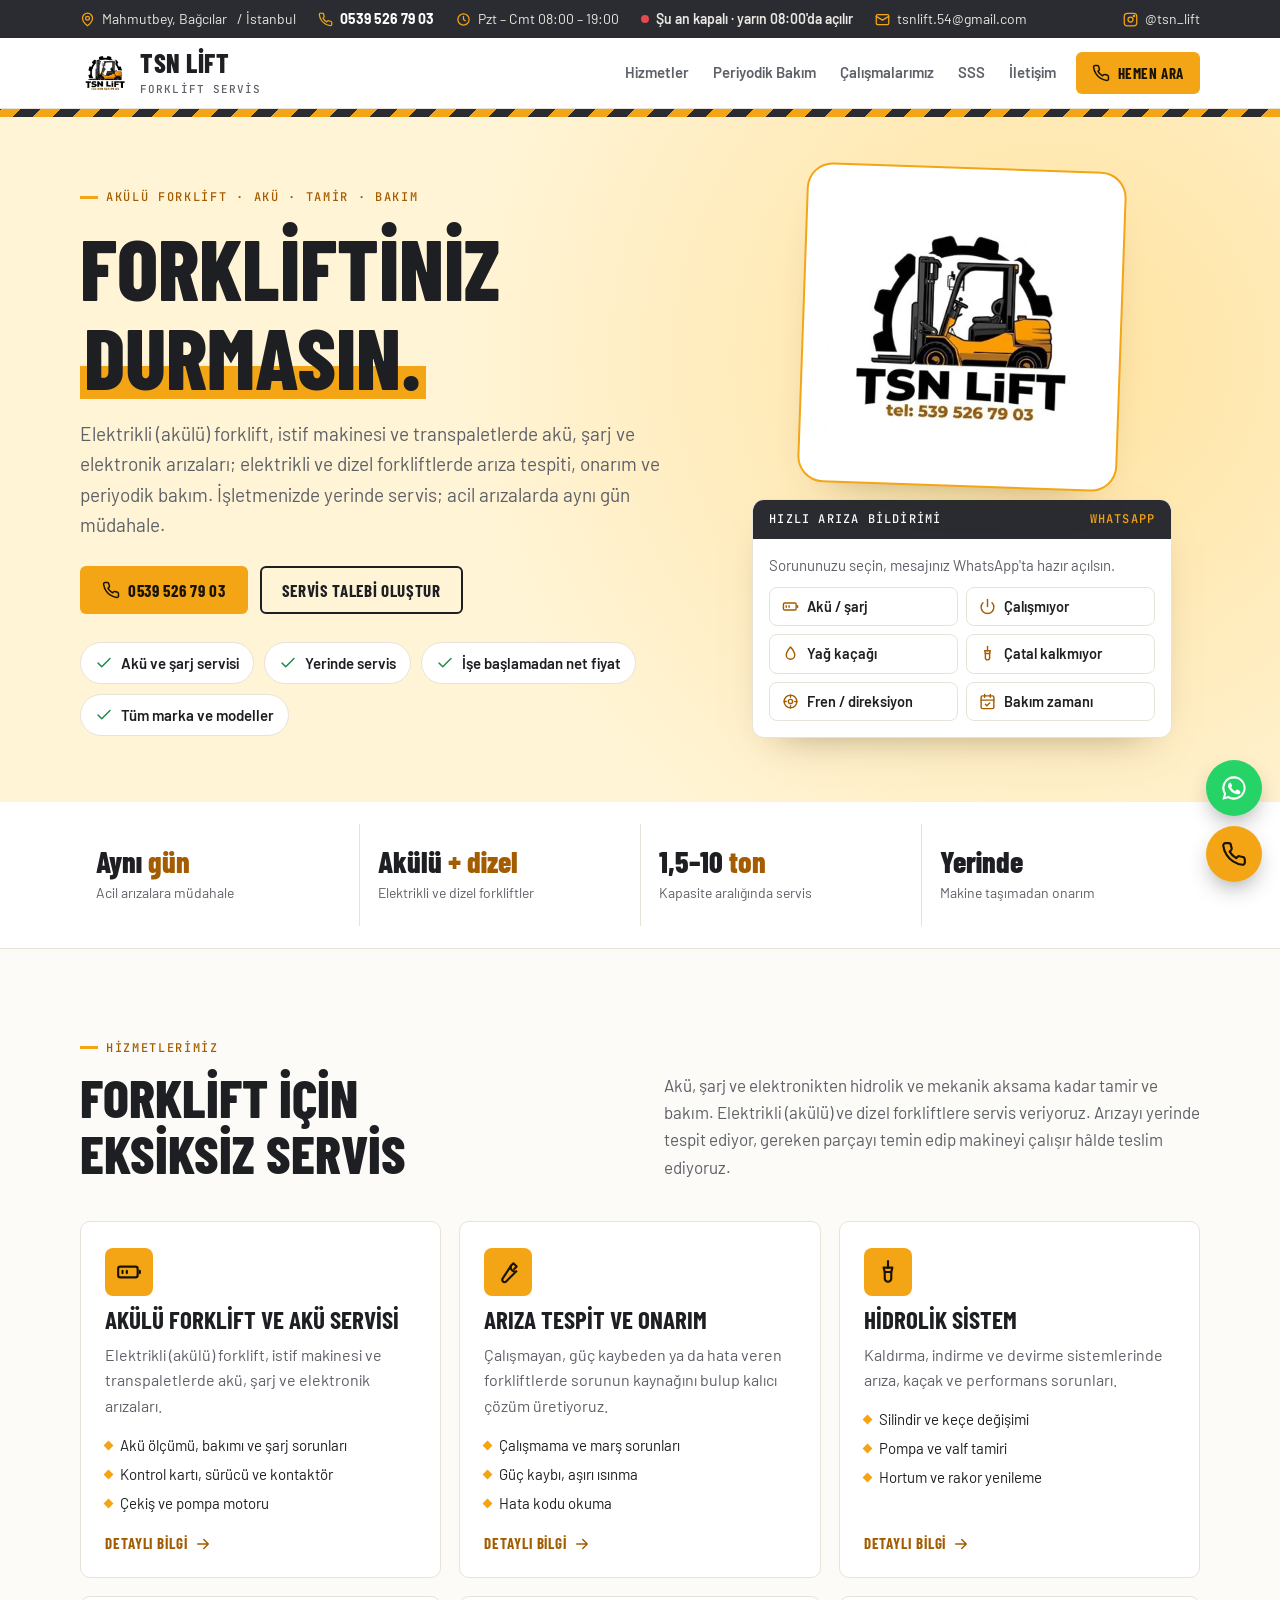
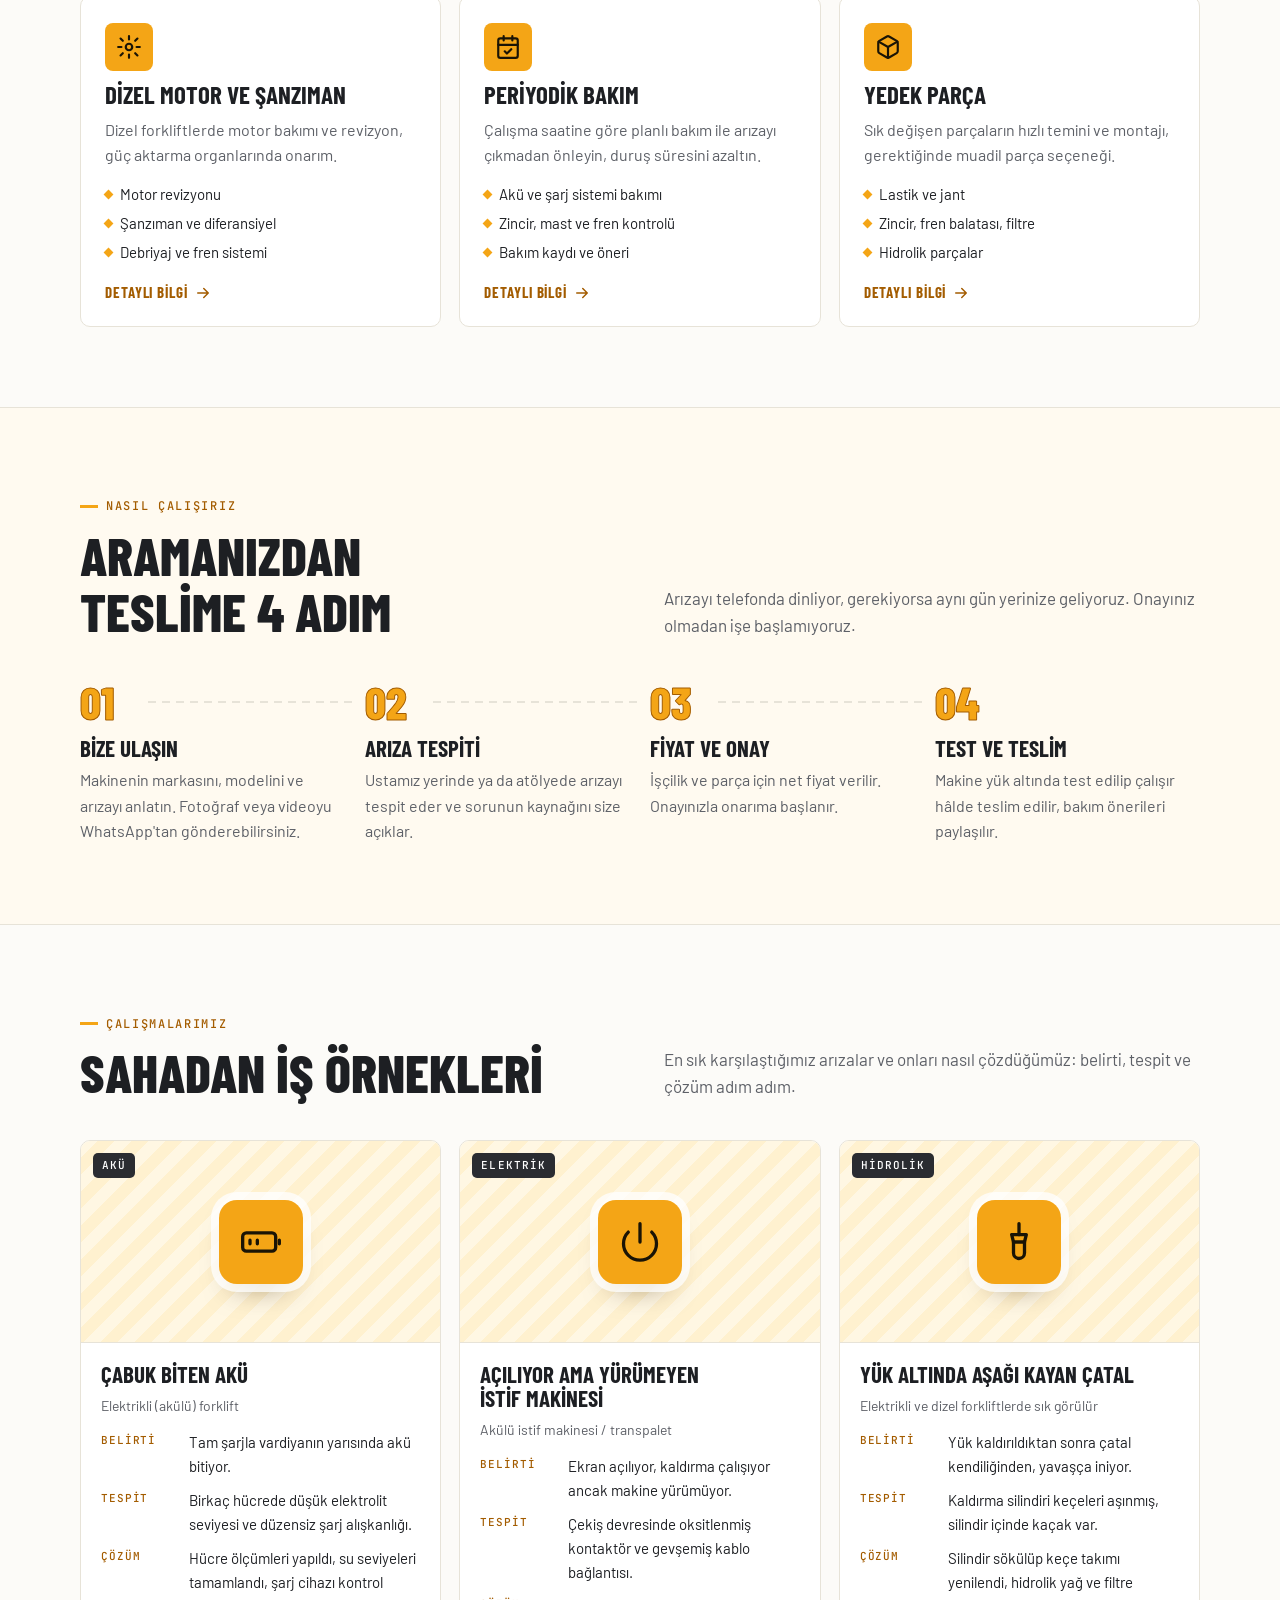
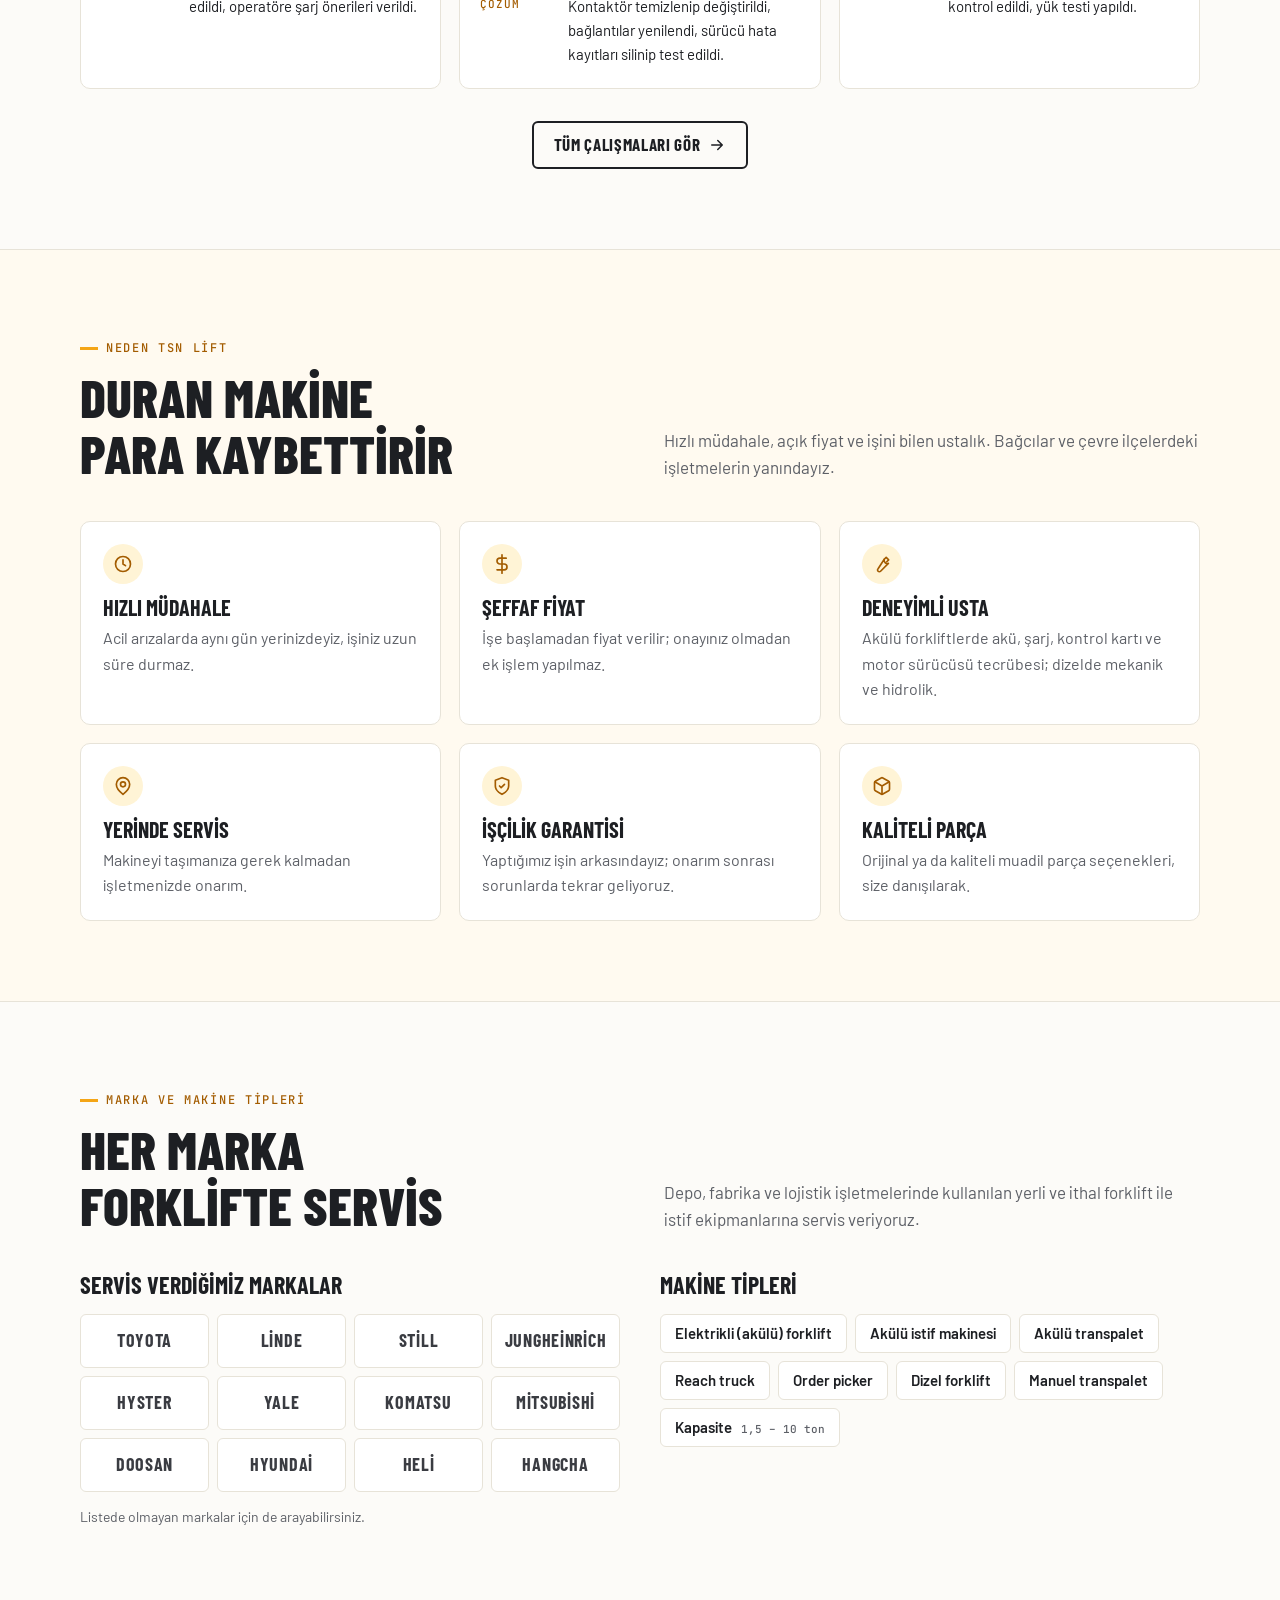
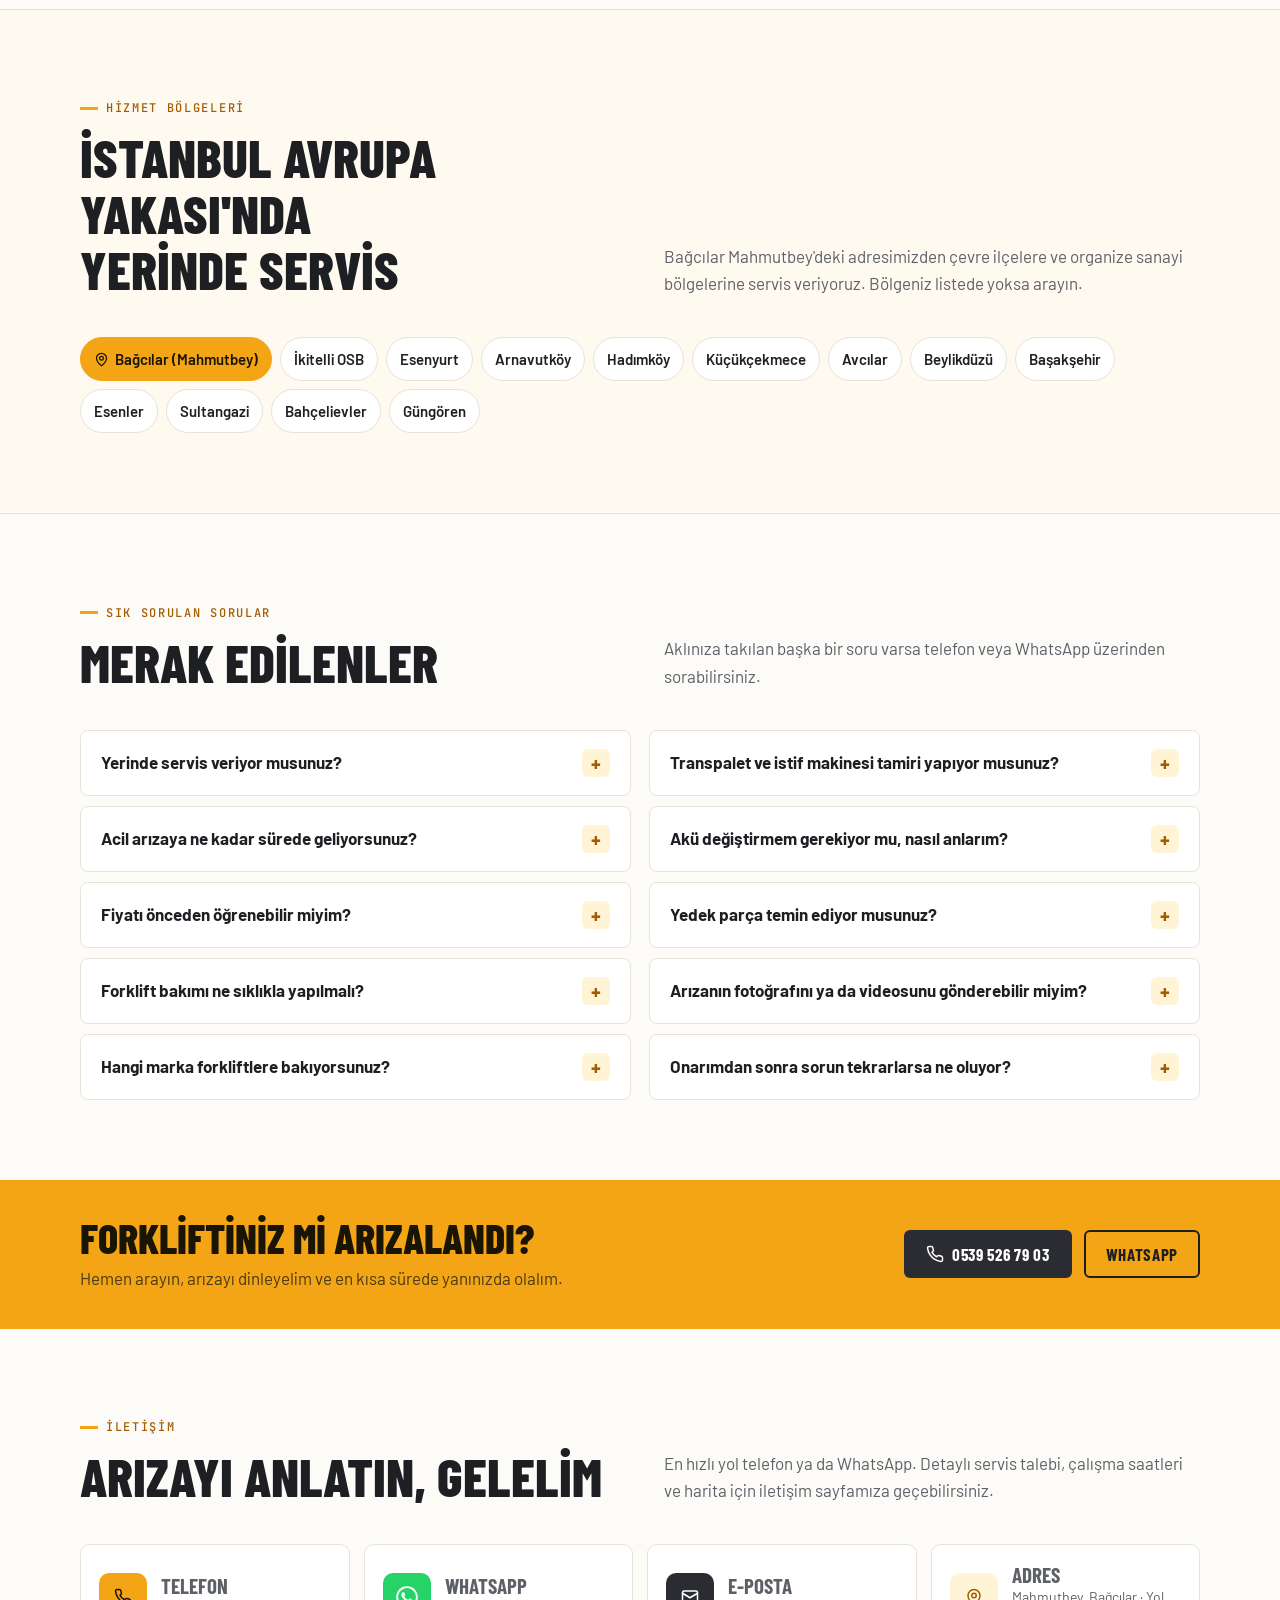
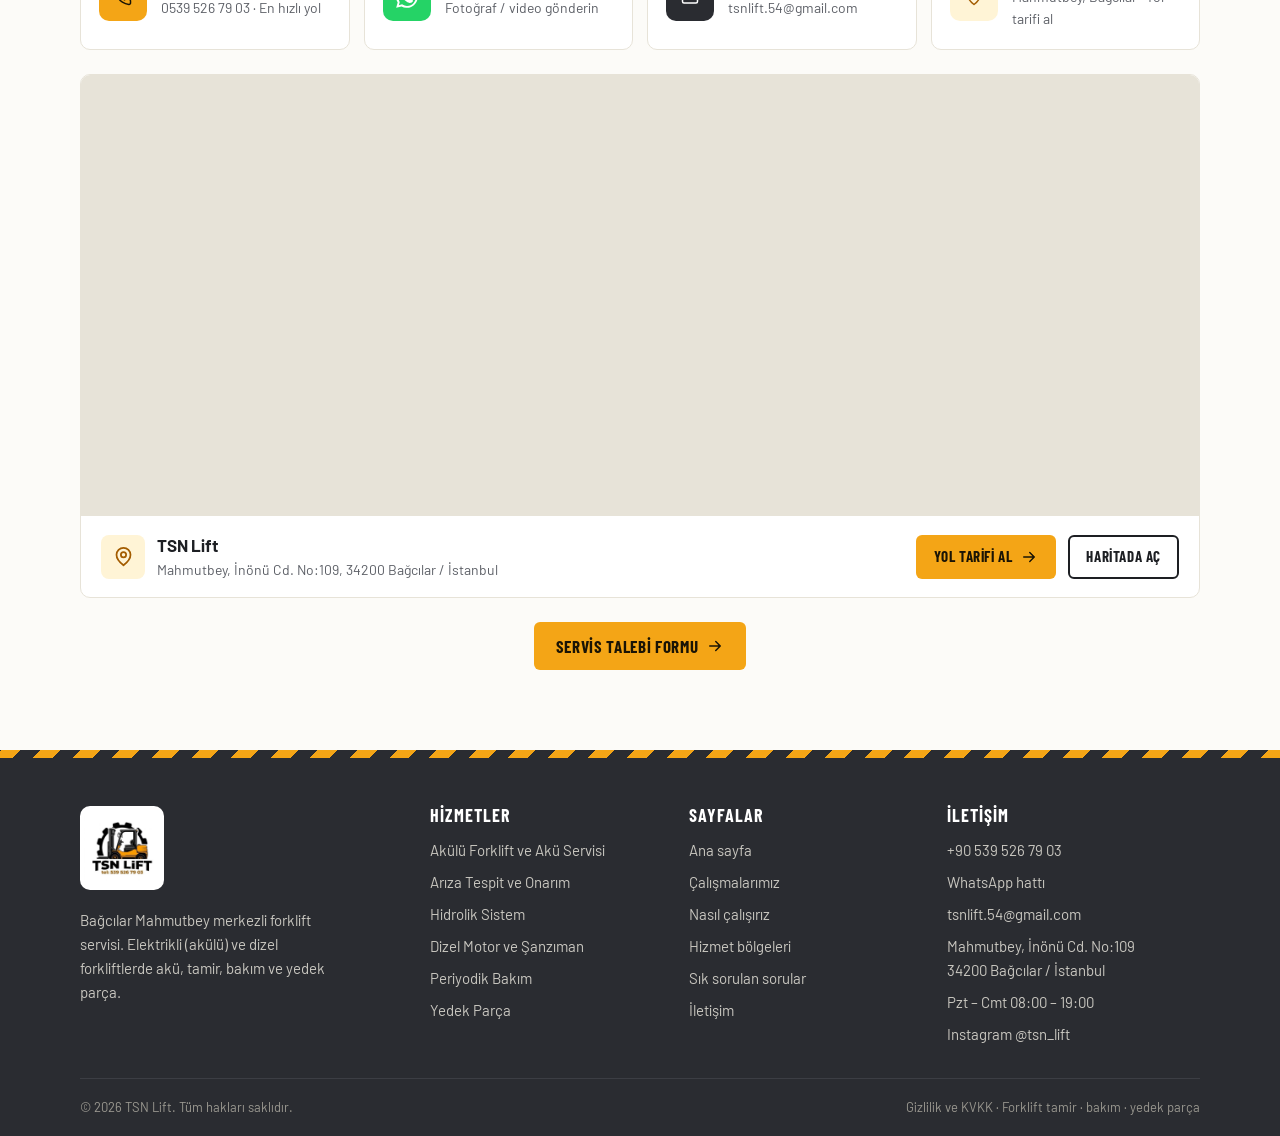
<file: index.html>
<!doctype html>
<html lang="tr">
<head>
<meta charset="utf-8">
<meta name="viewport" content="width=device-width, initial-scale=1">
<title>TSN Lift | Forklift, Transpalet ve İstif Makinesi Servisi – Bağcılar, İstanbul</title>
<meta name="description" content="Bağcılar Mahmutbey'de forklift, transpalet ve istif makinesi servisi. Akülü ve dizel forkliftlerde tamir, akü ve şarj arızaları, periyodik bakım ve yedek parça. Acil arızada aynı gün yerinde servis: 0539 526 79 03.">
<link rel="canonical" href="https://atakanbyildirim.github.io/tsnlift-site/">
<meta name="theme-color" content="#f4a516">
<meta property="og:type" content="website">
<meta property="og:locale" content="tr_TR">
<meta property="og:site_name" content="TSN Lift">
<meta property="og:title" content="TSN Lift | Forklift, Transpalet ve İstif Makinesi Servisi – Bağcılar, İstanbul">
<meta property="og:description" content="Bağcılar Mahmutbey'de forklift, transpalet ve istif makinesi servisi. Akülü ve dizel forkliftlerde tamir, akü ve şarj arızaları, periyodik bakım ve yedek parça. Acil arızada aynı gün yerinde servis: 0539 526 79 03.">
<meta property="og:url" content="https://atakanbyildirim.github.io/tsnlift-site/">
<meta property="og:image" content="https://atakanbyildirim.github.io/tsnlift-site/assets/img/og-image.jpg">
<meta name="twitter:card" content="summary_large_image">
<link rel="icon" type="image/png" sizes="32x32" href="assets/img/favicon-32.png">
<link rel="apple-touch-icon" href="assets/img/apple-touch-icon.png">
<link rel="manifest" href="site.webmanifest">
<link rel="preconnect" href="https://fonts.googleapis.com">
<link rel="preconnect" href="https://fonts.gstatic.com" crossorigin>
<link rel="stylesheet" href="https://fonts.googleapis.com/css2?family=Barlow+Condensed:wght@600;700;800&family=Barlow:wght@400;500;600;700&family=JetBrains+Mono:wght@500&subset=latin-ext&display=swap">
<link rel="stylesheet" href="assets/css/style.css">
<script type="application/ld+json">{"@context":"https://schema.org","@type":"LocalBusiness","@id":"https://atakanbyildirim.github.io/tsnlift-site/#isletme","name":"TSN Lift","description":"Bağcılar Mahmutbey merkezli forklift servisi. Elektrikli (akülü) ve dizel forkliftlerde akü ve şarj sistemleri, tamir, bakım ve yedek parça. Yerinde servis.","url":"https://atakanbyildirim.github.io/tsnlift-site/","logo":"https://atakanbyildirim.github.io/tsnlift-site/assets/img/logo.jpg","image":"https://atakanbyildirim.github.io/tsnlift-site/assets/img/og-image.jpg","telephone":"+905395267903","email":"tsnlift.54@gmail.com","address":{"@type":"PostalAddress","streetAddress":"Mahmutbey, İnönü Cd. No:109","postalCode":"34200","addressLocality":"Bağcılar","addressRegion":"İstanbul","addressCountry":"TR"},"geo":{"@type":"GeoCoordinates","latitude":41.0590245,"longitude":28.8307798},"hasMap":"https://www.google.com/maps/search/?api=1&query=Mahmutbey%2C%20%C4%B0n%C3%B6n%C3%BC%20Cd.%20No%3A109%2C%2034200%20Ba%C4%9Fc%C4%B1lar%2F%C4%B0stanbul","areaServed":[{"@type":"Place","name":"Başakşehir, İstanbul"},{"@type":"Place","name":"İkitelli OSB, İstanbul"},{"@type":"Place","name":"Esenyurt, İstanbul"},{"@type":"Place","name":"Arnavutköy, İstanbul"},{"@type":"Place","name":"Hadımköy, İstanbul"},{"@type":"Place","name":"Küçükçekmece, İstanbul"},{"@type":"Place","name":"Avcılar, İstanbul"},{"@type":"Place","name":"Beylikdüzü, İstanbul"},{"@type":"Place","name":"Bağcılar, İstanbul"},{"@type":"Place","name":"Esenler, İstanbul"},{"@type":"Place","name":"Sultangazi, İstanbul"},{"@type":"Place","name":"Bahçelievler, İstanbul"},{"@type":"Place","name":"Güngören, İstanbul"}],"openingHoursSpecification":[{"@type":"OpeningHoursSpecification","dayOfWeek":["Monday","Tuesday","Wednesday","Thursday","Friday","Saturday"],"opens":"08:00","closes":"19:00"}],"sameAs":["https://www.instagram.com/tsn_lift/"],"hasOfferCatalog":{"@type":"OfferCatalog","name":"Forklift servis hizmetleri","itemListElement":[{"@type":"Offer","itemOffered":{"@type":"Service","name":"Akülü Forklift ve Akü Servisi","description":"Elektrikli (akülü) forklift, istif makinesi ve transpaletlerde akü, şarj ve elektronik arızaları."}},{"@type":"Offer","itemOffered":{"@type":"Service","name":"Forklift arıza tespit ve onarım","description":"Çalışmayan, güç kaybeden ya da hata veren forkliftlerde sorunun kaynağını bulup kalıcı çözüm üretiyoruz."}},{"@type":"Offer","itemOffered":{"@type":"Service","name":"Forklift hidrolik sistem","description":"Kaldırma, indirme ve devirme sistemlerinde arıza, kaçak ve performans sorunları."}},{"@type":"Offer","itemOffered":{"@type":"Service","name":"Forklift dizel motor ve şanzıman","description":"Dizel forkliftlerde motor bakımı ve revizyon, güç aktarma organlarında onarım."}},{"@type":"Offer","itemOffered":{"@type":"Service","name":"Forklift periyodik bakım","description":"Çalışma saatine göre planlı bakım ile arızayı çıkmadan önleyin, duruş süresini azaltın."}},{"@type":"Offer","itemOffered":{"@type":"Service","name":"Forklift yedek parça","description":"Sık değişen parçaların hızlı temini ve montajı, gerektiğinde muadil parça seçeneği."}}]}}</script>
<script type="application/ld+json">{"@context":"https://schema.org","@type":"FAQPage","mainEntity":[{"@type":"Question","name":"Yerinde servis veriyor musunuz?","acceptedAnswer":{"@type":"Answer","text":"Evet. Arızaların büyük çoğunluğunu işletmenizde, makineyi taşımadan gideriyoruz. Büyük revizyon gereken durumlarda makine atölyeye alınır."}},{"@type":"Question","name":"Acil arızaya ne kadar sürede geliyorsunuz?","acceptedAnswer":{"@type":"Answer","text":"Bağcılar ve çevre ilçelerde acil arızalara genellikle aynı gün içinde müdahale ediyoruz. Kesin süre için arayın."}},{"@type":"Question","name":"Fiyatı önceden öğrenebilir miyim?","acceptedAnswer":{"@type":"Answer","text":"Arıza tespitinden sonra işçilik ve parça için net fiyat veriyoruz. Onayınız olmadan onarıma başlamıyoruz."}},{"@type":"Question","name":"Forklift bakımı ne sıklıkla yapılmalı?","acceptedAnswer":{"@type":"Answer","text":"Genel öneri her 250 çalışma saatinde bir ara bakım, yılda en az bir kez kapsamlı bakımdır. Kesin aralık, makinenin kullanım yoğunluğuna ve üreticinin önerisine göre belirlenir."}},{"@type":"Question","name":"Hangi marka forkliftlere bakıyorsunuz?","acceptedAnswer":{"@type":"Answer","text":"Toyota, Linde, Still, Jungheinrich, Hyster, Yale, Komatsu, Mitsubishi, Doosan, Hyundai, Heli, Hangcha ve diğer yaygın markalarda elektrikli (akülü) ve dizel modellere servis veriyoruz."}},{"@type":"Question","name":"Transpalet ve istif makinesi tamiri yapıyor musunuz?","acceptedAnswer":{"@type":"Answer","text":"Evet. Manuel ve akülü transpaletlere, akülü istif makinelerine, reach truck ve order picker'lara servis veriyoruz. Hidrolik kaçak, tekerlek, akü, şarj ve elektronik arızalarını çoğunlukla yerinde gideriyoruz."}},{"@type":"Question","name":"Akü değiştirmem gerekiyor mu, nasıl anlarım?","acceptedAnswer":{"@type":"Answer","text":"Akünün çabuk bitmesi her zaman değişim gerektiği anlamına gelmez. Önce hücre ölçümü, su seviyesi ve şarj cihazı kontrolüyle akünün gerçek durumunu tespit ediyoruz. Çoğu zaman bakım veya şarj düzeniyle sorun çözülür; değişim gerçekten gerekiyorsa bunu size açıkça söylüyoruz."}},{"@type":"Question","name":"Yedek parça temin ediyor musunuz?","acceptedAnswer":{"@type":"Answer","text":"Evet. Sık kullanılan parçaları hızlıca temin ediyoruz; orijinal ve muadil seçenekleri fiyatlarıyla birlikte size sunuyoruz."}},{"@type":"Question","name":"Arızanın fotoğrafını ya da videosunu gönderebilir miyim?","acceptedAnswer":{"@type":"Answer","text":"Evet, WhatsApp hattımıza gönderebilirsiniz. Görüntü, arızayı önceden değerlendirip doğru parça ve ekipmanla gelmemizi kolaylaştırır."}},{"@type":"Question","name":"Onarımdan sonra sorun tekrarlarsa ne oluyor?","acceptedAnswer":{"@type":"Answer","text":"Yaptığımız işin arkasındayız. Onarım sonrası aynı konuda bir sorun yaşarsanız bize ulaşın, tekrar gelip kontrol ediyoruz."}}]}</script>
</head>
<body>
<a class="skip" href="#icerik">İçeriğe geç</a>
<div class="infobar">
  <div class="wrap">
    <a href="https://www.google.com/maps/search/?api=1&amp;query=Mahmutbey%2C%20%C4%B0n%C3%B6n%C3%BC%20Cd.%20No%3A109%2C%2034200%20Ba%C4%9Fc%C4%B1lar%2F%C4%B0stanbul" target="_blank" rel="noopener"><svg class="i" viewBox="0 0 24 24" aria-hidden="true"><path d="M20 10c0 6-8 12-8 12S4 16 4 10a8 8 0 0 1 16 0z"/><circle cx="12" cy="10" r="3"/></svg>Mahmutbey, Bağcılar<span class="hide-s">&nbsp;/ İstanbul</span></a>
    <a class="infobar-tel" href="tel:+905395267903"><svg class="i" viewBox="0 0 24 24" aria-hidden="true"><path d="M22 16.9v3a2 2 0 0 1-2.2 2 19.8 19.8 0 0 1-8.6-3.1 19.5 19.5 0 0 1-6-6A19.8 19.8 0 0 1 2.1 4.2 2 2 0 0 1 4.1 2h3a2 2 0 0 1 2 1.7c.1.9.4 1.8.7 2.7a2 2 0 0 1-.5 2.1L8 9.8a16 16 0 0 0 6 6l1.3-1.3a2 2 0 0 1 2.1-.4c.9.3 1.8.6 2.7.7a2 2 0 0 1 1.7 2z"/></svg>0539 526 79 03</a>
    <span class="hide-s"><svg class="i" viewBox="0 0 24 24" aria-hidden="true"><circle cx="12" cy="12" r="9"/><path d="M12 7v5l3 2"/></svg>Pzt – Cmt 08:00 – 19:00</span>
    <span class="status hide-s" aria-live="polite"></span>
    <a class="hide-s" href="mailto:tsnlift.54@gmail.com"><svg class="i" viewBox="0 0 24 24" aria-hidden="true"><rect x="2" y="4" width="20" height="16" rx="2"/><path d="m22 7-10 6L2 7"/></svg>tsnlift.54@gmail.com</a>
    <a class="push hide-s" href="https://www.instagram.com/tsn_lift/" target="_blank" rel="noopener"><svg class="i" viewBox="0 0 24 24" aria-hidden="true"><rect x="2" y="2" width="20" height="20" rx="5"/><circle cx="12" cy="12" r="4"/><circle cx="17.5" cy="6.5" r="1"/></svg>@tsn_lift</a>
  </div>
</div>

<header class="top">
  <div class="wrap">
    <a class="brand" href="index.html" aria-label="TSN Lift ana sayfa"><img src="assets/img/logo.jpg" alt="" width="50" height="50"><span><b>TSN LİFT</b><small>Forklift Servis</small></span></a>
    <nav class="links" aria-label="Ana menü">
      <a href="hizmetler.html">Hizmetler</a>
      <a href="periyodik-bakim.html">Periyodik Bakım</a>
      <a href="calismalar.html">Çalışmalarımız</a>
      <a href="index.html#sss">SSS</a>
      <a href="iletisim.html">İletişim</a>
    </nav>
    <a class="btn btn-y" href="tel:+905395267903"><svg class="i" viewBox="0 0 24 24" aria-hidden="true"><path d="M22 16.9v3a2 2 0 0 1-2.2 2 19.8 19.8 0 0 1-8.6-3.1 19.5 19.5 0 0 1-6-6A19.8 19.8 0 0 1 2.1 4.2 2 2 0 0 1 4.1 2h3a2 2 0 0 1 2 1.7c.1.9.4 1.8.7 2.7a2 2 0 0 1-.5 2.1L8 9.8a16 16 0 0 0 6 6l1.3-1.3a2 2 0 0 1 2.1-.4c.9.3 1.8.6 2.7.7a2 2 0 0 1 1.7 2z"/></svg><span>Hemen Ara</span></a>
    <button class="menu-btn" id="menu-btn" type="button" aria-label="Menüyü aç" aria-expanded="false" aria-controls="drawer"><svg class="i" viewBox="0 0 24 24" aria-hidden="true"><path d="M3 6h18M3 12h18M3 18h18"/></svg></button>
  </div>
</header>
<div class="hazard" aria-hidden="true"></div>

<div class="drawer" id="drawer" aria-hidden="true">
  <div class="scrim" data-close></div>
  <div class="panel" role="dialog" aria-modal="true" aria-label="Menü">
    <div class="p-head"><b>Menü</b><button class="menu-btn" type="button" data-close aria-label="Menüyü kapat" style="display:grid"><svg class="i" viewBox="0 0 24 24" aria-hidden="true"><path d="M18 6 6 18M6 6l12 12"/></svg></button></div>
    <nav aria-label="Mobil menü">
      <a href="index.html" aria-current="page">Ana Sayfa<svg class="i" viewBox="0 0 24 24" aria-hidden="true"><path d="M5 12h14M13 6l6 6-6 6"/></svg></a>
      <a href="hizmetler.html">Hizmetler<svg class="i" viewBox="0 0 24 24" aria-hidden="true"><path d="M5 12h14M13 6l6 6-6 6"/></svg></a>
      <a href="periyodik-bakim.html">Periyodik Bakım<svg class="i" viewBox="0 0 24 24" aria-hidden="true"><path d="M5 12h14M13 6l6 6-6 6"/></svg></a>
      <a href="calismalar.html">Çalışmalarımız<svg class="i" viewBox="0 0 24 24" aria-hidden="true"><path d="M5 12h14M13 6l6 6-6 6"/></svg></a>
      <a href="index.html#sss">SSS<svg class="i" viewBox="0 0 24 24" aria-hidden="true"><path d="M5 12h14M13 6l6 6-6 6"/></svg></a>
      <a href="iletisim.html">İletişim<svg class="i" viewBox="0 0 24 24" aria-hidden="true"><path d="M5 12h14M13 6l6 6-6 6"/></svg></a>
    </nav>
    <div class="p-foot">
      <span class="status"></span>
      <a class="btn btn-y" href="tel:+905395267903"><svg class="i" viewBox="0 0 24 24" aria-hidden="true"><path d="M22 16.9v3a2 2 0 0 1-2.2 2 19.8 19.8 0 0 1-8.6-3.1 19.5 19.5 0 0 1-6-6A19.8 19.8 0 0 1 2.1 4.2 2 2 0 0 1 4.1 2h3a2 2 0 0 1 2 1.7c.1.9.4 1.8.7 2.7a2 2 0 0 1-.5 2.1L8 9.8a16 16 0 0 0 6 6l1.3-1.3a2 2 0 0 1 2.1-.4c.9.3 1.8.6 2.7.7a2 2 0 0 1 1.7 2z"/></svg>0539 526 79 03</a>
      <a class="btn btn-w" href="https://wa.me/905395267903" target="_blank" rel="noopener">WhatsApp'tan yazın</a>
    </div>
  </div>
</div>

<main id="icerik">
<section class="hero">
  <div class="wrap">
    <div>
      <div class="eyebrow">Akülü forklift · akü · tamir · bakım</div>
      <h1 class="up">Forkliftiniz <em>durmasın.</em></h1>
      <p class="lead">Elektrikli (akülü) forklift, istif makinesi ve transpaletlerde akü, şarj ve elektronik arızaları; elektrikli ve dizel forkliftlerde arıza tespiti, onarım ve periyodik bakım. İşletmenizde yerinde servis; acil arızalarda aynı gün müdahale.</p>
      <div class="cta-row">
        <a class="btn btn-y" href="tel:+905395267903"><svg class="i" viewBox="0 0 24 24" aria-hidden="true"><path d="M22 16.9v3a2 2 0 0 1-2.2 2 19.8 19.8 0 0 1-8.6-3.1 19.5 19.5 0 0 1-6-6A19.8 19.8 0 0 1 2.1 4.2 2 2 0 0 1 4.1 2h3a2 2 0 0 1 2 1.7c.1.9.4 1.8.7 2.7a2 2 0 0 1-.5 2.1L8 9.8a16 16 0 0 0 6 6l1.3-1.3a2 2 0 0 1 2.1-.4c.9.3 1.8.6 2.7.7a2 2 0 0 1 1.7 2z"/></svg>0539 526 79 03</a>
        <a class="btn btn-o" href="iletisim.html#form">Servis Talebi Oluştur</a>
      </div>
      <div class="badges">
        <span class="badge"><svg class="i" viewBox="0 0 24 24" aria-hidden="true"><path d="M20 6 9 17l-5-5"/></svg>Akü ve şarj servisi</span>
        <span class="badge"><svg class="i" viewBox="0 0 24 24" aria-hidden="true"><path d="M20 6 9 17l-5-5"/></svg>Yerinde servis</span>
        <span class="badge"><svg class="i" viewBox="0 0 24 24" aria-hidden="true"><path d="M20 6 9 17l-5-5"/></svg>İşe başlamadan net fiyat</span>
        <span class="badge"><svg class="i" viewBox="0 0 24 24" aria-hidden="true"><path d="M20 6 9 17l-5-5"/></svg>Tüm marka ve modeller</span>
      </div>
    </div>
    <div class="hero-side">
      <div class="logo-plate"><img src="assets/img/logo.jpg" alt="TSN Lift forklift servis logosu" width="360" height="360"></div>
      <div class="quick">
        <div class="q-head"><span>Hızlı arıza bildirimi</span><span>WhatsApp</span></div>
        <div class="q-body">
          <p>Sorununuzu seçin, mesajınız WhatsApp'ta hazır açılsın.</p>
          <div class="opts">
            <a href="https://wa.me/905395267903?text=Merhaba%20TSN%20Lift%2C%20Ak%C3%BC%20%C3%A7abuk%20bitiyor%20veya%20%C5%9Farj%20olmuyor.%20Marka%20%2F%20model%3A%20" target="_blank" rel="noopener"><svg class="i" viewBox="0 0 24 24" aria-hidden="true"><rect x="2" y="7" width="18" height="10" rx="2"/><path d="M22 11v2M6 11v2M10 11v2"/></svg>Akü / şarj</a>
            <a href="https://wa.me/905395267903?text=Merhaba%20TSN%20Lift%2C%20Forklift%20%C3%A7al%C4%B1%C5%9Fm%C4%B1yor%20%2F%20y%C3%BCr%C3%BCm%C3%BCyor.%20Marka%20%2F%20model%3A%20" target="_blank" rel="noopener"><svg class="i" viewBox="0 0 24 24" aria-hidden="true"><path d="M18.4 6.6a9 9 0 1 1-12.8 0"/><path d="M12 2v10"/></svg>Çalışmıyor</a>
            <a href="https://wa.me/905395267903?text=Merhaba%20TSN%20Lift%2C%20Forkliftte%20hidrolik%20veya%20motor%20ya%C4%9F%C4%B1%20ka%C3%A7a%C4%9F%C4%B1%20var.%20Marka%20%2F%20model%3A%20" target="_blank" rel="noopener"><svg class="i" viewBox="0 0 24 24" aria-hidden="true"><path d="M12 2.7s-6 6.8-6 11.3a6 6 0 0 0 12 0c0-4.5-6-11.3-6-11.3z"/></svg>Yağ kaçağı</a>
            <a href="https://wa.me/905395267903?text=Merhaba%20TSN%20Lift%2C%20%C3%87atal%20kalkm%C4%B1yor%20ya%20da%20y%C3%BCk%20alt%C4%B1nda%20a%C5%9Fa%C4%9F%C4%B1%20kay%C4%B1yor.%20Marka%20%2F%20model%3A%20" target="_blank" rel="noopener"><svg class="i" viewBox="0 0 24 24" aria-hidden="true"><path d="M12 2v6"/><path d="M8 8h8l-1 4H9z"/><path d="M9 12v6a3 3 0 0 0 6 0v-6"/></svg>Çatal kalkmıyor</a>
            <a href="https://wa.me/905395267903?text=Merhaba%20TSN%20Lift%2C%20Fren%20tutmuyor%20ya%20da%20direksiyon%20a%C4%9F%C4%B1r.%20Marka%20%2F%20model%3A%20" target="_blank" rel="noopener"><svg class="i" viewBox="0 0 24 24" aria-hidden="true"><circle cx="12" cy="12" r="9"/><circle cx="12" cy="12" r="3"/><path d="M12 3v3M21 12h-3M12 21v-3M3 12h3"/></svg>Fren / direksiyon</a>
            <a href="https://wa.me/905395267903?text=Merhaba%20TSN%20Lift%2C%20Periyodik%20bak%C4%B1m%20randevusu%20almak%20istiyorum.%20Marka%20%2F%20model%3A%20" target="_blank" rel="noopener"><svg class="i" viewBox="0 0 24 24" aria-hidden="true"><rect x="3" y="4" width="18" height="18" rx="2"/><path d="M16 2v4M8 2v4M3 10h18"/><path d="m9 16 2 2 4-4"/></svg>Bakım zamanı</a>
          </div>
        </div>
      </div>
    </div>
  </div>
</section>

<div class="strip">
  <div class="wrap">
    <div><b>Aynı <span>gün</span></b><p>Acil arızalara müdahale</p></div>
    <div><b>Akülü <span>+ dizel</span></b><p>Elektrikli ve dizel forkliftler</p></div>
    <div><b>1,5–10 <span>ton</span></b><p>Kapasite aralığında servis</p></div>
    <div><b>Yerinde</b><p>Makine taşımadan onarım</p></div>
  </div>
</div>

<section class="block" id="hizmetler">
  <div class="wrap">
    <div class="head">
      <div><div class="eyebrow">Hizmetlerimiz</div><h2 class="up">Forklift için eksiksiz servis</h2></div>
      <p>Akü, şarj ve elektronikten hidrolik ve mekanik aksama kadar tamir ve bakım. Elektrikli (akülü) ve dizel forkliftlere servis veriyoruz. Arızayı yerinde tespit ediyor, gereken parçayı temin edip makineyi çalışır hâlde teslim ediyoruz.</p>
    </div>
    <div class="services">
      
      <a class="svc" href="hizmetler.html#elektrik-aku">
        <div class="ic"><svg class="i" viewBox="0 0 24 24" aria-hidden="true"><rect x="2" y="7" width="18" height="10" rx="2"/><path d="M22 11v2M6 11v2M10 11v2"/></svg></div>
        <h3 class="up">Akülü Forklift ve Akü Servisi</h3>
        <p>Elektrikli (akülü) forklift, istif makinesi ve transpaletlerde akü, şarj ve elektronik arızaları.</p>
        <ul><li>Akü ölçümü, bakımı ve şarj sorunları</li><li>Kontrol kartı, sürücü ve kontaktör</li><li>Çekiş ve pompa motoru</li></ul>
        <span class="go">Detaylı bilgi <svg class="i" viewBox="0 0 24 24" aria-hidden="true"><path d="M5 12h14M13 6l6 6-6 6"/></svg></span>
      </a>
      <a class="svc" href="hizmetler.html#ariza-onarim">
        <div class="ic"><svg class="i" viewBox="0 0 24 24" aria-hidden="true"><path d="M14.7 6.3a4 4 0 0 0 5 5l-9.4 9.4a2.1 2.1 0 0 1-3-3z"/><path d="M14.7 6.3 17 4l3 3-2.3 2.3"/></svg></div>
        <h3 class="up">Arıza Tespit ve Onarım</h3>
        <p>Çalışmayan, güç kaybeden ya da hata veren forkliftlerde sorunun kaynağını bulup kalıcı çözüm üretiyoruz.</p>
        <ul><li>Çalışmama ve marş sorunları</li><li>Güç kaybı, aşırı ısınma</li><li>Hata kodu okuma</li></ul>
        <span class="go">Detaylı bilgi <svg class="i" viewBox="0 0 24 24" aria-hidden="true"><path d="M5 12h14M13 6l6 6-6 6"/></svg></span>
      </a>
      <a class="svc" href="hizmetler.html#hidrolik">
        <div class="ic"><svg class="i" viewBox="0 0 24 24" aria-hidden="true"><path d="M12 2v6"/><path d="M8 8h8l-1 4H9z"/><path d="M9 12v6a3 3 0 0 0 6 0v-6"/></svg></div>
        <h3 class="up">Hidrolik Sistem</h3>
        <p>Kaldırma, indirme ve devirme sistemlerinde arıza, kaçak ve performans sorunları.</p>
        <ul><li>Silindir ve keçe değişimi</li><li>Pompa ve valf tamiri</li><li>Hortum ve rakor yenileme</li></ul>
        <span class="go">Detaylı bilgi <svg class="i" viewBox="0 0 24 24" aria-hidden="true"><path d="M5 12h14M13 6l6 6-6 6"/></svg></span>
      </a>
      <a class="svc" href="hizmetler.html#motor-sanziman">
        <div class="ic"><svg class="i" viewBox="0 0 24 24" aria-hidden="true"><circle cx="12" cy="12" r="3"/><path d="M12 2v3M12 19v3M4.2 4.2l2.1 2.1M17.7 17.7l2.1 2.1M2 12h3M19 12h3M4.2 19.8l2.1-2.1M17.7 6.3l2.1-2.1"/></svg></div>
        <h3 class="up">Dizel Motor ve Şanzıman</h3>
        <p>Dizel forkliftlerde motor bakımı ve revizyon, güç aktarma organlarında onarım.</p>
        <ul><li>Motor revizyonu</li><li>Şanzıman ve diferansiyel</li><li>Debriyaj ve fren sistemi</li></ul>
        <span class="go">Detaylı bilgi <svg class="i" viewBox="0 0 24 24" aria-hidden="true"><path d="M5 12h14M13 6l6 6-6 6"/></svg></span>
      </a>
      <a class="svc" href="periyodik-bakim.html">
        <div class="ic"><svg class="i" viewBox="0 0 24 24" aria-hidden="true"><rect x="3" y="4" width="18" height="18" rx="2"/><path d="M16 2v4M8 2v4M3 10h18"/><path d="m9 16 2 2 4-4"/></svg></div>
        <h3 class="up">Periyodik Bakım</h3>
        <p>Çalışma saatine göre planlı bakım ile arızayı çıkmadan önleyin, duruş süresini azaltın.</p>
        <ul><li>Akü ve şarj sistemi bakımı</li><li>Zincir, mast ve fren kontrolü</li><li>Bakım kaydı ve öneri</li></ul>
        <span class="go">Detaylı bilgi <svg class="i" viewBox="0 0 24 24" aria-hidden="true"><path d="M5 12h14M13 6l6 6-6 6"/></svg></span>
      </a>
      <a class="svc" href="hizmetler.html#yedek-parca">
        <div class="ic"><svg class="i" viewBox="0 0 24 24" aria-hidden="true"><path d="M21 16V8a2 2 0 0 0-1-1.7l-7-4a2 2 0 0 0-2 0l-7 4A2 2 0 0 0 3 8v8a2 2 0 0 0 1 1.7l7 4a2 2 0 0 0 2 0l7-4a2 2 0 0 0 1-1.7z"/><path d="M3.3 7 12 12l8.7-5M12 22V12"/></svg></div>
        <h3 class="up">Yedek Parça</h3>
        <p>Sık değişen parçaların hızlı temini ve montajı, gerektiğinde muadil parça seçeneği.</p>
        <ul><li>Lastik ve jant</li><li>Zincir, fren balatası, filtre</li><li>Hidrolik parçalar</li></ul>
        <span class="go">Detaylı bilgi <svg class="i" viewBox="0 0 24 24" aria-hidden="true"><path d="M5 12h14M13 6l6 6-6 6"/></svg></span>
      </a>
    </div>
  </div>
</section>

<section class="block alt" id="surec">
  <div class="wrap">
    <div class="head">
      <div><div class="eyebrow">Nasıl çalışırız</div><h2 class="up">Aramanızdan teslime 4 adım</h2></div>
      <p>Arızayı telefonda dinliyor, gerekiyorsa aynı gün yerinize geliyoruz. Onayınız olmadan işe başlamıyoruz.</p>
    </div>
    <ol class="steps">
      <li><h3 class="up">Bize ulaşın</h3><p>Makinenin markasını, modelini ve arızayı anlatın. Fotoğraf veya videoyu WhatsApp'tan gönderebilirsiniz.</p></li>
      <li><h3 class="up">Arıza tespiti</h3><p>Ustamız yerinde ya da atölyede arızayı tespit eder ve sorunun kaynağını size açıklar.</p></li>
      <li><h3 class="up">Fiyat ve onay</h3><p>İşçilik ve parça için net fiyat verilir. Onayınızla onarıma başlanır.</p></li>
      <li><h3 class="up">Test ve teslim</h3><p>Makine yük altında test edilip çalışır hâlde teslim edilir, bakım önerileri paylaşılır.</p></li>
    </ol>
  </div>
</section>

<section class="block" id="calismalar">
  <div class="wrap">
    <div class="head">
      <div><div class="eyebrow">Çalışmalarımız</div><h2 class="up">Sahadan iş örnekleri</h2></div>
      <p>En sık karşılaştığımız arızalar ve onları nasıl çözdüğümüz: belirti, tespit ve çözüm adım adım.</p>
    </div>
    <div class="works">
      <article class="work" data-cat="elektrik">
        <div class="art"><span class="tag">Akü</span><div class="ill"><svg class="i" viewBox="0 0 24 24" aria-hidden="true"><rect x="2" y="7" width="18" height="10" rx="2"/><path d="M22 11v2M6 11v2M10 11v2"/></svg></div></div>
        <div class="body">
          <h3>Çabuk biten akü</h3>
          <p class="meta">Elektrikli (akülü) forklift</p>
          <dl>
            <div><dt>Belirti</dt><dd>Tam şarjla vardiyanın yarısında akü bitiyor.</dd></div>
            <div><dt>Tespit</dt><dd>Birkaç hücrede düşük elektrolit seviyesi ve düzensiz şarj alışkanlığı.</dd></div>
            <div><dt>Çözüm</dt><dd>Hücre ölçümleri yapıldı, su seviyeleri tamamlandı, şarj cihazı kontrol edildi, operatöre şarj önerileri verildi.</dd></div>
          </dl>
        </div>
      </article>
      <article class="work" data-cat="elektrik">
        <div class="art"><span class="tag">Elektrik</span><div class="ill"><svg class="i" viewBox="0 0 24 24" aria-hidden="true"><path d="M18.4 6.6a9 9 0 1 1-12.8 0"/><path d="M12 2v10"/></svg></div></div>
        <div class="body">
          <h3>Açılıyor ama yürümeyen istif makinesi</h3>
          <p class="meta">Akülü istif makinesi / transpalet</p>
          <dl>
            <div><dt>Belirti</dt><dd>Ekran açılıyor, kaldırma çalışıyor ancak makine yürümüyor.</dd></div>
            <div><dt>Tespit</dt><dd>Çekiş devresinde oksitlenmiş kontaktör ve gevşemiş kablo bağlantısı.</dd></div>
            <div><dt>Çözüm</dt><dd>Kontaktör temizlenip değiştirildi, bağlantılar yenilendi, sürücü hata kayıtları silinip test edildi.</dd></div>
          </dl>
        </div>
      </article>
      <article class="work" data-cat="hidrolik">
        <div class="art"><span class="tag">Hidrolik</span><div class="ill"><svg class="i" viewBox="0 0 24 24" aria-hidden="true"><path d="M12 2v6"/><path d="M8 8h8l-1 4H9z"/><path d="M9 12v6a3 3 0 0 0 6 0v-6"/></svg></div></div>
        <div class="body">
          <h3>Yük altında aşağı kayan çatal</h3>
          <p class="meta">Elektrikli ve dizel forkliftlerde sık görülür</p>
          <dl>
            <div><dt>Belirti</dt><dd>Yük kaldırıldıktan sonra çatal kendiliğinden, yavaşça iniyor.</dd></div>
            <div><dt>Tespit</dt><dd>Kaldırma silindiri keçeleri aşınmış, silindir içinde kaçak var.</dd></div>
            <div><dt>Çözüm</dt><dd>Silindir sökülüp keçe takımı yenilendi, hidrolik yağ ve filtre kontrol edildi, yük testi yapıldı.</dd></div>
          </dl>
        </div>
      </article>
    </div>
    <div class="more"><a class="btn btn-o" href="calismalar.html">Tüm çalışmaları gör <svg class="i" viewBox="0 0 24 24" aria-hidden="true"><path d="M5 12h14M13 6l6 6-6 6"/></svg></a></div>
  </div>
</section>

<section class="block alt" id="neden">
  <div class="wrap">
    <div class="head">
      <div><div class="eyebrow">Neden TSN Lift</div><h2 class="up">Duran makine para kaybettirir</h2></div>
      <p>Hızlı müdahale, açık fiyat ve işini bilen ustalık. Bağcılar ve çevre ilçelerdeki işletmelerin yanındayız.</p>
    </div>
    <div class="why-grid">
      <div class="why-item"><div class="ic"><svg class="i" viewBox="0 0 24 24" aria-hidden="true"><circle cx="12" cy="12" r="9"/><path d="M12 7v5l3 2"/></svg></div><h3 class="up">Hızlı müdahale</h3><p>Acil arızalarda aynı gün yerinizdeyiz, işiniz uzun süre durmaz.</p></div>
      <div class="why-item"><div class="ic"><svg class="i" viewBox="0 0 24 24" aria-hidden="true"><path d="M12 1v22M17 5H9.5a3.5 3.5 0 0 0 0 7h5a3.5 3.5 0 0 1 0 7H6"/></svg></div><h3 class="up">Şeffaf fiyat</h3><p>İşe başlamadan fiyat verilir; onayınız olmadan ek işlem yapılmaz.</p></div>
      <div class="why-item"><div class="ic"><svg class="i" viewBox="0 0 24 24" aria-hidden="true"><path d="M14.7 6.3a4 4 0 0 0 5 5l-9.4 9.4a2.1 2.1 0 0 1-3-3z"/><path d="M14.7 6.3 17 4l3 3-2.3 2.3"/></svg></div><h3 class="up">Deneyimli usta</h3><p>Akülü forkliftlerde akü, şarj, kontrol kartı ve motor sürücüsü tecrübesi; dizelde mekanik ve hidrolik.</p></div>
      <div class="why-item"><div class="ic"><svg class="i" viewBox="0 0 24 24" aria-hidden="true"><path d="M20 10c0 6-8 12-8 12S4 16 4 10a8 8 0 0 1 16 0z"/><circle cx="12" cy="10" r="3"/></svg></div><h3 class="up">Yerinde servis</h3><p>Makineyi taşımanıza gerek kalmadan işletmenizde onarım.</p></div>
      <div class="why-item"><div class="ic"><svg class="i" viewBox="0 0 24 24" aria-hidden="true"><path d="M12 22s8-4 8-10V5l-8-3-8 3v7c0 6 8 10 8 10z"/><path d="m9 12 2 2 4-4"/></svg></div><h3 class="up">İşçilik garantisi</h3><p>Yaptığımız işin arkasındayız; onarım sonrası sorunlarda tekrar geliyoruz.</p></div>
      <div class="why-item"><div class="ic"><svg class="i" viewBox="0 0 24 24" aria-hidden="true"><path d="M21 16V8a2 2 0 0 0-1-1.7l-7-4a2 2 0 0 0-2 0l-7 4A2 2 0 0 0 3 8v8a2 2 0 0 0 1 1.7l7 4a2 2 0 0 0 2 0l7-4a2 2 0 0 0 1-1.7z"/><path d="M3.3 7 12 12l8.7-5M12 22V12"/></svg></div><h3 class="up">Kaliteli parça</h3><p>Orijinal ya da kaliteli muadil parça seçenekleri, size danışılarak.</p></div>
    </div>
  </div>
</section>

<section class="block" id="markalar">
  <div class="wrap">
    <div class="head">
      <div><div class="eyebrow">Marka ve makine tipleri</div><h2 class="up">Her marka forklifte servis</h2></div>
      <p>Depo, fabrika ve lojistik işletmelerinde kullanılan yerli ve ithal forklift ile istif ekipmanlarına servis veriyoruz.</p>
    </div>
    <div class="split">
      <div>
        <h3 class="up">Servis verdiğimiz markalar</h3>
        <div class="brandgrid"><span>Toyota</span><span>Linde</span><span>Still</span><span>Jungheinrich</span><span>Hyster</span><span>Yale</span><span>Komatsu</span><span>Mitsubishi</span><span>Doosan</span><span>Hyundai</span><span>Heli</span><span>Hangcha</span></div>
        <p class="note">Listede olmayan markalar için de arayabilirsiniz.</p>
      </div>
      <div>
        <h3 class="up">Makine tipleri</h3>
        <div class="chips"><span class="chip">Elektrikli (akülü) forklift</span><span class="chip">Akülü istif makinesi</span><span class="chip">Akülü transpalet</span><span class="chip">Reach truck</span><span class="chip">Order picker</span><span class="chip">Dizel forklift</span><span class="chip">Manuel transpalet</span><span class="chip">Kapasite <small>1,5 – 10 ton</small></span></div>
      </div>
    </div>
  </div>
</section>

<section class="block alt" id="bolgeler">
  <div class="wrap">
    <div class="head">
      <div><div class="eyebrow">Hizmet bölgeleri</div><h2 class="up">İstanbul Avrupa Yakası'nda yerinde servis</h2></div>
      <p>Bağcılar Mahmutbey'deki adresimizden çevre ilçelere ve organize sanayi bölgelerine servis veriyoruz. Bölgeniz listede yoksa arayın.</p>
    </div>
    <div class="areas">
      <span class="main"><svg class="i" viewBox="0 0 24 24" aria-hidden="true"><path d="M20 10c0 6-8 12-8 12S4 16 4 10a8 8 0 0 1 16 0z"/><circle cx="12" cy="10" r="3"/></svg>Bağcılar (Mahmutbey)</span>
      <span>İkitelli OSB</span><span>Esenyurt</span><span>Arnavutköy</span><span>Hadımköy</span><span>Küçükçekmece</span><span>Avcılar</span><span>Beylikdüzü</span><span>Başakşehir</span><span>Esenler</span><span>Sultangazi</span><span>Bahçelievler</span><span>Güngören</span>
    </div>
  </div>
</section>

<section class="block" id="sss">
  <div class="wrap">
    <div class="head">
      <div><div class="eyebrow">Sık sorulan sorular</div><h2 class="up">Merak edilenler</h2></div>
      <p>Aklınıza takılan başka bir soru varsa telefon veya WhatsApp üzerinden sorabilirsiniz.</p>
    </div>
    <div class="faq faq-cols">
      <div><details><summary>Yerinde servis veriyor musunuz?</summary><p>Evet. Arızaların büyük çoğunluğunu işletmenizde, makineyi taşımadan gideriyoruz. Büyük revizyon gereken durumlarda makine atölyeye alınır.</p></details>
<details><summary>Acil arızaya ne kadar sürede geliyorsunuz?</summary><p>Bağcılar ve çevre ilçelerde acil arızalara genellikle aynı gün içinde müdahale ediyoruz. Kesin süre için arayın.</p></details>
<details><summary>Fiyatı önceden öğrenebilir miyim?</summary><p>Arıza tespitinden sonra işçilik ve parça için net fiyat veriyoruz. Onayınız olmadan onarıma başlamıyoruz.</p></details>
<details><summary>Forklift bakımı ne sıklıkla yapılmalı?</summary><p>Genel öneri her 250 çalışma saatinde bir ara bakım, yılda en az bir kez kapsamlı bakımdır. Kesin aralık, makinenin kullanım yoğunluğuna ve üreticinin önerisine göre belirlenir.</p></details>
<details><summary>Hangi marka forkliftlere bakıyorsunuz?</summary><p>Toyota, Linde, Still, Jungheinrich, Hyster, Yale, Komatsu, Mitsubishi, Doosan, Hyundai, Heli, Hangcha ve diğer yaygın markalarda elektrikli (akülü) ve dizel modellere servis veriyoruz.</p></details></div>
      <div><details><summary>Transpalet ve istif makinesi tamiri yapıyor musunuz?</summary><p>Evet. Manuel ve akülü transpaletlere, akülü istif makinelerine, reach truck ve order picker'lara servis veriyoruz. Hidrolik kaçak, tekerlek, akü, şarj ve elektronik arızalarını çoğunlukla yerinde gideriyoruz.</p></details>
<details><summary>Akü değiştirmem gerekiyor mu, nasıl anlarım?</summary><p>Akünün çabuk bitmesi her zaman değişim gerektiği anlamına gelmez. Önce hücre ölçümü, su seviyesi ve şarj cihazı kontrolüyle akünün gerçek durumunu tespit ediyoruz. Çoğu zaman bakım veya şarj düzeniyle sorun çözülür; değişim gerçekten gerekiyorsa bunu size açıkça söylüyoruz.</p></details>
<details><summary>Yedek parça temin ediyor musunuz?</summary><p>Evet. Sık kullanılan parçaları hızlıca temin ediyoruz; orijinal ve muadil seçenekleri fiyatlarıyla birlikte size sunuyoruz.</p></details>
<details><summary>Arızanın fotoğrafını ya da videosunu gönderebilir miyim?</summary><p>Evet, WhatsApp hattımıza gönderebilirsiniz. Görüntü, arızayı önceden değerlendirip doğru parça ve ekipmanla gelmemizi kolaylaştırır.</p></details>
<details><summary>Onarımdan sonra sorun tekrarlarsa ne oluyor?</summary><p>Yaptığımız işin arkasındayız. Onarım sonrası aynı konuda bir sorun yaşarsanız bize ulaşın, tekrar gelip kontrol ediyoruz.</p></details></div>
    </div>
  </div>
</section>

<section class="band">
  <div class="wrap">
    <div><h2 class="up">Forkliftiniz mi arızalandı?</h2><p>Hemen arayın, arızayı dinleyelim ve en kısa sürede yanınızda olalım.</p></div>
    <div class="cta-row">
      <a class="btn btn-d" href="tel:+905395267903"><svg class="i" viewBox="0 0 24 24" aria-hidden="true"><path d="M22 16.9v3a2 2 0 0 1-2.2 2 19.8 19.8 0 0 1-8.6-3.1 19.5 19.5 0 0 1-6-6A19.8 19.8 0 0 1 2.1 4.2 2 2 0 0 1 4.1 2h3a2 2 0 0 1 2 1.7c.1.9.4 1.8.7 2.7a2 2 0 0 1-.5 2.1L8 9.8a16 16 0 0 0 6 6l1.3-1.3a2 2 0 0 1 2.1-.4c.9.3 1.8.6 2.7.7a2 2 0 0 1 1.7 2z"/></svg>0539 526 79 03</a>
      <a class="btn btn-o" href="https://wa.me/905395267903" target="_blank" rel="noopener">WhatsApp</a>
    </div>
  </div>
</section>

<section class="block" id="iletisim">
  <div class="wrap">
    <div class="head">
      <div><div class="eyebrow">İletişim</div><h2 class="up">Arızayı anlatın, gelelim</h2></div>
      <p>En hızlı yol telefon ya da WhatsApp. Detaylı servis talebi, çalışma saatleri ve harita için iletişim sayfamıza geçebilirsiniz.</p>
    </div>
    
    <div class="channels">
      <a class="channel" href="tel:+905395267903"><span class="ic"><svg class="i" viewBox="0 0 24 24" aria-hidden="true"><path d="M22 16.9v3a2 2 0 0 1-2.2 2 19.8 19.8 0 0 1-8.6-3.1 19.5 19.5 0 0 1-6-6A19.8 19.8 0 0 1 2.1 4.2 2 2 0 0 1 4.1 2h3a2 2 0 0 1 2 1.7c.1.9.4 1.8.7 2.7a2 2 0 0 1-.5 2.1L8 9.8a16 16 0 0 0 6 6l1.3-1.3a2 2 0 0 1 2.1-.4c.9.3 1.8.6 2.7.7a2 2 0 0 1 1.7 2z"/></svg></span><span><b>Telefon</b><span>0539 526 79 03 · En hızlı yol</span></span></a>
      <a class="channel wa" href="https://wa.me/905395267903?text=Merhaba%20TSN%20Lift%2C%20forkliftim%20i%C3%A7in%20bilgi%20almak%20istiyorum." target="_blank" rel="noopener"><span class="ic"><svg style="width:26px;height:26px" viewBox="0 0 24 24" fill="currentColor" aria-hidden="true"><path d="M12 2a10 10 0 0 0-8.6 15.1L2 22l5-1.3A10 10 0 1 0 12 2zm0 18.2a8.2 8.2 0 0 1-4.2-1.2l-.3-.2-3 .8.8-2.9-.2-.3A8.2 8.2 0 1 1 12 20.2zm4.5-6.1c-.2-.1-1.5-.7-1.7-.8-.2-.1-.4-.1-.6.1l-.8 1c-.1.2-.3.2-.5.1a6.7 6.7 0 0 1-3.3-2.9c-.3-.4.2-.4.7-1.4.1-.2 0-.3 0-.4l-.8-1.8c-.2-.5-.4-.4-.6-.4h-.5a1 1 0 0 0-.7.3 3 3 0 0 0-.9 2.2 5.2 5.2 0 0 0 1.1 2.7 11.8 11.8 0 0 0 4.5 4c1.7.7 2.3.8 3.2.6.5-.1 1.5-.6 1.7-1.2.2-.6.2-1.1.2-1.2-.1-.1-.3-.2-.5-.3z"/></svg></span><span><b>WhatsApp</b><span>Fotoğraf / video gönderin</span></span></a>
      <a class="channel ml" href="mailto:tsnlift.54@gmail.com"><span class="ic"><svg class="i" viewBox="0 0 24 24" aria-hidden="true"><rect x="2" y="4" width="20" height="16" rx="2"/><path d="m22 7-10 6L2 7"/></svg></span><span><b>E-posta</b><span>tsnlift.54@gmail.com</span></span></a>
      <a class="channel ad" href="https://www.google.com/maps/dir/?api=1&amp;destination=Mahmutbey%2C%20%C4%B0n%C3%B6n%C3%BC%20Cd.%20No%3A109%2C%2034200%20Ba%C4%9Fc%C4%B1lar%2F%C4%B0stanbul" target="_blank" rel="noopener"><span class="ic"><svg class="i" viewBox="0 0 24 24" aria-hidden="true"><path d="M20 10c0 6-8 12-8 12S4 16 4 10a8 8 0 0 1 16 0z"/><circle cx="12" cy="10" r="3"/></svg></span><span><b>Adres</b><span>Mahmutbey, Bağcılar · Yol tarifi al</span></span></a>
    </div>
    <div class="mapbox">
      <div class="map"><iframe title="TSN Lift konumu – Mahmutbey, Bağcılar" src="https://maps.google.com/maps?q=Mahmutbey%2C%20%C4%B0n%C3%B6n%C3%BC%20Cd.%20No%3A109%2C%2034200%20Ba%C4%9Fc%C4%B1lar%2F%C4%B0stanbul&amp;z=16&amp;output=embed" loading="lazy" referrerpolicy="no-referrer-when-downgrade"></iframe></div>
      <div class="map-bar">
        <div class="map-addr"><span class="ic"><svg class="i" viewBox="0 0 24 24" aria-hidden="true"><path d="M20 10c0 6-8 12-8 12S4 16 4 10a8 8 0 0 1 16 0z"/><circle cx="12" cy="10" r="3"/></svg></span><div><b>TSN Lift</b><span>Mahmutbey, İnönü Cd. No:109, 34200 Bağcılar / İstanbul</span></div></div>
        <div class="cta-row"><a class="btn btn-y" href="https://www.google.com/maps/dir/?api=1&amp;destination=Mahmutbey%2C%20%C4%B0n%C3%B6n%C3%BC%20Cd.%20No%3A109%2C%2034200%20Ba%C4%9Fc%C4%B1lar%2F%C4%B0stanbul" target="_blank" rel="noopener">Yol tarifi al <svg class="i" viewBox="0 0 24 24" aria-hidden="true"><path d="M5 12h14M13 6l6 6-6 6"/></svg></a><a class="btn btn-o" href="https://www.google.com/maps/search/?api=1&amp;query=Mahmutbey%2C%20%C4%B0n%C3%B6n%C3%BC%20Cd.%20No%3A109%2C%2034200%20Ba%C4%9Fc%C4%B1lar%2F%C4%B0stanbul" target="_blank" rel="noopener">Haritada aç</a></div>
      </div>
    </div>
    <div class="more" style="margin-top:24px"><a class="btn btn-y" href="iletisim.html#form">Servis talebi formu <svg class="i" viewBox="0 0 24 24" aria-hidden="true"><path d="M5 12h14M13 6l6 6-6 6"/></svg></a></div>
  </div>
</section>
</main>

<div class="hazard" aria-hidden="true"></div>
<footer>
  <div class="wrap">
    <div class="fgrid">
      <div class="fbrand"><img src="assets/img/logo.jpg" alt="TSN Lift logosu" width="84" height="84" loading="lazy"><p>Bağcılar Mahmutbey merkezli forklift servisi. Elektrikli (akülü) ve dizel forkliftlerde akü, tamir, bakım ve yedek parça.</p></div>
      <div><h4>Hizmetler</h4><ul><li><a href="hizmetler.html#elektrik-aku">Akülü Forklift ve Akü Servisi</a></li><li><a href="hizmetler.html#ariza-onarim">Arıza Tespit ve Onarım</a></li><li><a href="hizmetler.html#hidrolik">Hidrolik Sistem</a></li><li><a href="hizmetler.html#motor-sanziman">Dizel Motor ve Şanzıman</a></li><li><a href="periyodik-bakim.html">Periyodik Bakım</a></li><li><a href="hizmetler.html#yedek-parca">Yedek Parça</a></li></ul></div>
      <div><h4>Sayfalar</h4><ul><li><a href="index.html">Ana sayfa</a></li><li><a href="calismalar.html">Çalışmalarımız</a></li><li><a href="index.html#surec">Nasıl çalışırız</a></li><li><a href="index.html#bolgeler">Hizmet bölgeleri</a></li><li><a href="index.html#sss">Sık sorulan sorular</a></li><li><a href="iletisim.html">İletişim</a></li></ul></div>
      <div><h4>İletişim</h4><ul><li><a href="tel:+905395267903">+90 539 526 79 03</a></li><li><a href="https://wa.me/905395267903" target="_blank" rel="noopener">WhatsApp hattı</a></li><li><a href="mailto:tsnlift.54@gmail.com">tsnlift.54@gmail.com</a></li><li><a href="https://www.google.com/maps/search/?api=1&amp;query=Mahmutbey%2C%20%C4%B0n%C3%B6n%C3%BC%20Cd.%20No%3A109%2C%2034200%20Ba%C4%9Fc%C4%B1lar%2F%C4%B0stanbul" target="_blank" rel="noopener">Mahmutbey, İnönü Cd. No:109<br>34200 Bağcılar / İstanbul</a></li><li>Pzt – Cmt 08:00 – 19:00</li><li><a href="https://www.instagram.com/tsn_lift/" target="_blank" rel="noopener">Instagram @tsn_lift</a></li></ul></div>
    </div>
    <div class="fbottom"><span>© <span data-year>2026</span> TSN Lift. Tüm hakları saklıdır.</span><span><a href="gizlilik.html">Gizlilik ve KVKK</a> · Forklift tamir · bakım · yedek parça</span></div>
  </div>
</footer>

<div class="fab">
  <button class="totop" type="button" aria-label="Sayfanın başına dön"><svg class="i" viewBox="0 0 24 24" aria-hidden="true"><path d="M12 19V5M6 11l6-6 6 6"/></svg></button>
  <a class="wa" href="https://wa.me/905395267903" target="_blank" rel="noopener" aria-label="WhatsApp ile yazın"><svg viewBox="0 0 24 24" fill="currentColor" aria-hidden="true"><path d="M12 2a10 10 0 0 0-8.6 15.1L2 22l5-1.3A10 10 0 1 0 12 2zm0 18.2a8.2 8.2 0 0 1-4.2-1.2l-.3-.2-3 .8.8-2.9-.2-.3A8.2 8.2 0 1 1 12 20.2zm4.5-6.1c-.2-.1-1.5-.7-1.7-.8-.2-.1-.4-.1-.6.1l-.8 1c-.1.2-.3.2-.5.1a6.7 6.7 0 0 1-3.3-2.9c-.3-.4.2-.4.7-1.4.1-.2 0-.3 0-.4l-.8-1.8c-.2-.5-.4-.4-.6-.4h-.5a1 1 0 0 0-.7.3 3 3 0 0 0-.9 2.2 5.2 5.2 0 0 0 1.1 2.7 11.8 11.8 0 0 0 4.5 4c1.7.7 2.3.8 3.2.6.5-.1 1.5-.6 1.7-1.2.2-.6.2-1.1.2-1.2-.1-.1-.3-.2-.5-.3z"/></svg></a>
  <a class="tel" href="tel:+905395267903" aria-label="Telefonla arayın"><svg class="i" style="width:26px;height:26px" viewBox="0 0 24 24" aria-hidden="true"><path d="M22 16.9v3a2 2 0 0 1-2.2 2 19.8 19.8 0 0 1-8.6-3.1 19.5 19.5 0 0 1-6-6A19.8 19.8 0 0 1 2.1 4.2 2 2 0 0 1 4.1 2h3a2 2 0 0 1 2 1.7c.1.9.4 1.8.7 2.7a2 2 0 0 1-.5 2.1L8 9.8a16 16 0 0 0 6 6l1.3-1.3a2 2 0 0 1 2.1-.4c.9.3 1.8.6 2.7.7a2 2 0 0 1 1.7 2z"/></svg></a>
</div>
<script src="assets/js/main.js" defer></script>
</body>
</html>
</file>
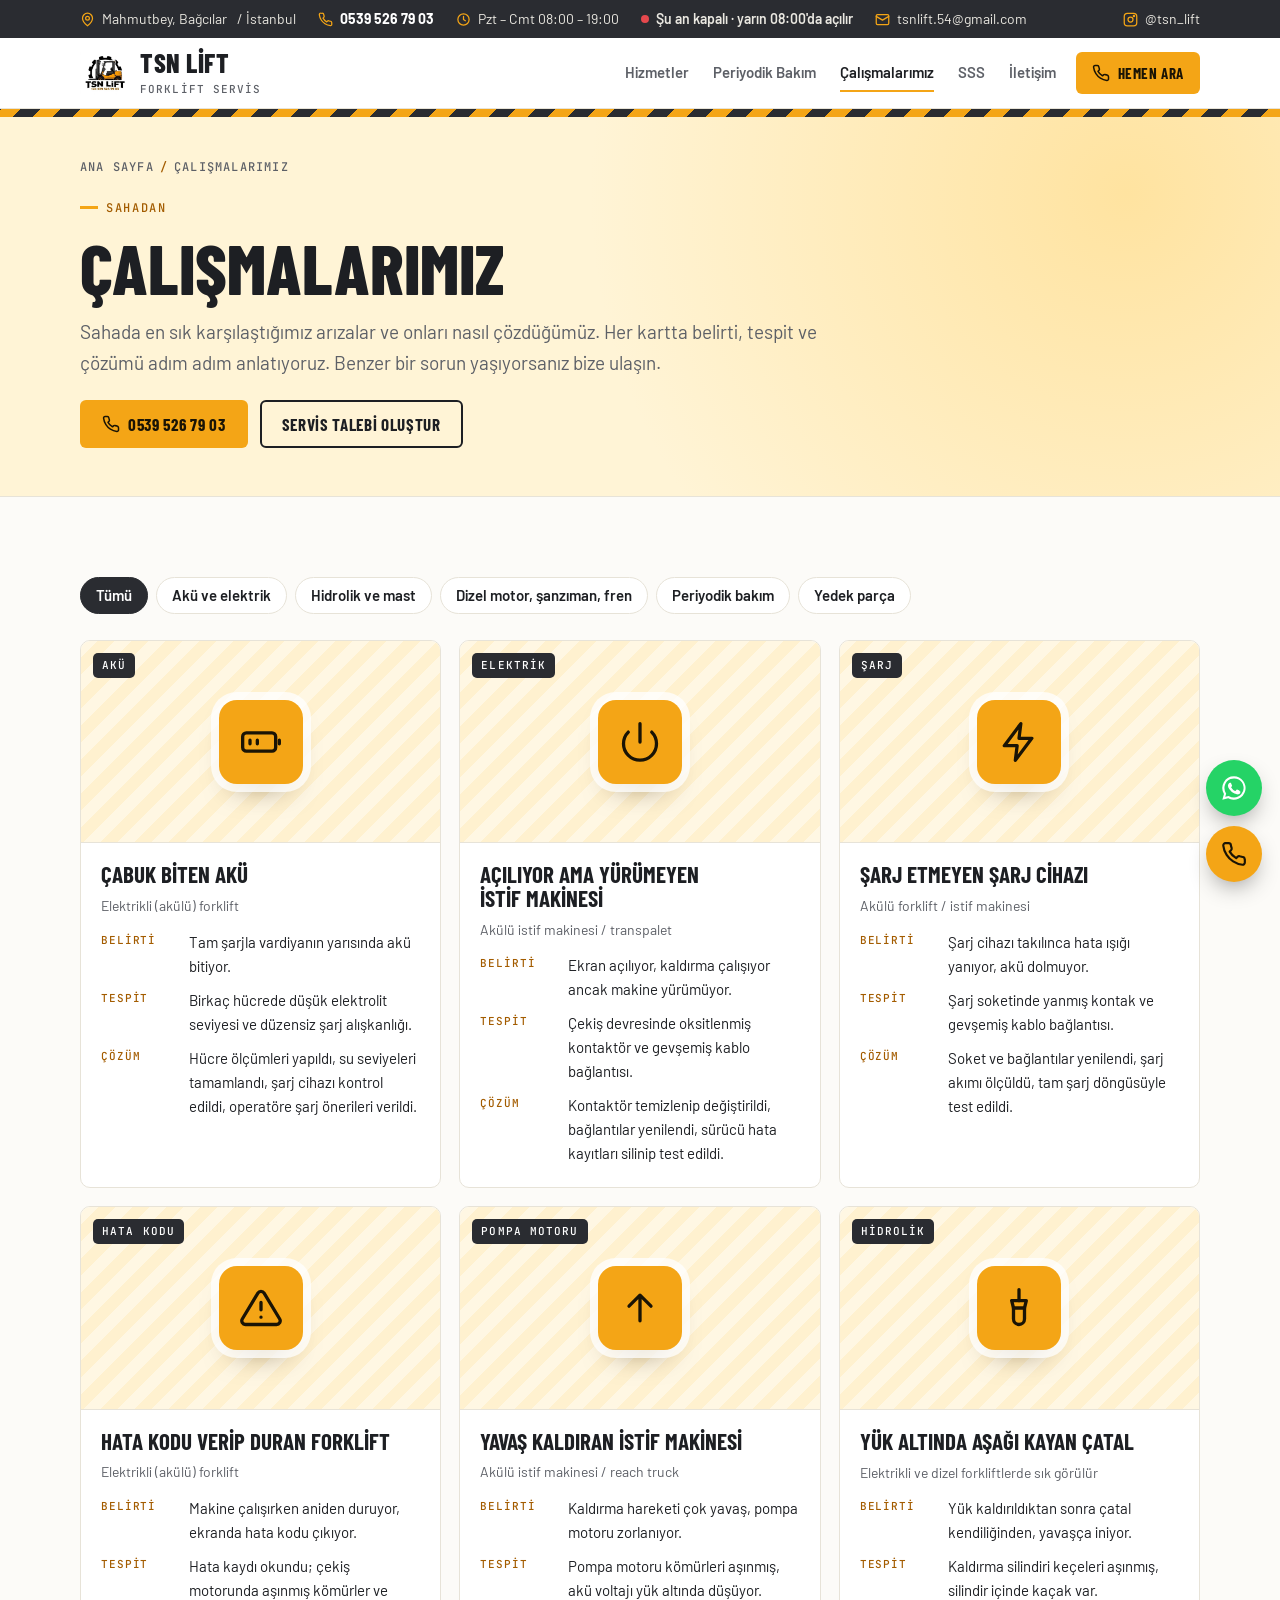
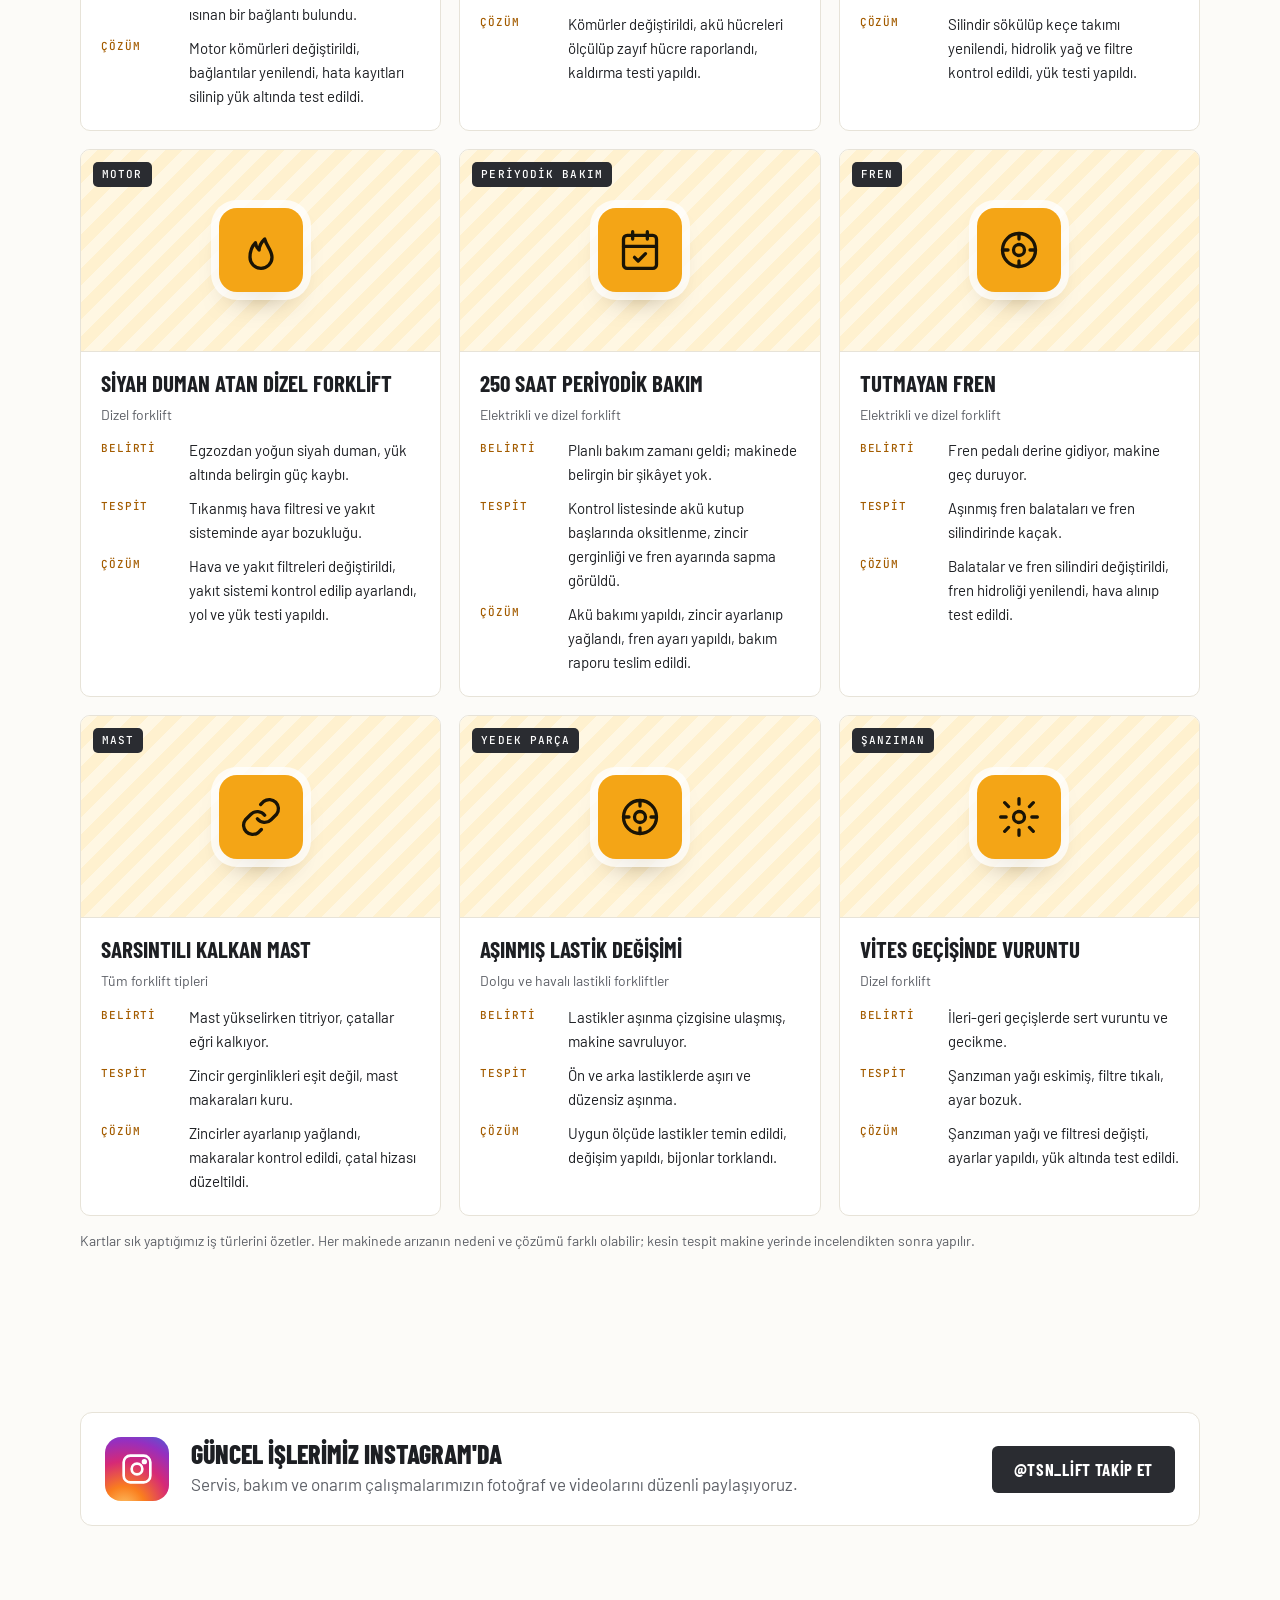
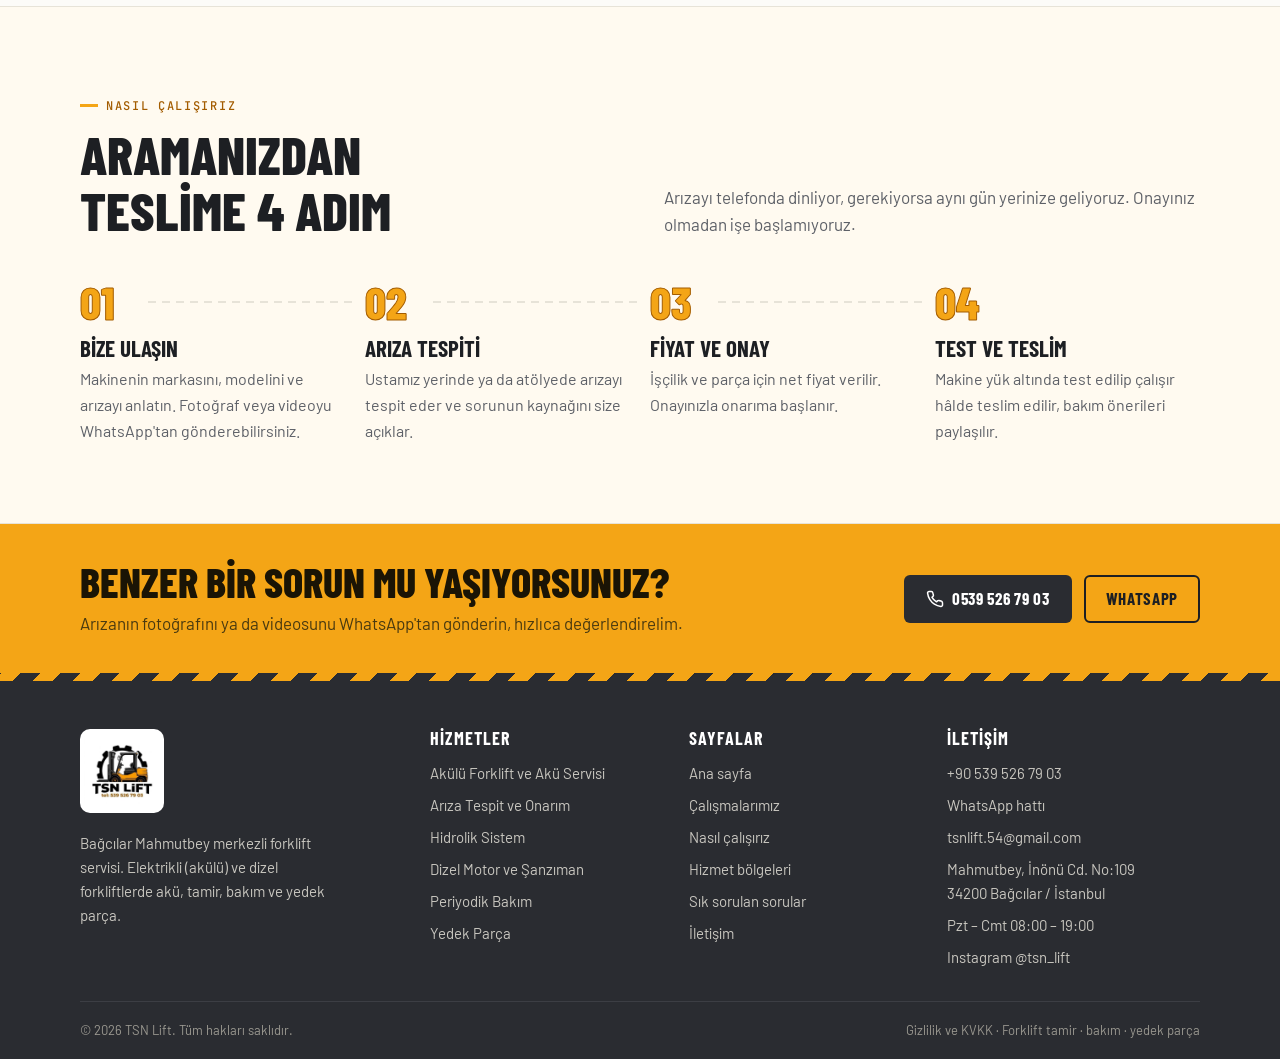
<file: calismalar.html>
<!doctype html>
<html lang="tr">
<head>
<meta charset="utf-8">
<meta name="viewport" content="width=device-width, initial-scale=1">
<title>Çalışmalarımız | Forklift Arıza ve Bakım İş Örnekleri – TSN Lift</title>
<meta name="description" content="TSN Lift'in sahada en sık karşılaştığı forklift arızaları ve çözümleri: hidrolik kaçak, motor dumanı, akü, fren, mast ve şanzıman sorunları. Belirti, tespit ve çözüm adım adım.">
<link rel="canonical" href="https://atakanbyildirim.github.io/tsnlift-site/calismalar.html">
<meta name="theme-color" content="#f4a516">
<meta property="og:type" content="website">
<meta property="og:locale" content="tr_TR">
<meta property="og:site_name" content="TSN Lift">
<meta property="og:title" content="Çalışmalarımız | Forklift Arıza ve Bakım İş Örnekleri – TSN Lift">
<meta property="og:description" content="TSN Lift'in sahada en sık karşılaştığı forklift arızaları ve çözümleri: hidrolik kaçak, motor dumanı, akü, fren, mast ve şanzıman sorunları. Belirti, tespit ve çözüm adım adım.">
<meta property="og:url" content="https://atakanbyildirim.github.io/tsnlift-site/calismalar.html">
<meta property="og:image" content="https://atakanbyildirim.github.io/tsnlift-site/assets/img/og-image.jpg">
<meta name="twitter:card" content="summary_large_image">
<link rel="icon" type="image/png" sizes="32x32" href="assets/img/favicon-32.png">
<link rel="apple-touch-icon" href="assets/img/apple-touch-icon.png">
<link rel="manifest" href="site.webmanifest">
<link rel="preconnect" href="https://fonts.googleapis.com">
<link rel="preconnect" href="https://fonts.gstatic.com" crossorigin>
<link rel="stylesheet" href="https://fonts.googleapis.com/css2?family=Barlow+Condensed:wght@600;700;800&family=Barlow:wght@400;500;600;700&family=JetBrains+Mono:wght@500&subset=latin-ext&display=swap">
<link rel="stylesheet" href="assets/css/style.css">
<script type="application/ld+json">{"@context":"https://schema.org","@type":"BreadcrumbList","itemListElement":[{"@type":"ListItem","position":1,"name":"Ana sayfa","item":"https://atakanbyildirim.github.io/tsnlift-site/"},{"@type":"ListItem","position":2,"name":"Çalışmalarımız","item":"https://atakanbyildirim.github.io/tsnlift-site/calismalar.html"}]}</script>
</head>
<body>
<a class="skip" href="#icerik">İçeriğe geç</a>
<div class="infobar">
  <div class="wrap">
    <a href="https://www.google.com/maps/search/?api=1&amp;query=Mahmutbey%2C%20%C4%B0n%C3%B6n%C3%BC%20Cd.%20No%3A109%2C%2034200%20Ba%C4%9Fc%C4%B1lar%2F%C4%B0stanbul" target="_blank" rel="noopener"><svg class="i" viewBox="0 0 24 24" aria-hidden="true"><path d="M20 10c0 6-8 12-8 12S4 16 4 10a8 8 0 0 1 16 0z"/><circle cx="12" cy="10" r="3"/></svg>Mahmutbey, Bağcılar<span class="hide-s">&nbsp;/ İstanbul</span></a>
    <a class="infobar-tel" href="tel:+905395267903"><svg class="i" viewBox="0 0 24 24" aria-hidden="true"><path d="M22 16.9v3a2 2 0 0 1-2.2 2 19.8 19.8 0 0 1-8.6-3.1 19.5 19.5 0 0 1-6-6A19.8 19.8 0 0 1 2.1 4.2 2 2 0 0 1 4.1 2h3a2 2 0 0 1 2 1.7c.1.9.4 1.8.7 2.7a2 2 0 0 1-.5 2.1L8 9.8a16 16 0 0 0 6 6l1.3-1.3a2 2 0 0 1 2.1-.4c.9.3 1.8.6 2.7.7a2 2 0 0 1 1.7 2z"/></svg>0539 526 79 03</a>
    <span class="hide-s"><svg class="i" viewBox="0 0 24 24" aria-hidden="true"><circle cx="12" cy="12" r="9"/><path d="M12 7v5l3 2"/></svg>Pzt – Cmt 08:00 – 19:00</span>
    <span class="status hide-s" aria-live="polite"></span>
    <a class="hide-s" href="mailto:tsnlift.54@gmail.com"><svg class="i" viewBox="0 0 24 24" aria-hidden="true"><rect x="2" y="4" width="20" height="16" rx="2"/><path d="m22 7-10 6L2 7"/></svg>tsnlift.54@gmail.com</a>
    <a class="push hide-s" href="https://www.instagram.com/tsn_lift/" target="_blank" rel="noopener"><svg class="i" viewBox="0 0 24 24" aria-hidden="true"><rect x="2" y="2" width="20" height="20" rx="5"/><circle cx="12" cy="12" r="4"/><circle cx="17.5" cy="6.5" r="1"/></svg>@tsn_lift</a>
  </div>
</div>

<header class="top">
  <div class="wrap">
    <a class="brand" href="index.html" aria-label="TSN Lift ana sayfa"><img src="assets/img/logo.jpg" alt="" width="50" height="50"><span><b>TSN LİFT</b><small>Forklift Servis</small></span></a>
    <nav class="links" aria-label="Ana menü">
      <a href="hizmetler.html">Hizmetler</a>
      <a href="periyodik-bakim.html">Periyodik Bakım</a>
      <a href="calismalar.html" aria-current="page">Çalışmalarımız</a>
      <a href="index.html#sss">SSS</a>
      <a href="iletisim.html">İletişim</a>
    </nav>
    <a class="btn btn-y" href="tel:+905395267903"><svg class="i" viewBox="0 0 24 24" aria-hidden="true"><path d="M22 16.9v3a2 2 0 0 1-2.2 2 19.8 19.8 0 0 1-8.6-3.1 19.5 19.5 0 0 1-6-6A19.8 19.8 0 0 1 2.1 4.2 2 2 0 0 1 4.1 2h3a2 2 0 0 1 2 1.7c.1.9.4 1.8.7 2.7a2 2 0 0 1-.5 2.1L8 9.8a16 16 0 0 0 6 6l1.3-1.3a2 2 0 0 1 2.1-.4c.9.3 1.8.6 2.7.7a2 2 0 0 1 1.7 2z"/></svg><span>Hemen Ara</span></a>
    <button class="menu-btn" id="menu-btn" type="button" aria-label="Menüyü aç" aria-expanded="false" aria-controls="drawer"><svg class="i" viewBox="0 0 24 24" aria-hidden="true"><path d="M3 6h18M3 12h18M3 18h18"/></svg></button>
  </div>
</header>
<div class="hazard" aria-hidden="true"></div>

<div class="drawer" id="drawer" aria-hidden="true">
  <div class="scrim" data-close></div>
  <div class="panel" role="dialog" aria-modal="true" aria-label="Menü">
    <div class="p-head"><b>Menü</b><button class="menu-btn" type="button" data-close aria-label="Menüyü kapat" style="display:grid"><svg class="i" viewBox="0 0 24 24" aria-hidden="true"><path d="M18 6 6 18M6 6l12 12"/></svg></button></div>
    <nav aria-label="Mobil menü">
      <a href="index.html">Ana Sayfa<svg class="i" viewBox="0 0 24 24" aria-hidden="true"><path d="M5 12h14M13 6l6 6-6 6"/></svg></a>
      <a href="hizmetler.html">Hizmetler<svg class="i" viewBox="0 0 24 24" aria-hidden="true"><path d="M5 12h14M13 6l6 6-6 6"/></svg></a>
      <a href="periyodik-bakim.html">Periyodik Bakım<svg class="i" viewBox="0 0 24 24" aria-hidden="true"><path d="M5 12h14M13 6l6 6-6 6"/></svg></a>
      <a href="calismalar.html" aria-current="page">Çalışmalarımız<svg class="i" viewBox="0 0 24 24" aria-hidden="true"><path d="M5 12h14M13 6l6 6-6 6"/></svg></a>
      <a href="index.html#sss">SSS<svg class="i" viewBox="0 0 24 24" aria-hidden="true"><path d="M5 12h14M13 6l6 6-6 6"/></svg></a>
      <a href="iletisim.html">İletişim<svg class="i" viewBox="0 0 24 24" aria-hidden="true"><path d="M5 12h14M13 6l6 6-6 6"/></svg></a>
    </nav>
    <div class="p-foot">
      <span class="status"></span>
      <a class="btn btn-y" href="tel:+905395267903"><svg class="i" viewBox="0 0 24 24" aria-hidden="true"><path d="M22 16.9v3a2 2 0 0 1-2.2 2 19.8 19.8 0 0 1-8.6-3.1 19.5 19.5 0 0 1-6-6A19.8 19.8 0 0 1 2.1 4.2 2 2 0 0 1 4.1 2h3a2 2 0 0 1 2 1.7c.1.9.4 1.8.7 2.7a2 2 0 0 1-.5 2.1L8 9.8a16 16 0 0 0 6 6l1.3-1.3a2 2 0 0 1 2.1-.4c.9.3 1.8.6 2.7.7a2 2 0 0 1 1.7 2z"/></svg>0539 526 79 03</a>
      <a class="btn btn-w" href="https://wa.me/905395267903" target="_blank" rel="noopener">WhatsApp'tan yazın</a>
    </div>
  </div>
</div>

<main id="icerik">

<section class="page-hero">
  <div class="wrap">
    <ol class="crumbs" aria-label="Konum"><li><a href="index.html">Ana sayfa</a></li><li aria-current="page">Çalışmalarımız</li></ol>
    <div class="eyebrow">Sahadan</div>
    <h1 class="up" style="margin-top:14px">Çalışmalarımız</h1>
    <p>Sahada en sık karşılaştığımız arızalar ve onları nasıl çözdüğümüz. Her kartta belirti, tespit ve çözümü adım adım anlatıyoruz. Benzer bir sorun yaşıyorsanız bize ulaşın.</p>
    <div class="cta-row"><a class="btn btn-y" href="tel:+905395267903"><svg class="i" viewBox="0 0 24 24" aria-hidden="true"><path d="M22 16.9v3a2 2 0 0 1-2.2 2 19.8 19.8 0 0 1-8.6-3.1 19.5 19.5 0 0 1-6-6A19.8 19.8 0 0 1 2.1 4.2 2 2 0 0 1 4.1 2h3a2 2 0 0 1 2 1.7c.1.9.4 1.8.7 2.7a2 2 0 0 1-.5 2.1L8 9.8a16 16 0 0 0 6 6l1.3-1.3a2 2 0 0 1 2.1-.4c.9.3 1.8.6 2.7.7a2 2 0 0 1 1.7 2z"/></svg>0539 526 79 03</a><a class="btn btn-o" href="iletisim.html#form">Servis Talebi Oluştur</a></div>
  </div>
</section>

<section class="block">
  <div class="wrap">
    <div class="filters" role="group" aria-label="Kategoriye göre filtrele">
      <button type="button" data-filter="hepsi" aria-pressed="true">Tümü</button>
      <button type="button" data-filter="elektrik" aria-pressed="false">Akü ve elektrik</button>
      <button type="button" data-filter="hidrolik" aria-pressed="false">Hidrolik ve mast</button>
      <button type="button" data-filter="motor" aria-pressed="false">Dizel motor, şanzıman, fren</button>
      <button type="button" data-filter="bakim" aria-pressed="false">Periyodik bakım</button>
      <button type="button" data-filter="parca" aria-pressed="false">Yedek parça</button>
    </div>
    <div class="works">
      <article class="work" data-cat="elektrik">
        <div class="art"><span class="tag">Akü</span><div class="ill"><svg class="i" viewBox="0 0 24 24" aria-hidden="true"><rect x="2" y="7" width="18" height="10" rx="2"/><path d="M22 11v2M6 11v2M10 11v2"/></svg></div></div>
        <div class="body">
          <h2>Çabuk biten akü</h2>
          <p class="meta">Elektrikli (akülü) forklift</p>
          <dl>
            <div><dt>Belirti</dt><dd>Tam şarjla vardiyanın yarısında akü bitiyor.</dd></div>
            <div><dt>Tespit</dt><dd>Birkaç hücrede düşük elektrolit seviyesi ve düzensiz şarj alışkanlığı.</dd></div>
            <div><dt>Çözüm</dt><dd>Hücre ölçümleri yapıldı, su seviyeleri tamamlandı, şarj cihazı kontrol edildi, operatöre şarj önerileri verildi.</dd></div>
          </dl>
        </div>
      </article>
      <article class="work" data-cat="elektrik">
        <div class="art"><span class="tag">Elektrik</span><div class="ill"><svg class="i" viewBox="0 0 24 24" aria-hidden="true"><path d="M18.4 6.6a9 9 0 1 1-12.8 0"/><path d="M12 2v10"/></svg></div></div>
        <div class="body">
          <h2>Açılıyor ama yürümeyen istif makinesi</h2>
          <p class="meta">Akülü istif makinesi / transpalet</p>
          <dl>
            <div><dt>Belirti</dt><dd>Ekran açılıyor, kaldırma çalışıyor ancak makine yürümüyor.</dd></div>
            <div><dt>Tespit</dt><dd>Çekiş devresinde oksitlenmiş kontaktör ve gevşemiş kablo bağlantısı.</dd></div>
            <div><dt>Çözüm</dt><dd>Kontaktör temizlenip değiştirildi, bağlantılar yenilendi, sürücü hata kayıtları silinip test edildi.</dd></div>
          </dl>
        </div>
      </article>
      <article class="work" data-cat="elektrik">
        <div class="art"><span class="tag">Şarj</span><div class="ill"><svg class="i" viewBox="0 0 24 24" aria-hidden="true"><path d="M13 2 4 14h7l-1 8 9-12h-7z"/></svg></div></div>
        <div class="body">
          <h2>Şarj etmeyen şarj cihazı</h2>
          <p class="meta">Akülü forklift / istif makinesi</p>
          <dl>
            <div><dt>Belirti</dt><dd>Şarj cihazı takılınca hata ışığı yanıyor, akü dolmuyor.</dd></div>
            <div><dt>Tespit</dt><dd>Şarj soketinde yanmış kontak ve gevşemiş kablo bağlantısı.</dd></div>
            <div><dt>Çözüm</dt><dd>Soket ve bağlantılar yenilendi, şarj akımı ölçüldü, tam şarj döngüsüyle test edildi.</dd></div>
          </dl>
        </div>
      </article>
      <article class="work" data-cat="elektrik">
        <div class="art"><span class="tag">Hata kodu</span><div class="ill"><svg class="i" viewBox="0 0 24 24" aria-hidden="true"><path d="M10.3 3.9 1.8 18a2 2 0 0 0 1.7 3h17a2 2 0 0 0 1.7-3L13.7 3.9a2 2 0 0 0-3.4 0z"/><path d="M12 9v4M12 17h.01"/></svg></div></div>
        <div class="body">
          <h2>Hata kodu verip duran forklift</h2>
          <p class="meta">Elektrikli (akülü) forklift</p>
          <dl>
            <div><dt>Belirti</dt><dd>Makine çalışırken aniden duruyor, ekranda hata kodu çıkıyor.</dd></div>
            <div><dt>Tespit</dt><dd>Hata kaydı okundu; çekiş motorunda aşınmış kömürler ve ısınan bir bağlantı bulundu.</dd></div>
            <div><dt>Çözüm</dt><dd>Motor kömürleri değiştirildi, bağlantılar yenilendi, hata kayıtları silinip yük altında test edildi.</dd></div>
          </dl>
        </div>
      </article>
      <article class="work" data-cat="elektrik">
        <div class="art"><span class="tag">Pompa motoru</span><div class="ill"><svg class="i" viewBox="0 0 24 24" aria-hidden="true"><path d="M12 19V5M6 11l6-6 6 6"/></svg></div></div>
        <div class="body">
          <h2>Yavaş kaldıran istif makinesi</h2>
          <p class="meta">Akülü istif makinesi / reach truck</p>
          <dl>
            <div><dt>Belirti</dt><dd>Kaldırma hareketi çok yavaş, pompa motoru zorlanıyor.</dd></div>
            <div><dt>Tespit</dt><dd>Pompa motoru kömürleri aşınmış, akü voltajı yük altında düşüyor.</dd></div>
            <div><dt>Çözüm</dt><dd>Kömürler değiştirildi, akü hücreleri ölçülüp zayıf hücre raporlandı, kaldırma testi yapıldı.</dd></div>
          </dl>
        </div>
      </article>
      <article class="work" data-cat="hidrolik">
        <div class="art"><span class="tag">Hidrolik</span><div class="ill"><svg class="i" viewBox="0 0 24 24" aria-hidden="true"><path d="M12 2v6"/><path d="M8 8h8l-1 4H9z"/><path d="M9 12v6a3 3 0 0 0 6 0v-6"/></svg></div></div>
        <div class="body">
          <h2>Yük altında aşağı kayan çatal</h2>
          <p class="meta">Elektrikli ve dizel forkliftlerde sık görülür</p>
          <dl>
            <div><dt>Belirti</dt><dd>Yük kaldırıldıktan sonra çatal kendiliğinden, yavaşça iniyor.</dd></div>
            <div><dt>Tespit</dt><dd>Kaldırma silindiri keçeleri aşınmış, silindir içinde kaçak var.</dd></div>
            <div><dt>Çözüm</dt><dd>Silindir sökülüp keçe takımı yenilendi, hidrolik yağ ve filtre kontrol edildi, yük testi yapıldı.</dd></div>
          </dl>
        </div>
      </article>
      <article class="work" data-cat="motor">
        <div class="art"><span class="tag">Motor</span><div class="ill"><svg class="i" viewBox="0 0 24 24" aria-hidden="true"><path d="M12 22a6 6 0 0 0 6-6c0-4-3-6-4-10-2 2-3 4-3 6-1-1-2-2-2-4-2 2-3 5-3 8a6 6 0 0 0 6 6z"/></svg></div></div>
        <div class="body">
          <h2>Siyah duman atan dizel forklift</h2>
          <p class="meta">Dizel forklift</p>
          <dl>
            <div><dt>Belirti</dt><dd>Egzozdan yoğun siyah duman, yük altında belirgin güç kaybı.</dd></div>
            <div><dt>Tespit</dt><dd>Tıkanmış hava filtresi ve yakıt sisteminde ayar bozukluğu.</dd></div>
            <div><dt>Çözüm</dt><dd>Hava ve yakıt filtreleri değiştirildi, yakıt sistemi kontrol edilip ayarlandı, yol ve yük testi yapıldı.</dd></div>
          </dl>
        </div>
      </article>
      <article class="work" data-cat="bakim">
        <div class="art"><span class="tag">Periyodik bakım</span><div class="ill"><svg class="i" viewBox="0 0 24 24" aria-hidden="true"><rect x="3" y="4" width="18" height="18" rx="2"/><path d="M16 2v4M8 2v4M3 10h18"/><path d="m9 16 2 2 4-4"/></svg></div></div>
        <div class="body">
          <h2>250 saat periyodik bakım</h2>
          <p class="meta">Elektrikli ve dizel forklift</p>
          <dl>
            <div><dt>Belirti</dt><dd>Planlı bakım zamanı geldi; makinede belirgin bir şikâyet yok.</dd></div>
            <div><dt>Tespit</dt><dd>Kontrol listesinde akü kutup başlarında oksitlenme, zincir gerginliği ve fren ayarında sapma görüldü.</dd></div>
            <div><dt>Çözüm</dt><dd>Akü bakımı yapıldı, zincir ayarlanıp yağlandı, fren ayarı yapıldı, bakım raporu teslim edildi.</dd></div>
          </dl>
        </div>
      </article>
      <article class="work" data-cat="motor">
        <div class="art"><span class="tag">Fren</span><div class="ill"><svg class="i" viewBox="0 0 24 24" aria-hidden="true"><circle cx="12" cy="12" r="9"/><circle cx="12" cy="12" r="3"/><path d="M12 3v3M21 12h-3M12 21v-3M3 12h3"/></svg></div></div>
        <div class="body">
          <h2>Tutmayan fren</h2>
          <p class="meta">Elektrikli ve dizel forklift</p>
          <dl>
            <div><dt>Belirti</dt><dd>Fren pedalı derine gidiyor, makine geç duruyor.</dd></div>
            <div><dt>Tespit</dt><dd>Aşınmış fren balataları ve fren silindirinde kaçak.</dd></div>
            <div><dt>Çözüm</dt><dd>Balatalar ve fren silindiri değiştirildi, fren hidroliği yenilendi, hava alınıp test edildi.</dd></div>
          </dl>
        </div>
      </article>
      <article class="work" data-cat="hidrolik">
        <div class="art"><span class="tag">Mast</span><div class="ill"><svg class="i" viewBox="0 0 24 24" aria-hidden="true"><path d="M10 13a5 5 0 0 0 7.5.5l3-3a5 5 0 0 0-7-7l-1.7 1.7"/><path d="M14 11a5 5 0 0 0-7.5-.5l-3 3a5 5 0 0 0 7 7l1.7-1.7"/></svg></div></div>
        <div class="body">
          <h2>Sarsıntılı kalkan mast</h2>
          <p class="meta">Tüm forklift tipleri</p>
          <dl>
            <div><dt>Belirti</dt><dd>Mast yükselirken titriyor, çatallar eğri kalkıyor.</dd></div>
            <div><dt>Tespit</dt><dd>Zincir gerginlikleri eşit değil, mast makaraları kuru.</dd></div>
            <div><dt>Çözüm</dt><dd>Zincirler ayarlanıp yağlandı, makaralar kontrol edildi, çatal hizası düzeltildi.</dd></div>
          </dl>
        </div>
      </article>
      <article class="work" data-cat="parca">
        <div class="art"><span class="tag">Yedek parça</span><div class="ill"><svg class="i" viewBox="0 0 24 24" aria-hidden="true"><circle cx="12" cy="12" r="9"/><circle cx="12" cy="12" r="3"/><path d="M12 3v3M21 12h-3M12 21v-3M3 12h3"/></svg></div></div>
        <div class="body">
          <h2>Aşınmış lastik değişimi</h2>
          <p class="meta">Dolgu ve havalı lastikli forkliftler</p>
          <dl>
            <div><dt>Belirti</dt><dd>Lastikler aşınma çizgisine ulaşmış, makine savruluyor.</dd></div>
            <div><dt>Tespit</dt><dd>Ön ve arka lastiklerde aşırı ve düzensiz aşınma.</dd></div>
            <div><dt>Çözüm</dt><dd>Uygun ölçüde lastikler temin edildi, değişim yapıldı, bijonlar torklandı.</dd></div>
          </dl>
        </div>
      </article>
      <article class="work" data-cat="motor">
        <div class="art"><span class="tag">Şanzıman</span><div class="ill"><svg class="i" viewBox="0 0 24 24" aria-hidden="true"><circle cx="12" cy="12" r="3"/><path d="M12 2v3M12 19v3M4.2 4.2l2.1 2.1M17.7 17.7l2.1 2.1M2 12h3M19 12h3M4.2 19.8l2.1-2.1M17.7 6.3l2.1-2.1"/></svg></div></div>
        <div class="body">
          <h2>Vites geçişinde vuruntu</h2>
          <p class="meta">Dizel forklift</p>
          <dl>
            <div><dt>Belirti</dt><dd>İleri-geri geçişlerde sert vuruntu ve gecikme.</dd></div>
            <div><dt>Tespit</dt><dd>Şanzıman yağı eskimiş, filtre tıkalı, ayar bozuk.</dd></div>
            <div><dt>Çözüm</dt><dd>Şanzıman yağı ve filtresi değişti, ayarlar yapıldı, yük altında test edildi.</dd></div>
          </dl>
        </div>
      </article>
    </div>
    <p class="note">Kartlar sık yaptığımız iş türlerini özetler. Her makinede arızanın nedeni ve çözümü farklı olabilir; kesin tespit makine yerinde incelendikten sonra yapılır.</p>
  </div>
</section>

<section class="block alt" id="galeri-blok" hidden>
  <div class="wrap">
    <div class="head">
      <div><div class="eyebrow">Fotoğraflar</div><h2 class="up">Sahadan kareler</h2></div>
      <p>Servis ve bakım çalışmalarımızdan fotoğraflar.</p>
    </div>
    <div class="gallery" id="galeri"></div>
  </div>
</section>

<section class="block">
  <div class="wrap">
    <div class="insta">
      <div class="ig"><svg class="i" viewBox="0 0 24 24" aria-hidden="true"><rect x="2" y="2" width="20" height="20" rx="5"/><circle cx="12" cy="12" r="4"/><circle cx="17.5" cy="6.5" r="1"/></svg></div>
      <div><h3>Güncel işlerimiz Instagram'da</h3><p>Servis, bakım ve onarım çalışmalarımızın fotoğraf ve videolarını düzenli paylaşıyoruz.</p></div>
      <a class="btn btn-d" href="https://www.instagram.com/tsn_lift/" target="_blank" rel="noopener">@tsn_lift takip et</a>
    </div>
  </div>
</section>

<section class="block alt" id="surec">
  <div class="wrap">
    <div class="head">
      <div><div class="eyebrow">Nasıl çalışırız</div><h2 class="up">Aramanızdan teslime 4 adım</h2></div>
      <p>Arızayı telefonda dinliyor, gerekiyorsa aynı gün yerinize geliyoruz. Onayınız olmadan işe başlamıyoruz.</p>
    </div>
    <ol class="steps">
      <li><h3 class="up">Bize ulaşın</h3><p>Makinenin markasını, modelini ve arızayı anlatın. Fotoğraf veya videoyu WhatsApp'tan gönderebilirsiniz.</p></li>
      <li><h3 class="up">Arıza tespiti</h3><p>Ustamız yerinde ya da atölyede arızayı tespit eder ve sorunun kaynağını size açıklar.</p></li>
      <li><h3 class="up">Fiyat ve onay</h3><p>İşçilik ve parça için net fiyat verilir. Onayınızla onarıma başlanır.</p></li>
      <li><h3 class="up">Test ve teslim</h3><p>Makine yük altında test edilip çalışır hâlde teslim edilir, bakım önerileri paylaşılır.</p></li>
    </ol>
  </div>
</section>

<section class="band">
  <div class="wrap">
    <div><h2 class="up">Benzer bir sorun mu yaşıyorsunuz?</h2><p>Arızanın fotoğrafını ya da videosunu WhatsApp'tan gönderin, hızlıca değerlendirelim.</p></div>
    <div class="cta-row">
      <a class="btn btn-d" href="tel:+905395267903"><svg class="i" viewBox="0 0 24 24" aria-hidden="true"><path d="M22 16.9v3a2 2 0 0 1-2.2 2 19.8 19.8 0 0 1-8.6-3.1 19.5 19.5 0 0 1-6-6A19.8 19.8 0 0 1 2.1 4.2 2 2 0 0 1 4.1 2h3a2 2 0 0 1 2 1.7c.1.9.4 1.8.7 2.7a2 2 0 0 1-.5 2.1L8 9.8a16 16 0 0 0 6 6l1.3-1.3a2 2 0 0 1 2.1-.4c.9.3 1.8.6 2.7.7a2 2 0 0 1 1.7 2z"/></svg>0539 526 79 03</a>
      <a class="btn btn-o" href="https://wa.me/905395267903" target="_blank" rel="noopener">WhatsApp</a>
    </div>
  </div>
</section>
</main>

<div class="hazard" aria-hidden="true"></div>
<footer>
  <div class="wrap">
    <div class="fgrid">
      <div class="fbrand"><img src="assets/img/logo.jpg" alt="TSN Lift logosu" width="84" height="84" loading="lazy"><p>Bağcılar Mahmutbey merkezli forklift servisi. Elektrikli (akülü) ve dizel forkliftlerde akü, tamir, bakım ve yedek parça.</p></div>
      <div><h4>Hizmetler</h4><ul><li><a href="hizmetler.html#elektrik-aku">Akülü Forklift ve Akü Servisi</a></li><li><a href="hizmetler.html#ariza-onarim">Arıza Tespit ve Onarım</a></li><li><a href="hizmetler.html#hidrolik">Hidrolik Sistem</a></li><li><a href="hizmetler.html#motor-sanziman">Dizel Motor ve Şanzıman</a></li><li><a href="periyodik-bakim.html">Periyodik Bakım</a></li><li><a href="hizmetler.html#yedek-parca">Yedek Parça</a></li></ul></div>
      <div><h4>Sayfalar</h4><ul><li><a href="index.html">Ana sayfa</a></li><li><a href="calismalar.html">Çalışmalarımız</a></li><li><a href="index.html#surec">Nasıl çalışırız</a></li><li><a href="index.html#bolgeler">Hizmet bölgeleri</a></li><li><a href="index.html#sss">Sık sorulan sorular</a></li><li><a href="iletisim.html">İletişim</a></li></ul></div>
      <div><h4>İletişim</h4><ul><li><a href="tel:+905395267903">+90 539 526 79 03</a></li><li><a href="https://wa.me/905395267903" target="_blank" rel="noopener">WhatsApp hattı</a></li><li><a href="mailto:tsnlift.54@gmail.com">tsnlift.54@gmail.com</a></li><li><a href="https://www.google.com/maps/search/?api=1&amp;query=Mahmutbey%2C%20%C4%B0n%C3%B6n%C3%BC%20Cd.%20No%3A109%2C%2034200%20Ba%C4%9Fc%C4%B1lar%2F%C4%B0stanbul" target="_blank" rel="noopener">Mahmutbey, İnönü Cd. No:109<br>34200 Bağcılar / İstanbul</a></li><li>Pzt – Cmt 08:00 – 19:00</li><li><a href="https://www.instagram.com/tsn_lift/" target="_blank" rel="noopener">Instagram @tsn_lift</a></li></ul></div>
    </div>
    <div class="fbottom"><span>© <span data-year>2026</span> TSN Lift. Tüm hakları saklıdır.</span><span><a href="gizlilik.html">Gizlilik ve KVKK</a> · Forklift tamir · bakım · yedek parça</span></div>
  </div>
</footer>

<div class="fab">
  <button class="totop" type="button" aria-label="Sayfanın başına dön"><svg class="i" viewBox="0 0 24 24" aria-hidden="true"><path d="M12 19V5M6 11l6-6 6 6"/></svg></button>
  <a class="wa" href="https://wa.me/905395267903" target="_blank" rel="noopener" aria-label="WhatsApp ile yazın"><svg viewBox="0 0 24 24" fill="currentColor" aria-hidden="true"><path d="M12 2a10 10 0 0 0-8.6 15.1L2 22l5-1.3A10 10 0 1 0 12 2zm0 18.2a8.2 8.2 0 0 1-4.2-1.2l-.3-.2-3 .8.8-2.9-.2-.3A8.2 8.2 0 1 1 12 20.2zm4.5-6.1c-.2-.1-1.5-.7-1.7-.8-.2-.1-.4-.1-.6.1l-.8 1c-.1.2-.3.2-.5.1a6.7 6.7 0 0 1-3.3-2.9c-.3-.4.2-.4.7-1.4.1-.2 0-.3 0-.4l-.8-1.8c-.2-.5-.4-.4-.6-.4h-.5a1 1 0 0 0-.7.3 3 3 0 0 0-.9 2.2 5.2 5.2 0 0 0 1.1 2.7 11.8 11.8 0 0 0 4.5 4c1.7.7 2.3.8 3.2.6.5-.1 1.5-.6 1.7-1.2.2-.6.2-1.1.2-1.2-.1-.1-.3-.2-.5-.3z"/></svg></a>
  <a class="tel" href="tel:+905395267903" aria-label="Telefonla arayın"><svg class="i" style="width:26px;height:26px" viewBox="0 0 24 24" aria-hidden="true"><path d="M22 16.9v3a2 2 0 0 1-2.2 2 19.8 19.8 0 0 1-8.6-3.1 19.5 19.5 0 0 1-6-6A19.8 19.8 0 0 1 2.1 4.2 2 2 0 0 1 4.1 2h3a2 2 0 0 1 2 1.7c.1.9.4 1.8.7 2.7a2 2 0 0 1-.5 2.1L8 9.8a16 16 0 0 0 6 6l1.3-1.3a2 2 0 0 1 2.1-.4c.9.3 1.8.6 2.7.7a2 2 0 0 1 1.7 2z"/></svg></a>
</div>
<script src="assets/js/galeri.js"></script>
<script src="assets/js/main.js" defer></script>
</body>
</html>
</file>
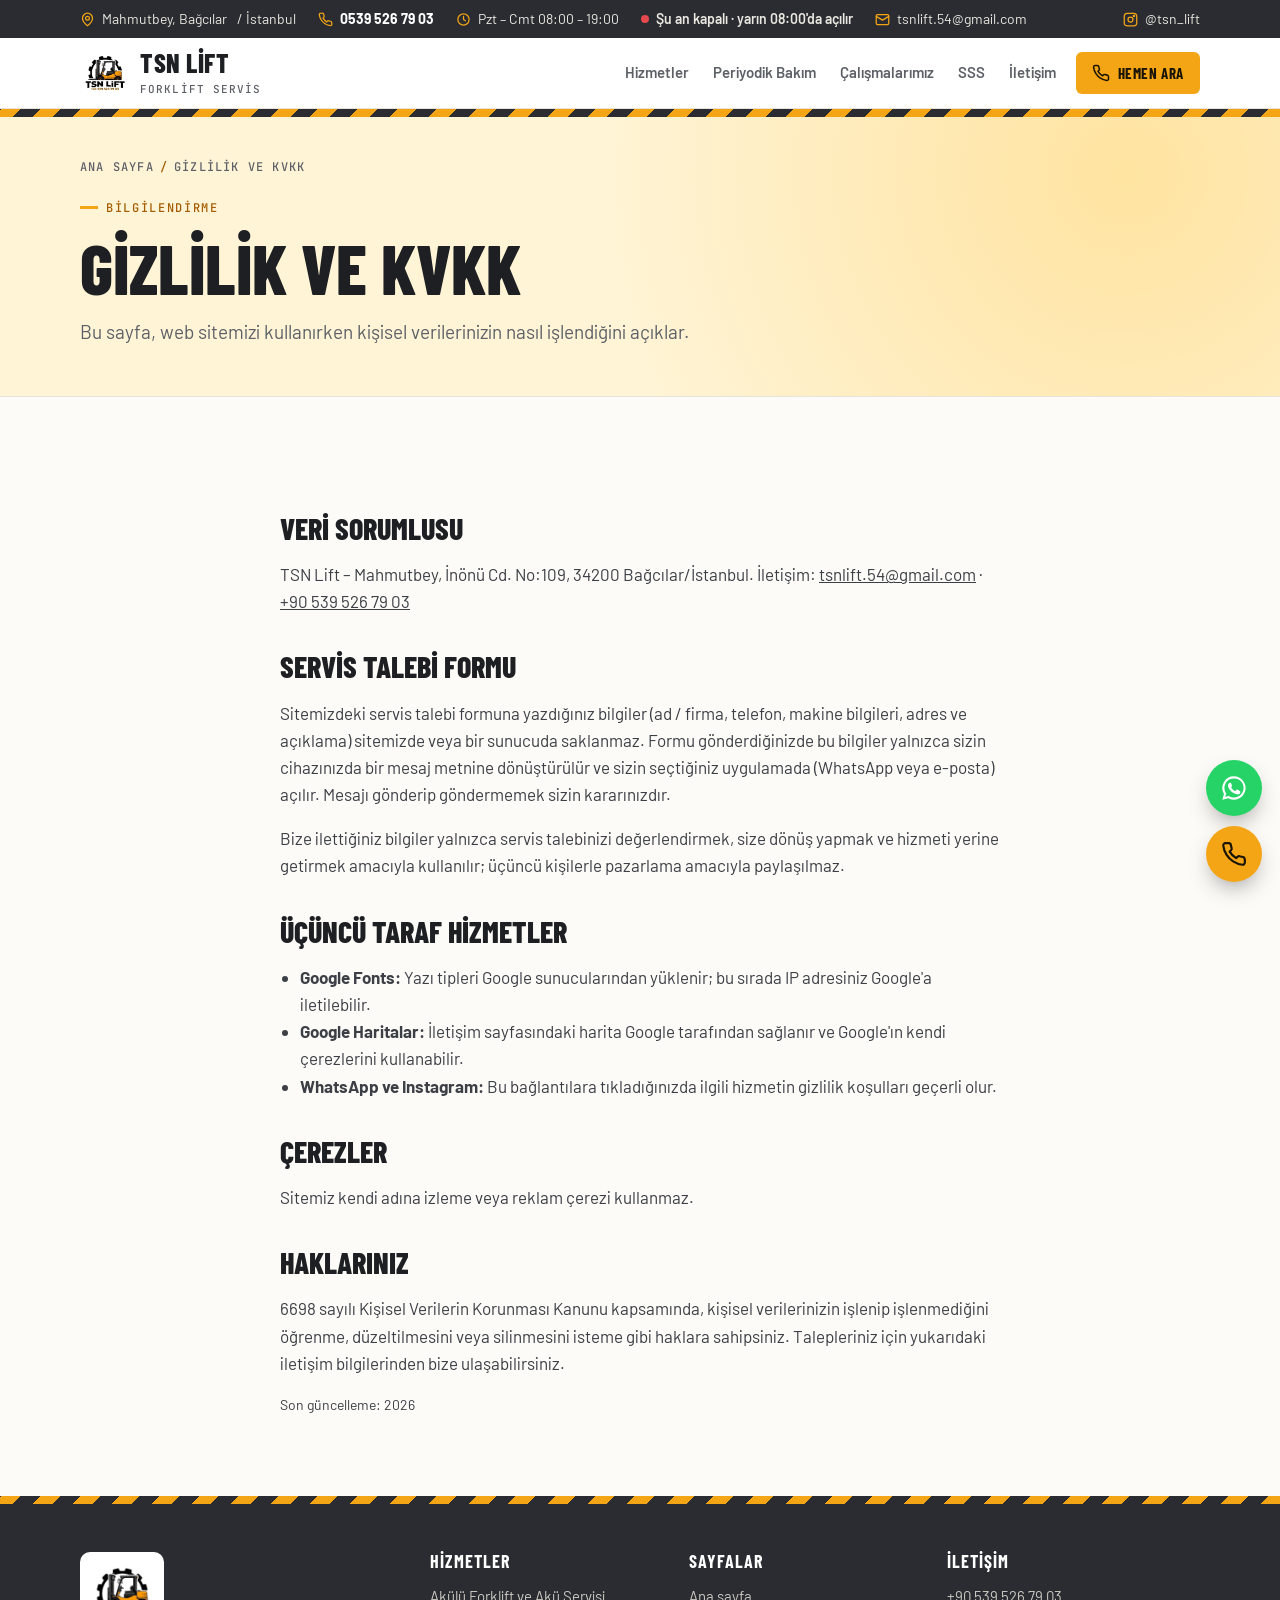
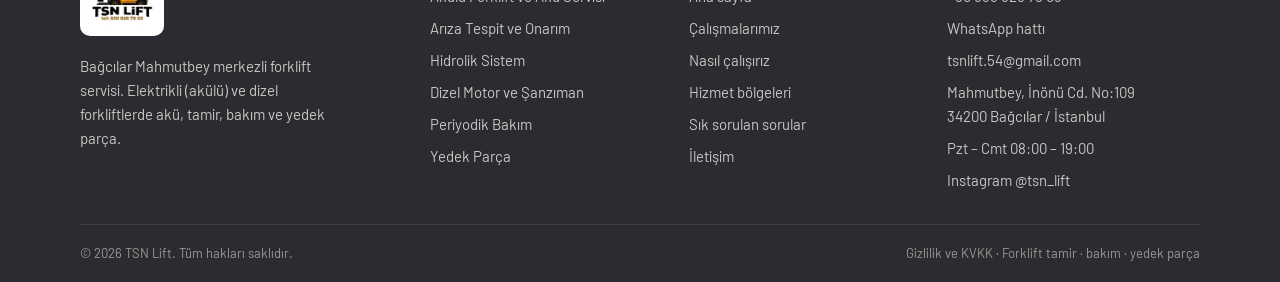
<file: gizlilik.html>
<!doctype html>
<html lang="tr">
<head>
<meta charset="utf-8">
<meta name="viewport" content="width=device-width, initial-scale=1">
<title>Gizlilik ve KVKK Bilgilendirmesi | TSN Lift</title>
<meta name="description" content="TSN Lift web sitesinin kişisel verileri nasıl işlediğine dair bilgilendirme.">
<link rel="canonical" href="https://atakanbyildirim.github.io/tsnlift-site/gizlilik.html">
<meta name="theme-color" content="#f4a516">
<meta property="og:type" content="website">
<meta property="og:locale" content="tr_TR">
<meta property="og:site_name" content="TSN Lift">
<meta property="og:title" content="Gizlilik ve KVKK Bilgilendirmesi | TSN Lift">
<meta property="og:description" content="TSN Lift web sitesinin kişisel verileri nasıl işlediğine dair bilgilendirme.">
<meta property="og:url" content="https://atakanbyildirim.github.io/tsnlift-site/gizlilik.html">
<meta property="og:image" content="https://atakanbyildirim.github.io/tsnlift-site/assets/img/og-image.jpg">
<meta name="twitter:card" content="summary_large_image">
<link rel="icon" type="image/png" sizes="32x32" href="assets/img/favicon-32.png">
<link rel="apple-touch-icon" href="assets/img/apple-touch-icon.png">
<link rel="manifest" href="site.webmanifest">
<link rel="preconnect" href="https://fonts.googleapis.com">
<link rel="preconnect" href="https://fonts.gstatic.com" crossorigin>
<link rel="stylesheet" href="https://fonts.googleapis.com/css2?family=Barlow+Condensed:wght@600;700;800&family=Barlow:wght@400;500;600;700&family=JetBrains+Mono:wght@500&subset=latin-ext&display=swap">
<link rel="stylesheet" href="assets/css/style.css">

</head>
<body>
<a class="skip" href="#icerik">İçeriğe geç</a>
<div class="infobar">
  <div class="wrap">
    <a href="https://www.google.com/maps/search/?api=1&amp;query=Mahmutbey%2C%20%C4%B0n%C3%B6n%C3%BC%20Cd.%20No%3A109%2C%2034200%20Ba%C4%9Fc%C4%B1lar%2F%C4%B0stanbul" target="_blank" rel="noopener"><svg class="i" viewBox="0 0 24 24" aria-hidden="true"><path d="M20 10c0 6-8 12-8 12S4 16 4 10a8 8 0 0 1 16 0z"/><circle cx="12" cy="10" r="3"/></svg>Mahmutbey, Bağcılar<span class="hide-s">&nbsp;/ İstanbul</span></a>
    <a class="infobar-tel" href="tel:+905395267903"><svg class="i" viewBox="0 0 24 24" aria-hidden="true"><path d="M22 16.9v3a2 2 0 0 1-2.2 2 19.8 19.8 0 0 1-8.6-3.1 19.5 19.5 0 0 1-6-6A19.8 19.8 0 0 1 2.1 4.2 2 2 0 0 1 4.1 2h3a2 2 0 0 1 2 1.7c.1.9.4 1.8.7 2.7a2 2 0 0 1-.5 2.1L8 9.8a16 16 0 0 0 6 6l1.3-1.3a2 2 0 0 1 2.1-.4c.9.3 1.8.6 2.7.7a2 2 0 0 1 1.7 2z"/></svg>0539 526 79 03</a>
    <span class="hide-s"><svg class="i" viewBox="0 0 24 24" aria-hidden="true"><circle cx="12" cy="12" r="9"/><path d="M12 7v5l3 2"/></svg>Pzt – Cmt 08:00 – 19:00</span>
    <span class="status hide-s" aria-live="polite"></span>
    <a class="hide-s" href="mailto:tsnlift.54@gmail.com"><svg class="i" viewBox="0 0 24 24" aria-hidden="true"><rect x="2" y="4" width="20" height="16" rx="2"/><path d="m22 7-10 6L2 7"/></svg>tsnlift.54@gmail.com</a>
    <a class="push hide-s" href="https://www.instagram.com/tsn_lift/" target="_blank" rel="noopener"><svg class="i" viewBox="0 0 24 24" aria-hidden="true"><rect x="2" y="2" width="20" height="20" rx="5"/><circle cx="12" cy="12" r="4"/><circle cx="17.5" cy="6.5" r="1"/></svg>@tsn_lift</a>
  </div>
</div>

<header class="top">
  <div class="wrap">
    <a class="brand" href="index.html" aria-label="TSN Lift ana sayfa"><img src="assets/img/logo.jpg" alt="" width="50" height="50"><span><b>TSN LİFT</b><small>Forklift Servis</small></span></a>
    <nav class="links" aria-label="Ana menü">
      <a href="hizmetler.html">Hizmetler</a>
      <a href="periyodik-bakim.html">Periyodik Bakım</a>
      <a href="calismalar.html">Çalışmalarımız</a>
      <a href="index.html#sss">SSS</a>
      <a href="iletisim.html">İletişim</a>
    </nav>
    <a class="btn btn-y" href="tel:+905395267903"><svg class="i" viewBox="0 0 24 24" aria-hidden="true"><path d="M22 16.9v3a2 2 0 0 1-2.2 2 19.8 19.8 0 0 1-8.6-3.1 19.5 19.5 0 0 1-6-6A19.8 19.8 0 0 1 2.1 4.2 2 2 0 0 1 4.1 2h3a2 2 0 0 1 2 1.7c.1.9.4 1.8.7 2.7a2 2 0 0 1-.5 2.1L8 9.8a16 16 0 0 0 6 6l1.3-1.3a2 2 0 0 1 2.1-.4c.9.3 1.8.6 2.7.7a2 2 0 0 1 1.7 2z"/></svg><span>Hemen Ara</span></a>
    <button class="menu-btn" id="menu-btn" type="button" aria-label="Menüyü aç" aria-expanded="false" aria-controls="drawer"><svg class="i" viewBox="0 0 24 24" aria-hidden="true"><path d="M3 6h18M3 12h18M3 18h18"/></svg></button>
  </div>
</header>
<div class="hazard" aria-hidden="true"></div>

<div class="drawer" id="drawer" aria-hidden="true">
  <div class="scrim" data-close></div>
  <div class="panel" role="dialog" aria-modal="true" aria-label="Menü">
    <div class="p-head"><b>Menü</b><button class="menu-btn" type="button" data-close aria-label="Menüyü kapat" style="display:grid"><svg class="i" viewBox="0 0 24 24" aria-hidden="true"><path d="M18 6 6 18M6 6l12 12"/></svg></button></div>
    <nav aria-label="Mobil menü">
      <a href="index.html">Ana Sayfa<svg class="i" viewBox="0 0 24 24" aria-hidden="true"><path d="M5 12h14M13 6l6 6-6 6"/></svg></a>
      <a href="hizmetler.html">Hizmetler<svg class="i" viewBox="0 0 24 24" aria-hidden="true"><path d="M5 12h14M13 6l6 6-6 6"/></svg></a>
      <a href="periyodik-bakim.html">Periyodik Bakım<svg class="i" viewBox="0 0 24 24" aria-hidden="true"><path d="M5 12h14M13 6l6 6-6 6"/></svg></a>
      <a href="calismalar.html">Çalışmalarımız<svg class="i" viewBox="0 0 24 24" aria-hidden="true"><path d="M5 12h14M13 6l6 6-6 6"/></svg></a>
      <a href="index.html#sss">SSS<svg class="i" viewBox="0 0 24 24" aria-hidden="true"><path d="M5 12h14M13 6l6 6-6 6"/></svg></a>
      <a href="iletisim.html">İletişim<svg class="i" viewBox="0 0 24 24" aria-hidden="true"><path d="M5 12h14M13 6l6 6-6 6"/></svg></a>
    </nav>
    <div class="p-foot">
      <span class="status"></span>
      <a class="btn btn-y" href="tel:+905395267903"><svg class="i" viewBox="0 0 24 24" aria-hidden="true"><path d="M22 16.9v3a2 2 0 0 1-2.2 2 19.8 19.8 0 0 1-8.6-3.1 19.5 19.5 0 0 1-6-6A19.8 19.8 0 0 1 2.1 4.2 2 2 0 0 1 4.1 2h3a2 2 0 0 1 2 1.7c.1.9.4 1.8.7 2.7a2 2 0 0 1-.5 2.1L8 9.8a16 16 0 0 0 6 6l1.3-1.3a2 2 0 0 1 2.1-.4c.9.3 1.8.6 2.7.7a2 2 0 0 1 1.7 2z"/></svg>0539 526 79 03</a>
      <a class="btn btn-w" href="https://wa.me/905395267903" target="_blank" rel="noopener">WhatsApp'tan yazın</a>
    </div>
  </div>
</div>

<main id="icerik">

<section class="page-hero">
  <div class="wrap">
    <ol class="crumbs" aria-label="Konum"><li><a href="index.html">Ana sayfa</a></li><li aria-current="page">Gizlilik ve KVKK</li></ol>
    <div class="eyebrow">Bilgilendirme</div>
    <h1 class="up" style="margin-top:14px">Gizlilik ve KVKK</h1>
    <p>Bu sayfa, web sitemizi kullanırken kişisel verilerinizin nasıl işlendiğini açıklar.</p>
    
  </div>
</section>
<section class="block">
  <div class="wrap prose">
    <h2>Veri sorumlusu</h2>
    <p>TSN Lift – Mahmutbey, İnönü Cd. No:109, 34200 Bağcılar/İstanbul. İletişim: <a href="mailto:tsnlift.54@gmail.com">tsnlift.54@gmail.com</a> · <a href="tel:+905395267903">+90 539 526 79 03</a></p>
    <h2>Servis talebi formu</h2>
    <p>Sitemizdeki servis talebi formuna yazdığınız bilgiler (ad / firma, telefon, makine bilgileri, adres ve açıklama) sitemizde veya bir sunucuda saklanmaz. Formu gönderdiğinizde bu bilgiler yalnızca sizin cihazınızda bir mesaj metnine dönüştürülür ve sizin seçtiğiniz uygulamada (WhatsApp veya e-posta) açılır. Mesajı gönderip göndermemek sizin kararınızdır.</p>
    <p>Bize ilettiğiniz bilgiler yalnızca servis talebinizi değerlendirmek, size dönüş yapmak ve hizmeti yerine getirmek amacıyla kullanılır; üçüncü kişilerle pazarlama amacıyla paylaşılmaz.</p>
    <h2>Üçüncü taraf hizmetler</h2>
    <ul>
      <li><strong>Google Fonts:</strong> Yazı tipleri Google sunucularından yüklenir; bu sırada IP adresiniz Google'a iletilebilir.</li>
      <li><strong>Google Haritalar:</strong> İletişim sayfasındaki harita Google tarafından sağlanır ve Google'ın kendi çerezlerini kullanabilir.</li>
      <li><strong>WhatsApp ve Instagram:</strong> Bu bağlantılara tıkladığınızda ilgili hizmetin gizlilik koşulları geçerli olur.</li>
    </ul>
    <h2>Çerezler</h2>
    <p>Sitemiz kendi adına izleme veya reklam çerezi kullanmaz.</p>
    <h2>Haklarınız</h2>
    <p>6698 sayılı Kişisel Verilerin Korunması Kanunu kapsamında, kişisel verilerinizin işlenip işlenmediğini öğrenme, düzeltilmesini veya silinmesini isteme gibi haklara sahipsiniz. Talepleriniz için yukarıdaki iletişim bilgilerinden bize ulaşabilirsiniz.</p>
    <p class="note">Son güncelleme: <span data-year>2026</span></p>
  </div>
</section>
</main>

<div class="hazard" aria-hidden="true"></div>
<footer>
  <div class="wrap">
    <div class="fgrid">
      <div class="fbrand"><img src="assets/img/logo.jpg" alt="TSN Lift logosu" width="84" height="84" loading="lazy"><p>Bağcılar Mahmutbey merkezli forklift servisi. Elektrikli (akülü) ve dizel forkliftlerde akü, tamir, bakım ve yedek parça.</p></div>
      <div><h4>Hizmetler</h4><ul><li><a href="hizmetler.html#elektrik-aku">Akülü Forklift ve Akü Servisi</a></li><li><a href="hizmetler.html#ariza-onarim">Arıza Tespit ve Onarım</a></li><li><a href="hizmetler.html#hidrolik">Hidrolik Sistem</a></li><li><a href="hizmetler.html#motor-sanziman">Dizel Motor ve Şanzıman</a></li><li><a href="periyodik-bakim.html">Periyodik Bakım</a></li><li><a href="hizmetler.html#yedek-parca">Yedek Parça</a></li></ul></div>
      <div><h4>Sayfalar</h4><ul><li><a href="index.html">Ana sayfa</a></li><li><a href="calismalar.html">Çalışmalarımız</a></li><li><a href="index.html#surec">Nasıl çalışırız</a></li><li><a href="index.html#bolgeler">Hizmet bölgeleri</a></li><li><a href="index.html#sss">Sık sorulan sorular</a></li><li><a href="iletisim.html">İletişim</a></li></ul></div>
      <div><h4>İletişim</h4><ul><li><a href="tel:+905395267903">+90 539 526 79 03</a></li><li><a href="https://wa.me/905395267903" target="_blank" rel="noopener">WhatsApp hattı</a></li><li><a href="mailto:tsnlift.54@gmail.com">tsnlift.54@gmail.com</a></li><li><a href="https://www.google.com/maps/search/?api=1&amp;query=Mahmutbey%2C%20%C4%B0n%C3%B6n%C3%BC%20Cd.%20No%3A109%2C%2034200%20Ba%C4%9Fc%C4%B1lar%2F%C4%B0stanbul" target="_blank" rel="noopener">Mahmutbey, İnönü Cd. No:109<br>34200 Bağcılar / İstanbul</a></li><li>Pzt – Cmt 08:00 – 19:00</li><li><a href="https://www.instagram.com/tsn_lift/" target="_blank" rel="noopener">Instagram @tsn_lift</a></li></ul></div>
    </div>
    <div class="fbottom"><span>© <span data-year>2026</span> TSN Lift. Tüm hakları saklıdır.</span><span><a href="gizlilik.html">Gizlilik ve KVKK</a> · Forklift tamir · bakım · yedek parça</span></div>
  </div>
</footer>

<div class="fab">
  <button class="totop" type="button" aria-label="Sayfanın başına dön"><svg class="i" viewBox="0 0 24 24" aria-hidden="true"><path d="M12 19V5M6 11l6-6 6 6"/></svg></button>
  <a class="wa" href="https://wa.me/905395267903" target="_blank" rel="noopener" aria-label="WhatsApp ile yazın"><svg viewBox="0 0 24 24" fill="currentColor" aria-hidden="true"><path d="M12 2a10 10 0 0 0-8.6 15.1L2 22l5-1.3A10 10 0 1 0 12 2zm0 18.2a8.2 8.2 0 0 1-4.2-1.2l-.3-.2-3 .8.8-2.9-.2-.3A8.2 8.2 0 1 1 12 20.2zm4.5-6.1c-.2-.1-1.5-.7-1.7-.8-.2-.1-.4-.1-.6.1l-.8 1c-.1.2-.3.2-.5.1a6.7 6.7 0 0 1-3.3-2.9c-.3-.4.2-.4.7-1.4.1-.2 0-.3 0-.4l-.8-1.8c-.2-.5-.4-.4-.6-.4h-.5a1 1 0 0 0-.7.3 3 3 0 0 0-.9 2.2 5.2 5.2 0 0 0 1.1 2.7 11.8 11.8 0 0 0 4.5 4c1.7.7 2.3.8 3.2.6.5-.1 1.5-.6 1.7-1.2.2-.6.2-1.1.2-1.2-.1-.1-.3-.2-.5-.3z"/></svg></a>
  <a class="tel" href="tel:+905395267903" aria-label="Telefonla arayın"><svg class="i" style="width:26px;height:26px" viewBox="0 0 24 24" aria-hidden="true"><path d="M22 16.9v3a2 2 0 0 1-2.2 2 19.8 19.8 0 0 1-8.6-3.1 19.5 19.5 0 0 1-6-6A19.8 19.8 0 0 1 2.1 4.2 2 2 0 0 1 4.1 2h3a2 2 0 0 1 2 1.7c.1.9.4 1.8.7 2.7a2 2 0 0 1-.5 2.1L8 9.8a16 16 0 0 0 6 6l1.3-1.3a2 2 0 0 1 2.1-.4c.9.3 1.8.6 2.7.7a2 2 0 0 1 1.7 2z"/></svg></a>
</div>
<script src="assets/js/main.js" defer></script>
</body>
</html>
</file>
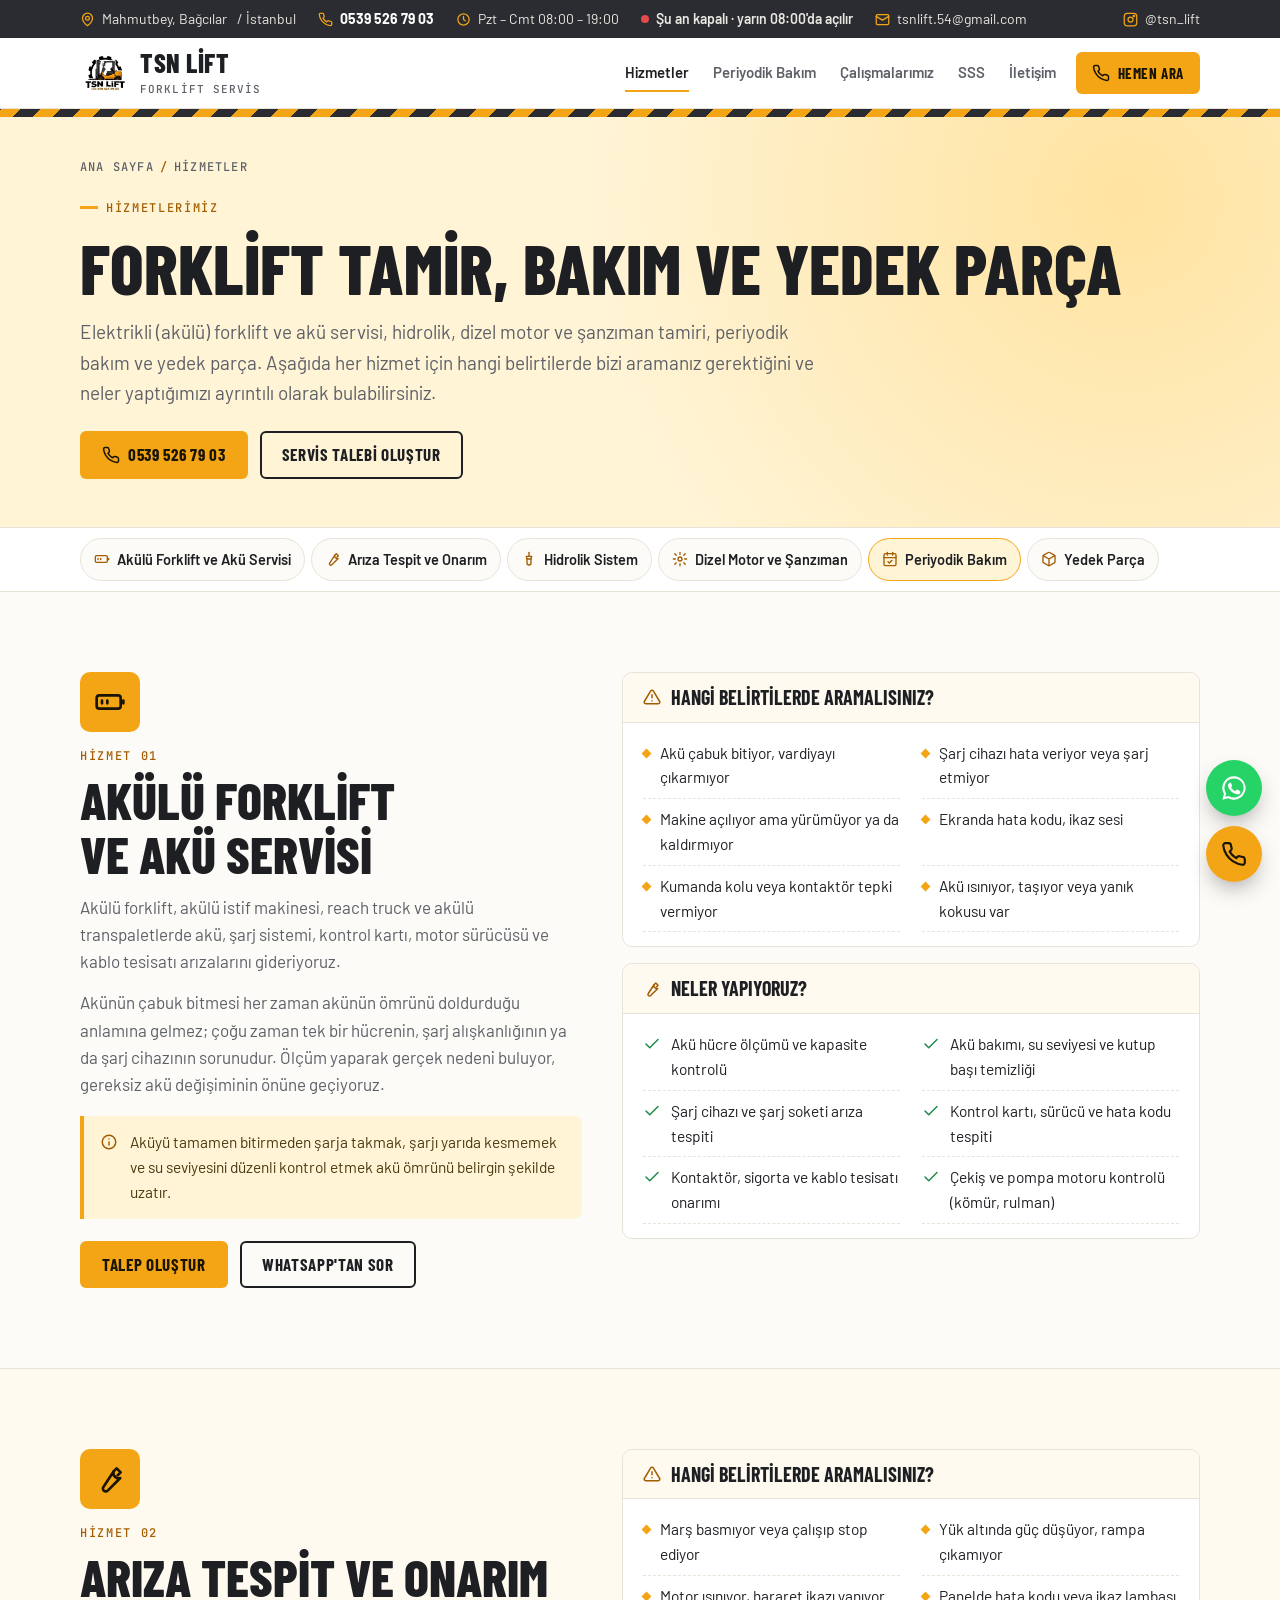
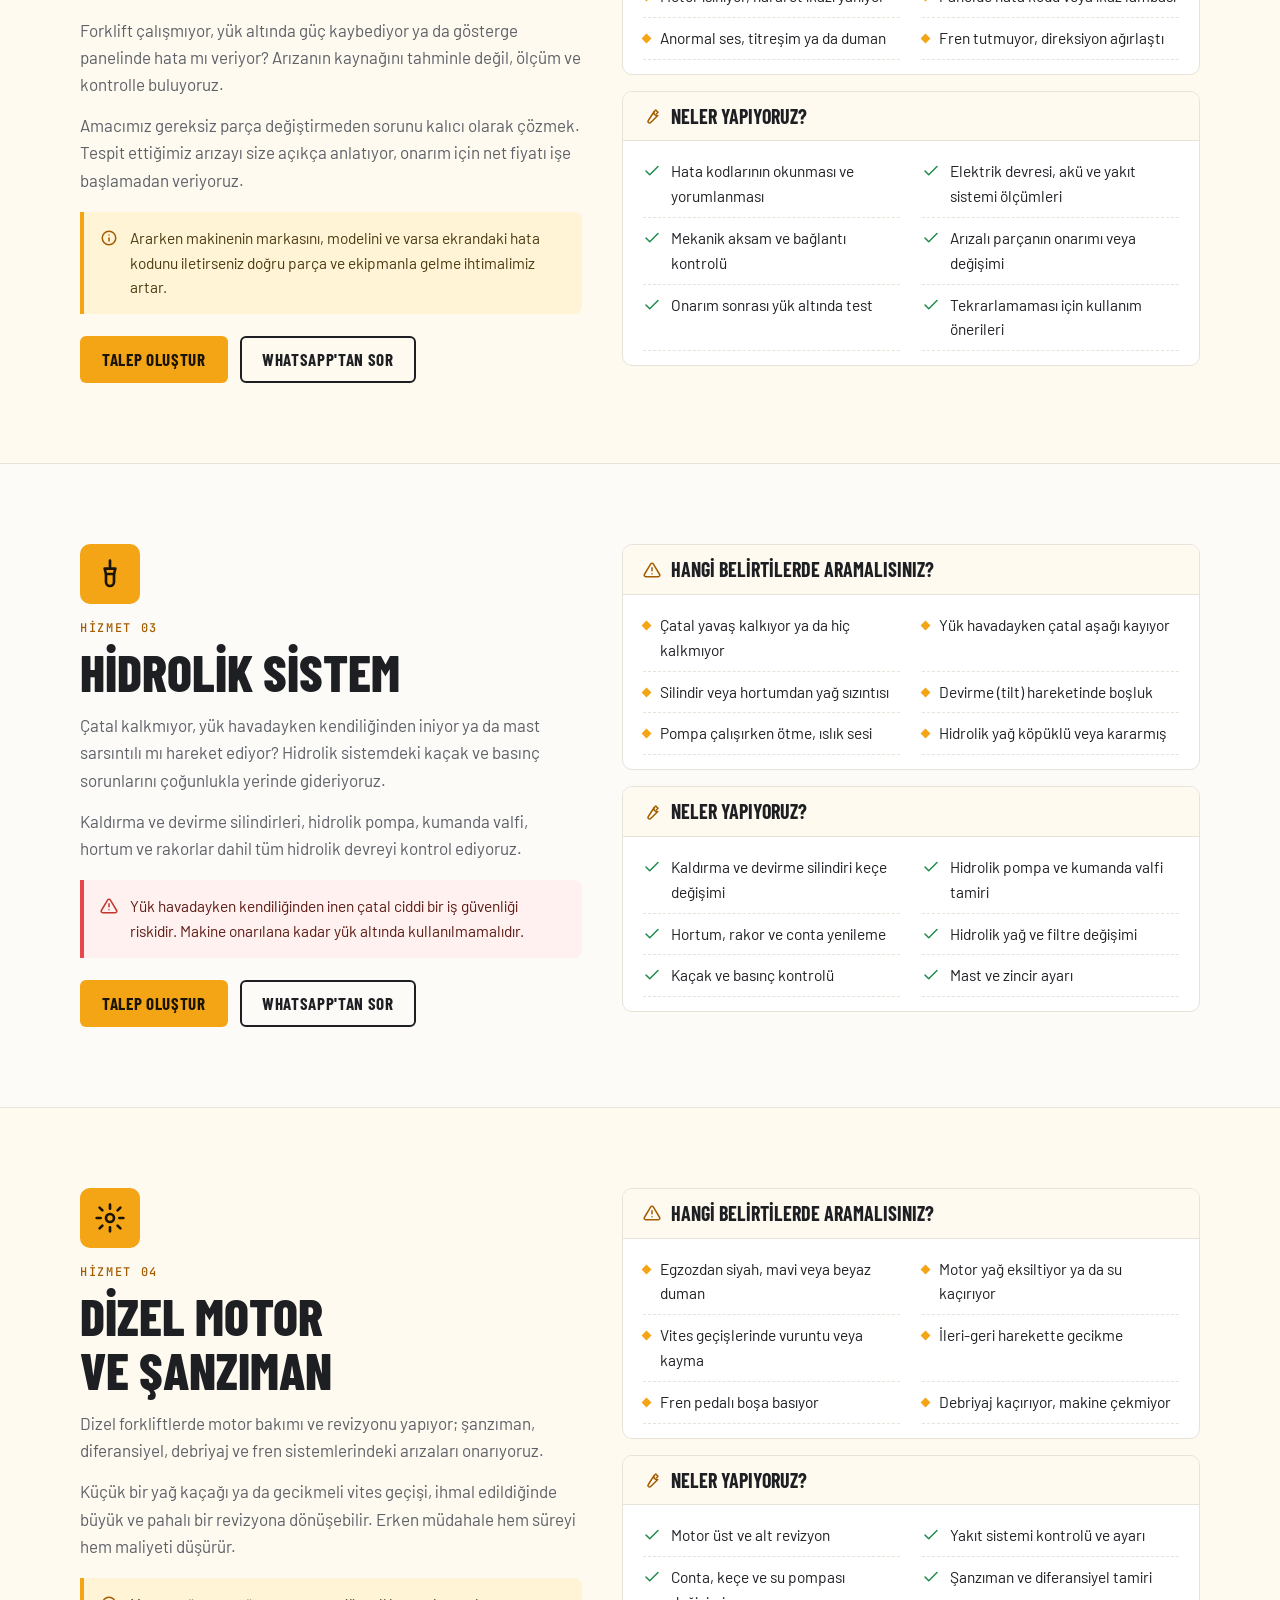
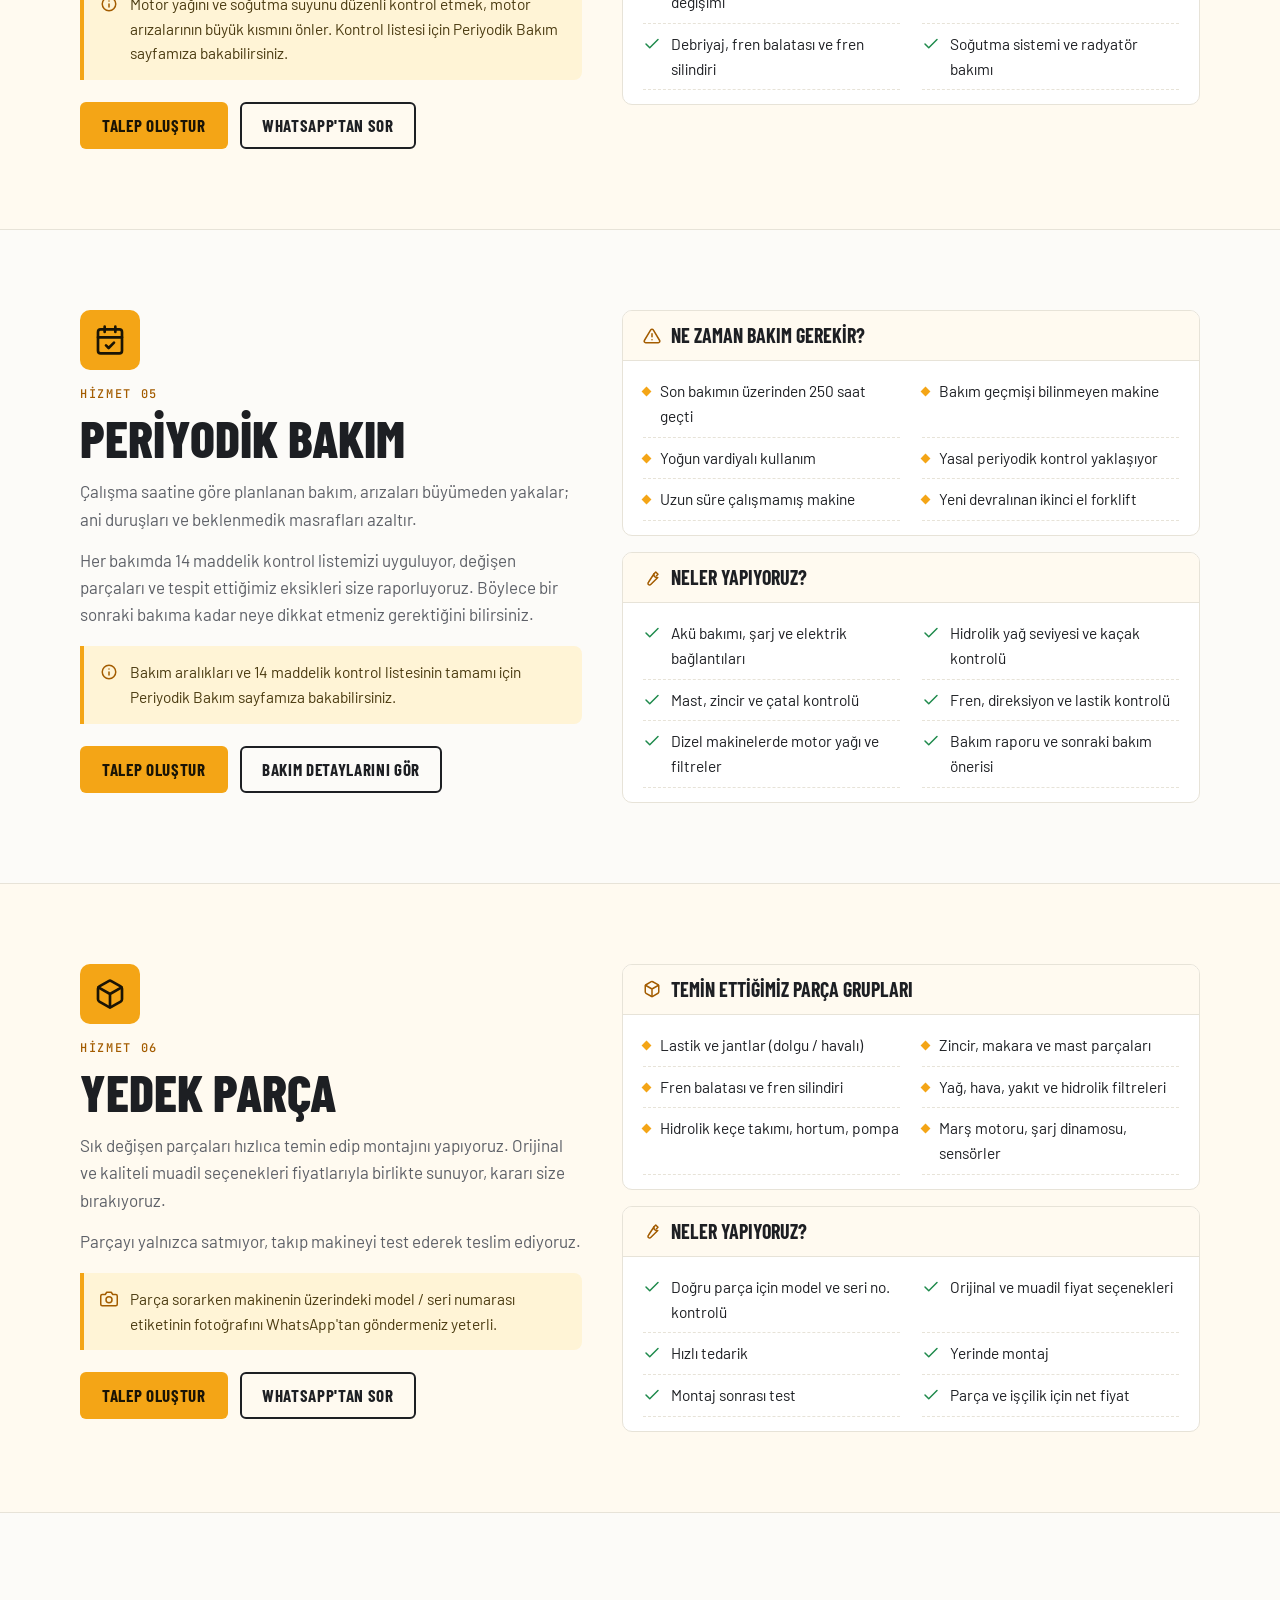
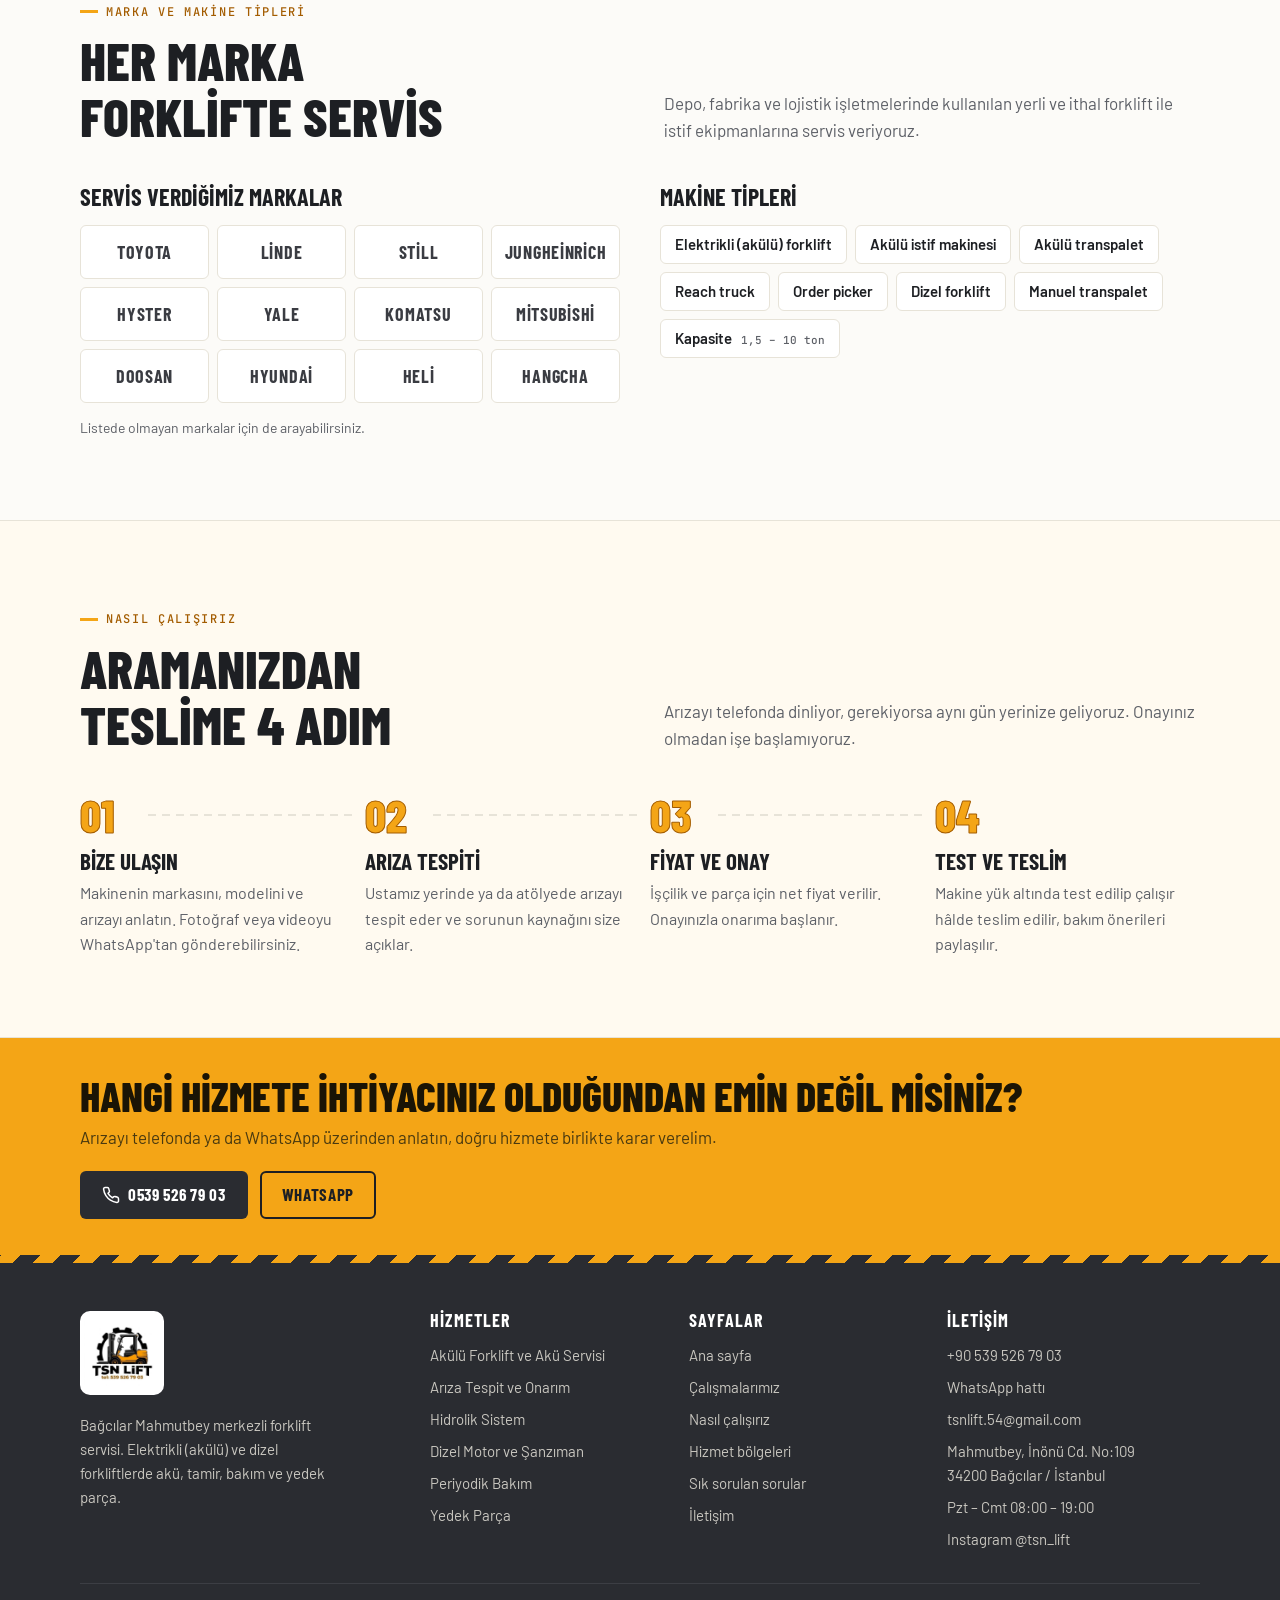
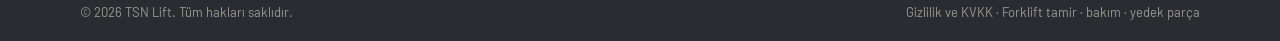
<file: hizmetler.html>
<!doctype html>
<html lang="tr">
<head>
<meta charset="utf-8">
<meta name="viewport" content="width=device-width, initial-scale=1">
<title>Hizmetler | Forklift ve Transpalet Tamiri, Akü, Hidrolik, Bakım – TSN Lift</title>
<meta name="description" content="Forklift arıza tespiti ve onarımı, hidrolik sistem, motor ve şanzıman, elektrik ve akü, periyodik bakım ve yedek parça hizmetleri. Bağcılar merkezli, İstanbul Avrupa Yakası'nda yerinde servis.">
<link rel="canonical" href="https://atakanbyildirim.github.io/tsnlift-site/hizmetler.html">
<meta name="theme-color" content="#f4a516">
<meta property="og:type" content="website">
<meta property="og:locale" content="tr_TR">
<meta property="og:site_name" content="TSN Lift">
<meta property="og:title" content="Hizmetler | Forklift ve Transpalet Tamiri, Akü, Hidrolik, Bakım – TSN Lift">
<meta property="og:description" content="Forklift arıza tespiti ve onarımı, hidrolik sistem, motor ve şanzıman, elektrik ve akü, periyodik bakım ve yedek parça hizmetleri. Bağcılar merkezli, İstanbul Avrupa Yakası'nda yerinde servis.">
<meta property="og:url" content="https://atakanbyildirim.github.io/tsnlift-site/hizmetler.html">
<meta property="og:image" content="https://atakanbyildirim.github.io/tsnlift-site/assets/img/og-image.jpg">
<meta name="twitter:card" content="summary_large_image">
<link rel="icon" type="image/png" sizes="32x32" href="assets/img/favicon-32.png">
<link rel="apple-touch-icon" href="assets/img/apple-touch-icon.png">
<link rel="manifest" href="site.webmanifest">
<link rel="preconnect" href="https://fonts.googleapis.com">
<link rel="preconnect" href="https://fonts.gstatic.com" crossorigin>
<link rel="stylesheet" href="https://fonts.googleapis.com/css2?family=Barlow+Condensed:wght@600;700;800&family=Barlow:wght@400;500;600;700&family=JetBrains+Mono:wght@500&subset=latin-ext&display=swap">
<link rel="stylesheet" href="assets/css/style.css">
<script type="application/ld+json">{"@context":"https://schema.org","@type":"BreadcrumbList","itemListElement":[{"@type":"ListItem","position":1,"name":"Ana sayfa","item":"https://atakanbyildirim.github.io/tsnlift-site/"},{"@type":"ListItem","position":2,"name":"Hizmetler","item":"https://atakanbyildirim.github.io/tsnlift-site/hizmetler.html"}]}</script>
</head>
<body>
<a class="skip" href="#icerik">İçeriğe geç</a>
<div class="infobar">
  <div class="wrap">
    <a href="https://www.google.com/maps/search/?api=1&amp;query=Mahmutbey%2C%20%C4%B0n%C3%B6n%C3%BC%20Cd.%20No%3A109%2C%2034200%20Ba%C4%9Fc%C4%B1lar%2F%C4%B0stanbul" target="_blank" rel="noopener"><svg class="i" viewBox="0 0 24 24" aria-hidden="true"><path d="M20 10c0 6-8 12-8 12S4 16 4 10a8 8 0 0 1 16 0z"/><circle cx="12" cy="10" r="3"/></svg>Mahmutbey, Bağcılar<span class="hide-s">&nbsp;/ İstanbul</span></a>
    <a class="infobar-tel" href="tel:+905395267903"><svg class="i" viewBox="0 0 24 24" aria-hidden="true"><path d="M22 16.9v3a2 2 0 0 1-2.2 2 19.8 19.8 0 0 1-8.6-3.1 19.5 19.5 0 0 1-6-6A19.8 19.8 0 0 1 2.1 4.2 2 2 0 0 1 4.1 2h3a2 2 0 0 1 2 1.7c.1.9.4 1.8.7 2.7a2 2 0 0 1-.5 2.1L8 9.8a16 16 0 0 0 6 6l1.3-1.3a2 2 0 0 1 2.1-.4c.9.3 1.8.6 2.7.7a2 2 0 0 1 1.7 2z"/></svg>0539 526 79 03</a>
    <span class="hide-s"><svg class="i" viewBox="0 0 24 24" aria-hidden="true"><circle cx="12" cy="12" r="9"/><path d="M12 7v5l3 2"/></svg>Pzt – Cmt 08:00 – 19:00</span>
    <span class="status hide-s" aria-live="polite"></span>
    <a class="hide-s" href="mailto:tsnlift.54@gmail.com"><svg class="i" viewBox="0 0 24 24" aria-hidden="true"><rect x="2" y="4" width="20" height="16" rx="2"/><path d="m22 7-10 6L2 7"/></svg>tsnlift.54@gmail.com</a>
    <a class="push hide-s" href="https://www.instagram.com/tsn_lift/" target="_blank" rel="noopener"><svg class="i" viewBox="0 0 24 24" aria-hidden="true"><rect x="2" y="2" width="20" height="20" rx="5"/><circle cx="12" cy="12" r="4"/><circle cx="17.5" cy="6.5" r="1"/></svg>@tsn_lift</a>
  </div>
</div>

<header class="top">
  <div class="wrap">
    <a class="brand" href="index.html" aria-label="TSN Lift ana sayfa"><img src="assets/img/logo.jpg" alt="" width="50" height="50"><span><b>TSN LİFT</b><small>Forklift Servis</small></span></a>
    <nav class="links" aria-label="Ana menü">
      <a href="hizmetler.html" aria-current="page">Hizmetler</a>
      <a href="periyodik-bakim.html">Periyodik Bakım</a>
      <a href="calismalar.html">Çalışmalarımız</a>
      <a href="index.html#sss">SSS</a>
      <a href="iletisim.html">İletişim</a>
    </nav>
    <a class="btn btn-y" href="tel:+905395267903"><svg class="i" viewBox="0 0 24 24" aria-hidden="true"><path d="M22 16.9v3a2 2 0 0 1-2.2 2 19.8 19.8 0 0 1-8.6-3.1 19.5 19.5 0 0 1-6-6A19.8 19.8 0 0 1 2.1 4.2 2 2 0 0 1 4.1 2h3a2 2 0 0 1 2 1.7c.1.9.4 1.8.7 2.7a2 2 0 0 1-.5 2.1L8 9.8a16 16 0 0 0 6 6l1.3-1.3a2 2 0 0 1 2.1-.4c.9.3 1.8.6 2.7.7a2 2 0 0 1 1.7 2z"/></svg><span>Hemen Ara</span></a>
    <button class="menu-btn" id="menu-btn" type="button" aria-label="Menüyü aç" aria-expanded="false" aria-controls="drawer"><svg class="i" viewBox="0 0 24 24" aria-hidden="true"><path d="M3 6h18M3 12h18M3 18h18"/></svg></button>
  </div>
</header>
<div class="hazard" aria-hidden="true"></div>

<div class="drawer" id="drawer" aria-hidden="true">
  <div class="scrim" data-close></div>
  <div class="panel" role="dialog" aria-modal="true" aria-label="Menü">
    <div class="p-head"><b>Menü</b><button class="menu-btn" type="button" data-close aria-label="Menüyü kapat" style="display:grid"><svg class="i" viewBox="0 0 24 24" aria-hidden="true"><path d="M18 6 6 18M6 6l12 12"/></svg></button></div>
    <nav aria-label="Mobil menü">
      <a href="index.html">Ana Sayfa<svg class="i" viewBox="0 0 24 24" aria-hidden="true"><path d="M5 12h14M13 6l6 6-6 6"/></svg></a>
      <a href="hizmetler.html" aria-current="page">Hizmetler<svg class="i" viewBox="0 0 24 24" aria-hidden="true"><path d="M5 12h14M13 6l6 6-6 6"/></svg></a>
      <a href="periyodik-bakim.html">Periyodik Bakım<svg class="i" viewBox="0 0 24 24" aria-hidden="true"><path d="M5 12h14M13 6l6 6-6 6"/></svg></a>
      <a href="calismalar.html">Çalışmalarımız<svg class="i" viewBox="0 0 24 24" aria-hidden="true"><path d="M5 12h14M13 6l6 6-6 6"/></svg></a>
      <a href="index.html#sss">SSS<svg class="i" viewBox="0 0 24 24" aria-hidden="true"><path d="M5 12h14M13 6l6 6-6 6"/></svg></a>
      <a href="iletisim.html">İletişim<svg class="i" viewBox="0 0 24 24" aria-hidden="true"><path d="M5 12h14M13 6l6 6-6 6"/></svg></a>
    </nav>
    <div class="p-foot">
      <span class="status"></span>
      <a class="btn btn-y" href="tel:+905395267903"><svg class="i" viewBox="0 0 24 24" aria-hidden="true"><path d="M22 16.9v3a2 2 0 0 1-2.2 2 19.8 19.8 0 0 1-8.6-3.1 19.5 19.5 0 0 1-6-6A19.8 19.8 0 0 1 2.1 4.2 2 2 0 0 1 4.1 2h3a2 2 0 0 1 2 1.7c.1.9.4 1.8.7 2.7a2 2 0 0 1-.5 2.1L8 9.8a16 16 0 0 0 6 6l1.3-1.3a2 2 0 0 1 2.1-.4c.9.3 1.8.6 2.7.7a2 2 0 0 1 1.7 2z"/></svg>0539 526 79 03</a>
      <a class="btn btn-w" href="https://wa.me/905395267903" target="_blank" rel="noopener">WhatsApp'tan yazın</a>
    </div>
  </div>
</div>

<main id="icerik">

<section class="page-hero">
  <div class="wrap">
    <ol class="crumbs" aria-label="Konum"><li><a href="index.html">Ana sayfa</a></li><li aria-current="page">Hizmetler</li></ol>
    <div class="eyebrow">Hizmetlerimiz</div>
    <h1 class="up" style="margin-top:14px">Forklift tamir, bakım ve yedek parça</h1>
    <p>Elektrikli (akülü) forklift ve akü servisi, hidrolik, dizel motor ve şanzıman tamiri, periyodik bakım ve yedek parça. Aşağıda her hizmet için hangi belirtilerde bizi aramanız gerektiğini ve neler yaptığımızı ayrıntılı olarak bulabilirsiniz.</p>
    <div class="cta-row"><a class="btn btn-y" href="tel:+905395267903"><svg class="i" viewBox="0 0 24 24" aria-hidden="true"><path d="M22 16.9v3a2 2 0 0 1-2.2 2 19.8 19.8 0 0 1-8.6-3.1 19.5 19.5 0 0 1-6-6A19.8 19.8 0 0 1 2.1 4.2 2 2 0 0 1 4.1 2h3a2 2 0 0 1 2 1.7c.1.9.4 1.8.7 2.7a2 2 0 0 1-.5 2.1L8 9.8a16 16 0 0 0 6 6l1.3-1.3a2 2 0 0 1 2.1-.4c.9.3 1.8.6 2.7.7a2 2 0 0 1 1.7 2z"/></svg>0539 526 79 03</a><a class="btn btn-o" href="iletisim.html#form">Servis Talebi Oluştur</a></div>
  </div>
</section>
<nav class="subnav" aria-label="Hizmetler">
  <div class="wrap">
    <a href="#elektrik-aku"><svg class="i" viewBox="0 0 24 24" aria-hidden="true"><rect x="2" y="7" width="18" height="10" rx="2"/><path d="M22 11v2M6 11v2M10 11v2"/></svg>Akülü Forklift ve Akü Servisi</a>
    <a href="#ariza-onarim"><svg class="i" viewBox="0 0 24 24" aria-hidden="true"><path d="M14.7 6.3a4 4 0 0 0 5 5l-9.4 9.4a2.1 2.1 0 0 1-3-3z"/><path d="M14.7 6.3 17 4l3 3-2.3 2.3"/></svg>Arıza Tespit ve Onarım</a>
    <a href="#hidrolik"><svg class="i" viewBox="0 0 24 24" aria-hidden="true"><path d="M12 2v6"/><path d="M8 8h8l-1 4H9z"/><path d="M9 12v6a3 3 0 0 0 6 0v-6"/></svg>Hidrolik Sistem</a>
    <a href="#motor-sanziman"><svg class="i" viewBox="0 0 24 24" aria-hidden="true"><circle cx="12" cy="12" r="3"/><path d="M12 2v3M12 19v3M4.2 4.2l2.1 2.1M17.7 17.7l2.1 2.1M2 12h3M19 12h3M4.2 19.8l2.1-2.1M17.7 6.3l2.1-2.1"/></svg>Dizel Motor ve Şanzıman</a>
    <a href="#periyodik-bakim"><svg class="i" viewBox="0 0 24 24" aria-hidden="true"><rect x="3" y="4" width="18" height="18" rx="2"/><path d="M16 2v4M8 2v4M3 10h18"/><path d="m9 16 2 2 4-4"/></svg>Periyodik Bakım</a>
    <a href="#yedek-parca"><svg class="i" viewBox="0 0 24 24" aria-hidden="true"><path d="M21 16V8a2 2 0 0 0-1-1.7l-7-4a2 2 0 0 0-2 0l-7 4A2 2 0 0 0 3 8v8a2 2 0 0 0 1 1.7l7 4a2 2 0 0 0 2 0l7-4a2 2 0 0 0 1-1.7z"/><path d="M3.3 7 12 12l8.7-5M12 22V12"/></svg>Yedek Parça</a>
  </div>
</nav>

<section class="block" id="elektrik-aku">
  <div class="wrap svc-detail">
    <div class="sd-intro">
      <div class="ic"><svg class="i" viewBox="0 0 24 24" aria-hidden="true"><rect x="2" y="7" width="18" height="10" rx="2"/><path d="M22 11v2M6 11v2M10 11v2"/></svg></div>
      <div class="num">Hizmet 01</div>
      <h2 class="up">Akülü Forklift ve Akü Servisi</h2>
      <p>Akülü forklift, akülü istif makinesi, reach truck ve akülü transpaletlerde akü, şarj sistemi, kontrol kartı, motor sürücüsü ve kablo tesisatı arızalarını gideriyoruz.</p>
      <p>Akünün çabuk bitmesi her zaman akünün ömrünü doldurduğu anlamına gelmez; çoğu zaman tek bir hücrenin, şarj alışkanlığının ya da şarj cihazının sorunudur. Ölçüm yaparak gerçek nedeni buluyor, gereksiz akü değişiminin önüne geçiyoruz.</p>
      <div class="tip"><svg class="i" viewBox="0 0 24 24" aria-hidden="true"><circle cx="12" cy="12" r="9"/><path d="M12 16v-4M12 8h.01"/></svg><span>Aküyü tamamen bitirmeden şarja takmak, şarjı yarıda kesmemek ve su seviyesini düzenli kontrol etmek akü ömrünü belirgin şekilde uzatır.</span></div>
      <div class="cta-row">
        <a class="btn btn-y" href="iletisim.html?hizmet=Ak%C3%BCl%C3%BC%20forklift%20%2F%20ak%C3%BC#form">Talep oluştur</a>
        <a class="btn btn-o" href="https://wa.me/905395267903?text=Merhaba%20TSN%20Lift%2C%20ak%C3%BCl%C3%BC%20forklift%20%2F%20ak%C3%BC%20hizmeti%20hakk%C4%B1nda%20bilgi%20almak%20istiyorum." target="_blank" rel="noopener">WhatsApp'tan sor</a>
      </div>
    </div>
    <div class="sd-cards">
      <div class="box">
        <h3><svg class="i" viewBox="0 0 24 24" aria-hidden="true"><path d="M10.3 3.9 1.8 18a2 2 0 0 0 1.7 3h17a2 2 0 0 0 1.7-3L13.7 3.9a2 2 0 0 0-3.4 0z"/><path d="M12 9v4M12 17h.01"/></svg>Hangi belirtilerde aramalısınız?</h3>
        <ul class="dl"><li>Akü çabuk bitiyor, vardiyayı çıkarmıyor</li><li>Şarj cihazı hata veriyor veya şarj etmiyor</li><li>Makine açılıyor ama yürümüyor ya da kaldırmıyor</li><li>Ekranda hata kodu, ikaz sesi</li><li>Kumanda kolu veya kontaktör tepki vermiyor</li><li>Akü ısınıyor, taşıyor veya yanık kokusu var</li></ul>
      </div>
      <div class="box">
        <h3><svg class="i" viewBox="0 0 24 24" aria-hidden="true"><path d="M14.7 6.3a4 4 0 0 0 5 5l-9.4 9.4a2.1 2.1 0 0 1-3-3z"/><path d="M14.7 6.3 17 4l3 3-2.3 2.3"/></svg>Neler yapıyoruz?</h3>
        <ul class="dl check"><li><svg class="i" viewBox="0 0 24 24" aria-hidden="true"><path d="M20 6 9 17l-5-5"/></svg><span>Akü hücre ölçümü ve kapasite kontrolü</span></li><li><svg class="i" viewBox="0 0 24 24" aria-hidden="true"><path d="M20 6 9 17l-5-5"/></svg><span>Akü bakımı, su seviyesi ve kutup başı temizliği</span></li><li><svg class="i" viewBox="0 0 24 24" aria-hidden="true"><path d="M20 6 9 17l-5-5"/></svg><span>Şarj cihazı ve şarj soketi arıza tespiti</span></li><li><svg class="i" viewBox="0 0 24 24" aria-hidden="true"><path d="M20 6 9 17l-5-5"/></svg><span>Kontrol kartı, sürücü ve hata kodu tespiti</span></li><li><svg class="i" viewBox="0 0 24 24" aria-hidden="true"><path d="M20 6 9 17l-5-5"/></svg><span>Kontaktör, sigorta ve kablo tesisatı onarımı</span></li><li><svg class="i" viewBox="0 0 24 24" aria-hidden="true"><path d="M20 6 9 17l-5-5"/></svg><span>Çekiş ve pompa motoru kontrolü (kömür, rulman)</span></li></ul>
      </div>
    </div>
  </div>
</section>
<section class="block alt" id="ariza-onarim">
  <div class="wrap svc-detail">
    <div class="sd-intro">
      <div class="ic"><svg class="i" viewBox="0 0 24 24" aria-hidden="true"><path d="M14.7 6.3a4 4 0 0 0 5 5l-9.4 9.4a2.1 2.1 0 0 1-3-3z"/><path d="M14.7 6.3 17 4l3 3-2.3 2.3"/></svg></div>
      <div class="num">Hizmet 02</div>
      <h2 class="up">Arıza Tespit ve Onarım</h2>
      <p>Forklift çalışmıyor, yük altında güç kaybediyor ya da gösterge panelinde hata mı veriyor? Arızanın kaynağını tahminle değil, ölçüm ve kontrolle buluyoruz.</p>
      <p>Amacımız gereksiz parça değiştirmeden sorunu kalıcı olarak çözmek. Tespit ettiğimiz arızayı size açıkça anlatıyor, onarım için net fiyatı işe başlamadan veriyoruz.</p>
      <div class="tip"><svg class="i" viewBox="0 0 24 24" aria-hidden="true"><circle cx="12" cy="12" r="9"/><path d="M12 16v-4M12 8h.01"/></svg><span>Ararken makinenin markasını, modelini ve varsa ekrandaki hata kodunu iletirseniz doğru parça ve ekipmanla gelme ihtimalimiz artar.</span></div>
      <div class="cta-row">
        <a class="btn btn-y" href="iletisim.html?hizmet=Ar%C4%B1za%20tespit%20ve%20onar%C4%B1m#form">Talep oluştur</a>
        <a class="btn btn-o" href="https://wa.me/905395267903?text=Merhaba%20TSN%20Lift%2C%20ar%C4%B1za%20tespit%20ve%20onar%C4%B1m%20hizmeti%20hakk%C4%B1nda%20bilgi%20almak%20istiyorum." target="_blank" rel="noopener">WhatsApp'tan sor</a>
      </div>
    </div>
    <div class="sd-cards">
      <div class="box">
        <h3><svg class="i" viewBox="0 0 24 24" aria-hidden="true"><path d="M10.3 3.9 1.8 18a2 2 0 0 0 1.7 3h17a2 2 0 0 0 1.7-3L13.7 3.9a2 2 0 0 0-3.4 0z"/><path d="M12 9v4M12 17h.01"/></svg>Hangi belirtilerde aramalısınız?</h3>
        <ul class="dl"><li>Marş basmıyor veya çalışıp stop ediyor</li><li>Yük altında güç düşüyor, rampa çıkamıyor</li><li>Motor ısınıyor, hararet ikazı yanıyor</li><li>Panelde hata kodu veya ikaz lambası</li><li>Anormal ses, titreşim ya da duman</li><li>Fren tutmuyor, direksiyon ağırlaştı</li></ul>
      </div>
      <div class="box">
        <h3><svg class="i" viewBox="0 0 24 24" aria-hidden="true"><path d="M14.7 6.3a4 4 0 0 0 5 5l-9.4 9.4a2.1 2.1 0 0 1-3-3z"/><path d="M14.7 6.3 17 4l3 3-2.3 2.3"/></svg>Neler yapıyoruz?</h3>
        <ul class="dl check"><li><svg class="i" viewBox="0 0 24 24" aria-hidden="true"><path d="M20 6 9 17l-5-5"/></svg><span>Hata kodlarının okunması ve yorumlanması</span></li><li><svg class="i" viewBox="0 0 24 24" aria-hidden="true"><path d="M20 6 9 17l-5-5"/></svg><span>Elektrik devresi, akü ve yakıt sistemi ölçümleri</span></li><li><svg class="i" viewBox="0 0 24 24" aria-hidden="true"><path d="M20 6 9 17l-5-5"/></svg><span>Mekanik aksam ve bağlantı kontrolü</span></li><li><svg class="i" viewBox="0 0 24 24" aria-hidden="true"><path d="M20 6 9 17l-5-5"/></svg><span>Arızalı parçanın onarımı veya değişimi</span></li><li><svg class="i" viewBox="0 0 24 24" aria-hidden="true"><path d="M20 6 9 17l-5-5"/></svg><span>Onarım sonrası yük altında test</span></li><li><svg class="i" viewBox="0 0 24 24" aria-hidden="true"><path d="M20 6 9 17l-5-5"/></svg><span>Tekrarlamaması için kullanım önerileri</span></li></ul>
      </div>
    </div>
  </div>
</section>
<section class="block" id="hidrolik">
  <div class="wrap svc-detail">
    <div class="sd-intro">
      <div class="ic"><svg class="i" viewBox="0 0 24 24" aria-hidden="true"><path d="M12 2v6"/><path d="M8 8h8l-1 4H9z"/><path d="M9 12v6a3 3 0 0 0 6 0v-6"/></svg></div>
      <div class="num">Hizmet 03</div>
      <h2 class="up">Hidrolik Sistem</h2>
      <p>Çatal kalkmıyor, yük havadayken kendiliğinden iniyor ya da mast sarsıntılı mı hareket ediyor? Hidrolik sistemdeki kaçak ve basınç sorunlarını çoğunlukla yerinde gideriyoruz.</p>
      <p>Kaldırma ve devirme silindirleri, hidrolik pompa, kumanda valfi, hortum ve rakorlar dahil tüm hidrolik devreyi kontrol ediyoruz.</p>
      <div class="tip warn"><svg class="i" viewBox="0 0 24 24" aria-hidden="true"><path d="M10.3 3.9 1.8 18a2 2 0 0 0 1.7 3h17a2 2 0 0 0 1.7-3L13.7 3.9a2 2 0 0 0-3.4 0z"/><path d="M12 9v4M12 17h.01"/></svg><span>Yük havadayken kendiliğinden inen çatal ciddi bir iş güvenliği riskidir. Makine onarılana kadar yük altında kullanılmamalıdır.</span></div>
      <div class="cta-row">
        <a class="btn btn-y" href="iletisim.html?hizmet=Hidrolik%20sistem#form">Talep oluştur</a>
        <a class="btn btn-o" href="https://wa.me/905395267903?text=Merhaba%20TSN%20Lift%2C%20hidrolik%20sistem%20hizmeti%20hakk%C4%B1nda%20bilgi%20almak%20istiyorum." target="_blank" rel="noopener">WhatsApp'tan sor</a>
      </div>
    </div>
    <div class="sd-cards">
      <div class="box">
        <h3><svg class="i" viewBox="0 0 24 24" aria-hidden="true"><path d="M10.3 3.9 1.8 18a2 2 0 0 0 1.7 3h17a2 2 0 0 0 1.7-3L13.7 3.9a2 2 0 0 0-3.4 0z"/><path d="M12 9v4M12 17h.01"/></svg>Hangi belirtilerde aramalısınız?</h3>
        <ul class="dl"><li>Çatal yavaş kalkıyor ya da hiç kalkmıyor</li><li>Yük havadayken çatal aşağı kayıyor</li><li>Silindir veya hortumdan yağ sızıntısı</li><li>Devirme (tilt) hareketinde boşluk</li><li>Pompa çalışırken ötme, ıslık sesi</li><li>Hidrolik yağ köpüklü veya kararmış</li></ul>
      </div>
      <div class="box">
        <h3><svg class="i" viewBox="0 0 24 24" aria-hidden="true"><path d="M14.7 6.3a4 4 0 0 0 5 5l-9.4 9.4a2.1 2.1 0 0 1-3-3z"/><path d="M14.7 6.3 17 4l3 3-2.3 2.3"/></svg>Neler yapıyoruz?</h3>
        <ul class="dl check"><li><svg class="i" viewBox="0 0 24 24" aria-hidden="true"><path d="M20 6 9 17l-5-5"/></svg><span>Kaldırma ve devirme silindiri keçe değişimi</span></li><li><svg class="i" viewBox="0 0 24 24" aria-hidden="true"><path d="M20 6 9 17l-5-5"/></svg><span>Hidrolik pompa ve kumanda valfi tamiri</span></li><li><svg class="i" viewBox="0 0 24 24" aria-hidden="true"><path d="M20 6 9 17l-5-5"/></svg><span>Hortum, rakor ve conta yenileme</span></li><li><svg class="i" viewBox="0 0 24 24" aria-hidden="true"><path d="M20 6 9 17l-5-5"/></svg><span>Hidrolik yağ ve filtre değişimi</span></li><li><svg class="i" viewBox="0 0 24 24" aria-hidden="true"><path d="M20 6 9 17l-5-5"/></svg><span>Kaçak ve basınç kontrolü</span></li><li><svg class="i" viewBox="0 0 24 24" aria-hidden="true"><path d="M20 6 9 17l-5-5"/></svg><span>Mast ve zincir ayarı</span></li></ul>
      </div>
    </div>
  </div>
</section>
<section class="block alt" id="motor-sanziman">
  <div class="wrap svc-detail">
    <div class="sd-intro">
      <div class="ic"><svg class="i" viewBox="0 0 24 24" aria-hidden="true"><circle cx="12" cy="12" r="3"/><path d="M12 2v3M12 19v3M4.2 4.2l2.1 2.1M17.7 17.7l2.1 2.1M2 12h3M19 12h3M4.2 19.8l2.1-2.1M17.7 6.3l2.1-2.1"/></svg></div>
      <div class="num">Hizmet 04</div>
      <h2 class="up">Dizel Motor ve Şanzıman</h2>
      <p>Dizel forkliftlerde motor bakımı ve revizyonu yapıyor; şanzıman, diferansiyel, debriyaj ve fren sistemlerindeki arızaları onarıyoruz.</p>
      <p>Küçük bir yağ kaçağı ya da gecikmeli vites geçişi, ihmal edildiğinde büyük ve pahalı bir revizyona dönüşebilir. Erken müdahale hem süreyi hem maliyeti düşürür.</p>
      <div class="tip"><svg class="i" viewBox="0 0 24 24" aria-hidden="true"><circle cx="12" cy="12" r="9"/><path d="M12 16v-4M12 8h.01"/></svg><span>Motor yağını ve soğutma suyunu düzenli kontrol etmek, motor arızalarının büyük kısmını önler. Kontrol listesi için Periyodik Bakım sayfamıza bakabilirsiniz.</span></div>
      <div class="cta-row">
        <a class="btn btn-y" href="iletisim.html?hizmet=Dizel%20motor%20ve%20%C5%9Fanz%C4%B1man#form">Talep oluştur</a>
        <a class="btn btn-o" href="https://wa.me/905395267903?text=Merhaba%20TSN%20Lift%2C%20dizel%20motor%20ve%20%C5%9Fanz%C4%B1man%20hizmeti%20hakk%C4%B1nda%20bilgi%20almak%20istiyorum." target="_blank" rel="noopener">WhatsApp'tan sor</a>
      </div>
    </div>
    <div class="sd-cards">
      <div class="box">
        <h3><svg class="i" viewBox="0 0 24 24" aria-hidden="true"><path d="M10.3 3.9 1.8 18a2 2 0 0 0 1.7 3h17a2 2 0 0 0 1.7-3L13.7 3.9a2 2 0 0 0-3.4 0z"/><path d="M12 9v4M12 17h.01"/></svg>Hangi belirtilerde aramalısınız?</h3>
        <ul class="dl"><li>Egzozdan siyah, mavi veya beyaz duman</li><li>Motor yağ eksiltiyor ya da su kaçırıyor</li><li>Vites geçişlerinde vuruntu veya kayma</li><li>İleri-geri harekette gecikme</li><li>Fren pedalı boşa basıyor</li><li>Debriyaj kaçırıyor, makine çekmiyor</li></ul>
      </div>
      <div class="box">
        <h3><svg class="i" viewBox="0 0 24 24" aria-hidden="true"><path d="M14.7 6.3a4 4 0 0 0 5 5l-9.4 9.4a2.1 2.1 0 0 1-3-3z"/><path d="M14.7 6.3 17 4l3 3-2.3 2.3"/></svg>Neler yapıyoruz?</h3>
        <ul class="dl check"><li><svg class="i" viewBox="0 0 24 24" aria-hidden="true"><path d="M20 6 9 17l-5-5"/></svg><span>Motor üst ve alt revizyon</span></li><li><svg class="i" viewBox="0 0 24 24" aria-hidden="true"><path d="M20 6 9 17l-5-5"/></svg><span>Yakıt sistemi kontrolü ve ayarı</span></li><li><svg class="i" viewBox="0 0 24 24" aria-hidden="true"><path d="M20 6 9 17l-5-5"/></svg><span>Conta, keçe ve su pompası değişimi</span></li><li><svg class="i" viewBox="0 0 24 24" aria-hidden="true"><path d="M20 6 9 17l-5-5"/></svg><span>Şanzıman ve diferansiyel tamiri</span></li><li><svg class="i" viewBox="0 0 24 24" aria-hidden="true"><path d="M20 6 9 17l-5-5"/></svg><span>Debriyaj, fren balatası ve fren silindiri</span></li><li><svg class="i" viewBox="0 0 24 24" aria-hidden="true"><path d="M20 6 9 17l-5-5"/></svg><span>Soğutma sistemi ve radyatör bakımı</span></li></ul>
      </div>
    </div>
  </div>
</section>
<section class="block" id="periyodik-bakim">
  <div class="wrap svc-detail">
    <div class="sd-intro">
      <div class="ic"><svg class="i" viewBox="0 0 24 24" aria-hidden="true"><rect x="3" y="4" width="18" height="18" rx="2"/><path d="M16 2v4M8 2v4M3 10h18"/><path d="m9 16 2 2 4-4"/></svg></div>
      <div class="num">Hizmet 05</div>
      <h2 class="up">Periyodik Bakım</h2>
      <p>Çalışma saatine göre planlanan bakım, arızaları büyümeden yakalar; ani duruşları ve beklenmedik masrafları azaltır.</p>
      <p>Her bakımda 14 maddelik kontrol listemizi uyguluyor, değişen parçaları ve tespit ettiğimiz eksikleri size raporluyoruz. Böylece bir sonraki bakıma kadar neye dikkat etmeniz gerektiğini bilirsiniz.</p>
      <div class="tip"><svg class="i" viewBox="0 0 24 24" aria-hidden="true"><circle cx="12" cy="12" r="9"/><path d="M12 16v-4M12 8h.01"/></svg><span>Bakım aralıkları ve 14 maddelik kontrol listesinin tamamı için Periyodik Bakım sayfamıza bakabilirsiniz.</span></div>
      <div class="cta-row">
        <a class="btn btn-y" href="iletisim.html?hizmet=Periyodik%20bak%C4%B1m#form">Talep oluştur</a>
        <a class="btn btn-o" href="periyodik-bakim.html">Bakım detaylarını gör</a>
      </div>
    </div>
    <div class="sd-cards">
      <div class="box">
        <h3><svg class="i" viewBox="0 0 24 24" aria-hidden="true"><path d="M10.3 3.9 1.8 18a2 2 0 0 0 1.7 3h17a2 2 0 0 0 1.7-3L13.7 3.9a2 2 0 0 0-3.4 0z"/><path d="M12 9v4M12 17h.01"/></svg>Ne zaman bakım gerekir?</h3>
        <ul class="dl"><li>Son bakımın üzerinden 250 saat geçti</li><li>Bakım geçmişi bilinmeyen makine</li><li>Yoğun vardiyalı kullanım</li><li>Yasal periyodik kontrol yaklaşıyor</li><li>Uzun süre çalışmamış makine</li><li>Yeni devralınan ikinci el forklift</li></ul>
      </div>
      <div class="box">
        <h3><svg class="i" viewBox="0 0 24 24" aria-hidden="true"><path d="M14.7 6.3a4 4 0 0 0 5 5l-9.4 9.4a2.1 2.1 0 0 1-3-3z"/><path d="M14.7 6.3 17 4l3 3-2.3 2.3"/></svg>Neler yapıyoruz?</h3>
        <ul class="dl check"><li><svg class="i" viewBox="0 0 24 24" aria-hidden="true"><path d="M20 6 9 17l-5-5"/></svg><span>Akü bakımı, şarj ve elektrik bağlantıları</span></li><li><svg class="i" viewBox="0 0 24 24" aria-hidden="true"><path d="M20 6 9 17l-5-5"/></svg><span>Hidrolik yağ seviyesi ve kaçak kontrolü</span></li><li><svg class="i" viewBox="0 0 24 24" aria-hidden="true"><path d="M20 6 9 17l-5-5"/></svg><span>Mast, zincir ve çatal kontrolü</span></li><li><svg class="i" viewBox="0 0 24 24" aria-hidden="true"><path d="M20 6 9 17l-5-5"/></svg><span>Fren, direksiyon ve lastik kontrolü</span></li><li><svg class="i" viewBox="0 0 24 24" aria-hidden="true"><path d="M20 6 9 17l-5-5"/></svg><span>Dizel makinelerde motor yağı ve filtreler</span></li><li><svg class="i" viewBox="0 0 24 24" aria-hidden="true"><path d="M20 6 9 17l-5-5"/></svg><span>Bakım raporu ve sonraki bakım önerisi</span></li></ul>
      </div>
    </div>
  </div>
</section>
<section class="block alt" id="yedek-parca">
  <div class="wrap svc-detail">
    <div class="sd-intro">
      <div class="ic"><svg class="i" viewBox="0 0 24 24" aria-hidden="true"><path d="M21 16V8a2 2 0 0 0-1-1.7l-7-4a2 2 0 0 0-2 0l-7 4A2 2 0 0 0 3 8v8a2 2 0 0 0 1 1.7l7 4a2 2 0 0 0 2 0l7-4a2 2 0 0 0 1-1.7z"/><path d="M3.3 7 12 12l8.7-5M12 22V12"/></svg></div>
      <div class="num">Hizmet 06</div>
      <h2 class="up">Yedek Parça</h2>
      <p>Sık değişen parçaları hızlıca temin edip montajını yapıyoruz. Orijinal ve kaliteli muadil seçenekleri fiyatlarıyla birlikte sunuyor, kararı size bırakıyoruz.</p>
      <p>Parçayı yalnızca satmıyor, takıp makineyi test ederek teslim ediyoruz.</p>
      <div class="tip"><svg class="i" viewBox="0 0 24 24" aria-hidden="true"><path d="M23 19a2 2 0 0 1-2 2H3a2 2 0 0 1-2-2V8a2 2 0 0 1 2-2h4l2-3h6l2 3h4a2 2 0 0 1 2 2z"/><circle cx="12" cy="13" r="4"/></svg><span>Parça sorarken makinenin üzerindeki model / seri numarası etiketinin fotoğrafını WhatsApp'tan göndermeniz yeterli.</span></div>
      <div class="cta-row">
        <a class="btn btn-y" href="iletisim.html?hizmet=Yedek%20par%C3%A7a#form">Talep oluştur</a>
        <a class="btn btn-o" href="https://wa.me/905395267903?text=Merhaba%20TSN%20Lift%2C%20yedek%20par%C3%A7a%20hizmeti%20hakk%C4%B1nda%20bilgi%20almak%20istiyorum." target="_blank" rel="noopener">WhatsApp'tan sor</a>
      </div>
    </div>
    <div class="sd-cards">
      <div class="box">
        <h3><svg class="i" viewBox="0 0 24 24" aria-hidden="true"><path d="M21 16V8a2 2 0 0 0-1-1.7l-7-4a2 2 0 0 0-2 0l-7 4A2 2 0 0 0 3 8v8a2 2 0 0 0 1 1.7l7 4a2 2 0 0 0 2 0l7-4a2 2 0 0 0 1-1.7z"/><path d="M3.3 7 12 12l8.7-5M12 22V12"/></svg>Temin ettiğimiz parça grupları</h3>
        <ul class="dl"><li>Lastik ve jantlar (dolgu / havalı)</li><li>Zincir, makara ve mast parçaları</li><li>Fren balatası ve fren silindiri</li><li>Yağ, hava, yakıt ve hidrolik filtreleri</li><li>Hidrolik keçe takımı, hortum, pompa</li><li>Marş motoru, şarj dinamosu, sensörler</li></ul>
      </div>
      <div class="box">
        <h3><svg class="i" viewBox="0 0 24 24" aria-hidden="true"><path d="M14.7 6.3a4 4 0 0 0 5 5l-9.4 9.4a2.1 2.1 0 0 1-3-3z"/><path d="M14.7 6.3 17 4l3 3-2.3 2.3"/></svg>Neler yapıyoruz?</h3>
        <ul class="dl check"><li><svg class="i" viewBox="0 0 24 24" aria-hidden="true"><path d="M20 6 9 17l-5-5"/></svg><span>Doğru parça için model ve seri no. kontrolü</span></li><li><svg class="i" viewBox="0 0 24 24" aria-hidden="true"><path d="M20 6 9 17l-5-5"/></svg><span>Orijinal ve muadil fiyat seçenekleri</span></li><li><svg class="i" viewBox="0 0 24 24" aria-hidden="true"><path d="M20 6 9 17l-5-5"/></svg><span>Hızlı tedarik</span></li><li><svg class="i" viewBox="0 0 24 24" aria-hidden="true"><path d="M20 6 9 17l-5-5"/></svg><span>Yerinde montaj</span></li><li><svg class="i" viewBox="0 0 24 24" aria-hidden="true"><path d="M20 6 9 17l-5-5"/></svg><span>Montaj sonrası test</span></li><li><svg class="i" viewBox="0 0 24 24" aria-hidden="true"><path d="M20 6 9 17l-5-5"/></svg><span>Parça ve işçilik için net fiyat</span></li></ul>
      </div>
    </div>
  </div>
</section>

<section class="block" id="markalar">
  <div class="wrap">
    <div class="head">
      <div><div class="eyebrow">Marka ve makine tipleri</div><h2 class="up">Her marka forklifte servis</h2></div>
      <p>Depo, fabrika ve lojistik işletmelerinde kullanılan yerli ve ithal forklift ile istif ekipmanlarına servis veriyoruz.</p>
    </div>
    <div class="split">
      <div>
        <h3 class="up">Servis verdiğimiz markalar</h3>
        <div class="brandgrid"><span>Toyota</span><span>Linde</span><span>Still</span><span>Jungheinrich</span><span>Hyster</span><span>Yale</span><span>Komatsu</span><span>Mitsubishi</span><span>Doosan</span><span>Hyundai</span><span>Heli</span><span>Hangcha</span></div>
        <p class="note">Listede olmayan markalar için de arayabilirsiniz.</p>
      </div>
      <div>
        <h3 class="up">Makine tipleri</h3>
        <div class="chips"><span class="chip">Elektrikli (akülü) forklift</span><span class="chip">Akülü istif makinesi</span><span class="chip">Akülü transpalet</span><span class="chip">Reach truck</span><span class="chip">Order picker</span><span class="chip">Dizel forklift</span><span class="chip">Manuel transpalet</span><span class="chip">Kapasite <small>1,5 – 10 ton</small></span></div>
      </div>
    </div>
  </div>
</section>

<section class="block alt" id="surec">
  <div class="wrap">
    <div class="head">
      <div><div class="eyebrow">Nasıl çalışırız</div><h2 class="up">Aramanızdan teslime 4 adım</h2></div>
      <p>Arızayı telefonda dinliyor, gerekiyorsa aynı gün yerinize geliyoruz. Onayınız olmadan işe başlamıyoruz.</p>
    </div>
    <ol class="steps">
      <li><h3 class="up">Bize ulaşın</h3><p>Makinenin markasını, modelini ve arızayı anlatın. Fotoğraf veya videoyu WhatsApp'tan gönderebilirsiniz.</p></li>
      <li><h3 class="up">Arıza tespiti</h3><p>Ustamız yerinde ya da atölyede arızayı tespit eder ve sorunun kaynağını size açıklar.</p></li>
      <li><h3 class="up">Fiyat ve onay</h3><p>İşçilik ve parça için net fiyat verilir. Onayınızla onarıma başlanır.</p></li>
      <li><h3 class="up">Test ve teslim</h3><p>Makine yük altında test edilip çalışır hâlde teslim edilir, bakım önerileri paylaşılır.</p></li>
    </ol>
  </div>
</section>

<section class="band">
  <div class="wrap">
    <div><h2 class="up">Hangi hizmete ihtiyacınız olduğundan emin değil misiniz?</h2><p>Arızayı telefonda ya da WhatsApp üzerinden anlatın, doğru hizmete birlikte karar verelim.</p></div>
    <div class="cta-row">
      <a class="btn btn-d" href="tel:+905395267903"><svg class="i" viewBox="0 0 24 24" aria-hidden="true"><path d="M22 16.9v3a2 2 0 0 1-2.2 2 19.8 19.8 0 0 1-8.6-3.1 19.5 19.5 0 0 1-6-6A19.8 19.8 0 0 1 2.1 4.2 2 2 0 0 1 4.1 2h3a2 2 0 0 1 2 1.7c.1.9.4 1.8.7 2.7a2 2 0 0 1-.5 2.1L8 9.8a16 16 0 0 0 6 6l1.3-1.3a2 2 0 0 1 2.1-.4c.9.3 1.8.6 2.7.7a2 2 0 0 1 1.7 2z"/></svg>0539 526 79 03</a>
      <a class="btn btn-o" href="https://wa.me/905395267903" target="_blank" rel="noopener">WhatsApp</a>
    </div>
  </div>
</section>
</main>

<div class="hazard" aria-hidden="true"></div>
<footer>
  <div class="wrap">
    <div class="fgrid">
      <div class="fbrand"><img src="assets/img/logo.jpg" alt="TSN Lift logosu" width="84" height="84" loading="lazy"><p>Bağcılar Mahmutbey merkezli forklift servisi. Elektrikli (akülü) ve dizel forkliftlerde akü, tamir, bakım ve yedek parça.</p></div>
      <div><h4>Hizmetler</h4><ul><li><a href="hizmetler.html#elektrik-aku">Akülü Forklift ve Akü Servisi</a></li><li><a href="hizmetler.html#ariza-onarim">Arıza Tespit ve Onarım</a></li><li><a href="hizmetler.html#hidrolik">Hidrolik Sistem</a></li><li><a href="hizmetler.html#motor-sanziman">Dizel Motor ve Şanzıman</a></li><li><a href="periyodik-bakim.html">Periyodik Bakım</a></li><li><a href="hizmetler.html#yedek-parca">Yedek Parça</a></li></ul></div>
      <div><h4>Sayfalar</h4><ul><li><a href="index.html">Ana sayfa</a></li><li><a href="calismalar.html">Çalışmalarımız</a></li><li><a href="index.html#surec">Nasıl çalışırız</a></li><li><a href="index.html#bolgeler">Hizmet bölgeleri</a></li><li><a href="index.html#sss">Sık sorulan sorular</a></li><li><a href="iletisim.html">İletişim</a></li></ul></div>
      <div><h4>İletişim</h4><ul><li><a href="tel:+905395267903">+90 539 526 79 03</a></li><li><a href="https://wa.me/905395267903" target="_blank" rel="noopener">WhatsApp hattı</a></li><li><a href="mailto:tsnlift.54@gmail.com">tsnlift.54@gmail.com</a></li><li><a href="https://www.google.com/maps/search/?api=1&amp;query=Mahmutbey%2C%20%C4%B0n%C3%B6n%C3%BC%20Cd.%20No%3A109%2C%2034200%20Ba%C4%9Fc%C4%B1lar%2F%C4%B0stanbul" target="_blank" rel="noopener">Mahmutbey, İnönü Cd. No:109<br>34200 Bağcılar / İstanbul</a></li><li>Pzt – Cmt 08:00 – 19:00</li><li><a href="https://www.instagram.com/tsn_lift/" target="_blank" rel="noopener">Instagram @tsn_lift</a></li></ul></div>
    </div>
    <div class="fbottom"><span>© <span data-year>2026</span> TSN Lift. Tüm hakları saklıdır.</span><span><a href="gizlilik.html">Gizlilik ve KVKK</a> · Forklift tamir · bakım · yedek parça</span></div>
  </div>
</footer>

<div class="fab">
  <button class="totop" type="button" aria-label="Sayfanın başına dön"><svg class="i" viewBox="0 0 24 24" aria-hidden="true"><path d="M12 19V5M6 11l6-6 6 6"/></svg></button>
  <a class="wa" href="https://wa.me/905395267903" target="_blank" rel="noopener" aria-label="WhatsApp ile yazın"><svg viewBox="0 0 24 24" fill="currentColor" aria-hidden="true"><path d="M12 2a10 10 0 0 0-8.6 15.1L2 22l5-1.3A10 10 0 1 0 12 2zm0 18.2a8.2 8.2 0 0 1-4.2-1.2l-.3-.2-3 .8.8-2.9-.2-.3A8.2 8.2 0 1 1 12 20.2zm4.5-6.1c-.2-.1-1.5-.7-1.7-.8-.2-.1-.4-.1-.6.1l-.8 1c-.1.2-.3.2-.5.1a6.7 6.7 0 0 1-3.3-2.9c-.3-.4.2-.4.7-1.4.1-.2 0-.3 0-.4l-.8-1.8c-.2-.5-.4-.4-.6-.4h-.5a1 1 0 0 0-.7.3 3 3 0 0 0-.9 2.2 5.2 5.2 0 0 0 1.1 2.7 11.8 11.8 0 0 0 4.5 4c1.7.7 2.3.8 3.2.6.5-.1 1.5-.6 1.7-1.2.2-.6.2-1.1.2-1.2-.1-.1-.3-.2-.5-.3z"/></svg></a>
  <a class="tel" href="tel:+905395267903" aria-label="Telefonla arayın"><svg class="i" style="width:26px;height:26px" viewBox="0 0 24 24" aria-hidden="true"><path d="M22 16.9v3a2 2 0 0 1-2.2 2 19.8 19.8 0 0 1-8.6-3.1 19.5 19.5 0 0 1-6-6A19.8 19.8 0 0 1 2.1 4.2 2 2 0 0 1 4.1 2h3a2 2 0 0 1 2 1.7c.1.9.4 1.8.7 2.7a2 2 0 0 1-.5 2.1L8 9.8a16 16 0 0 0 6 6l1.3-1.3a2 2 0 0 1 2.1-.4c.9.3 1.8.6 2.7.7a2 2 0 0 1 1.7 2z"/></svg></a>
</div>
<script src="assets/js/main.js" defer></script>
</body>
</html>
</file>
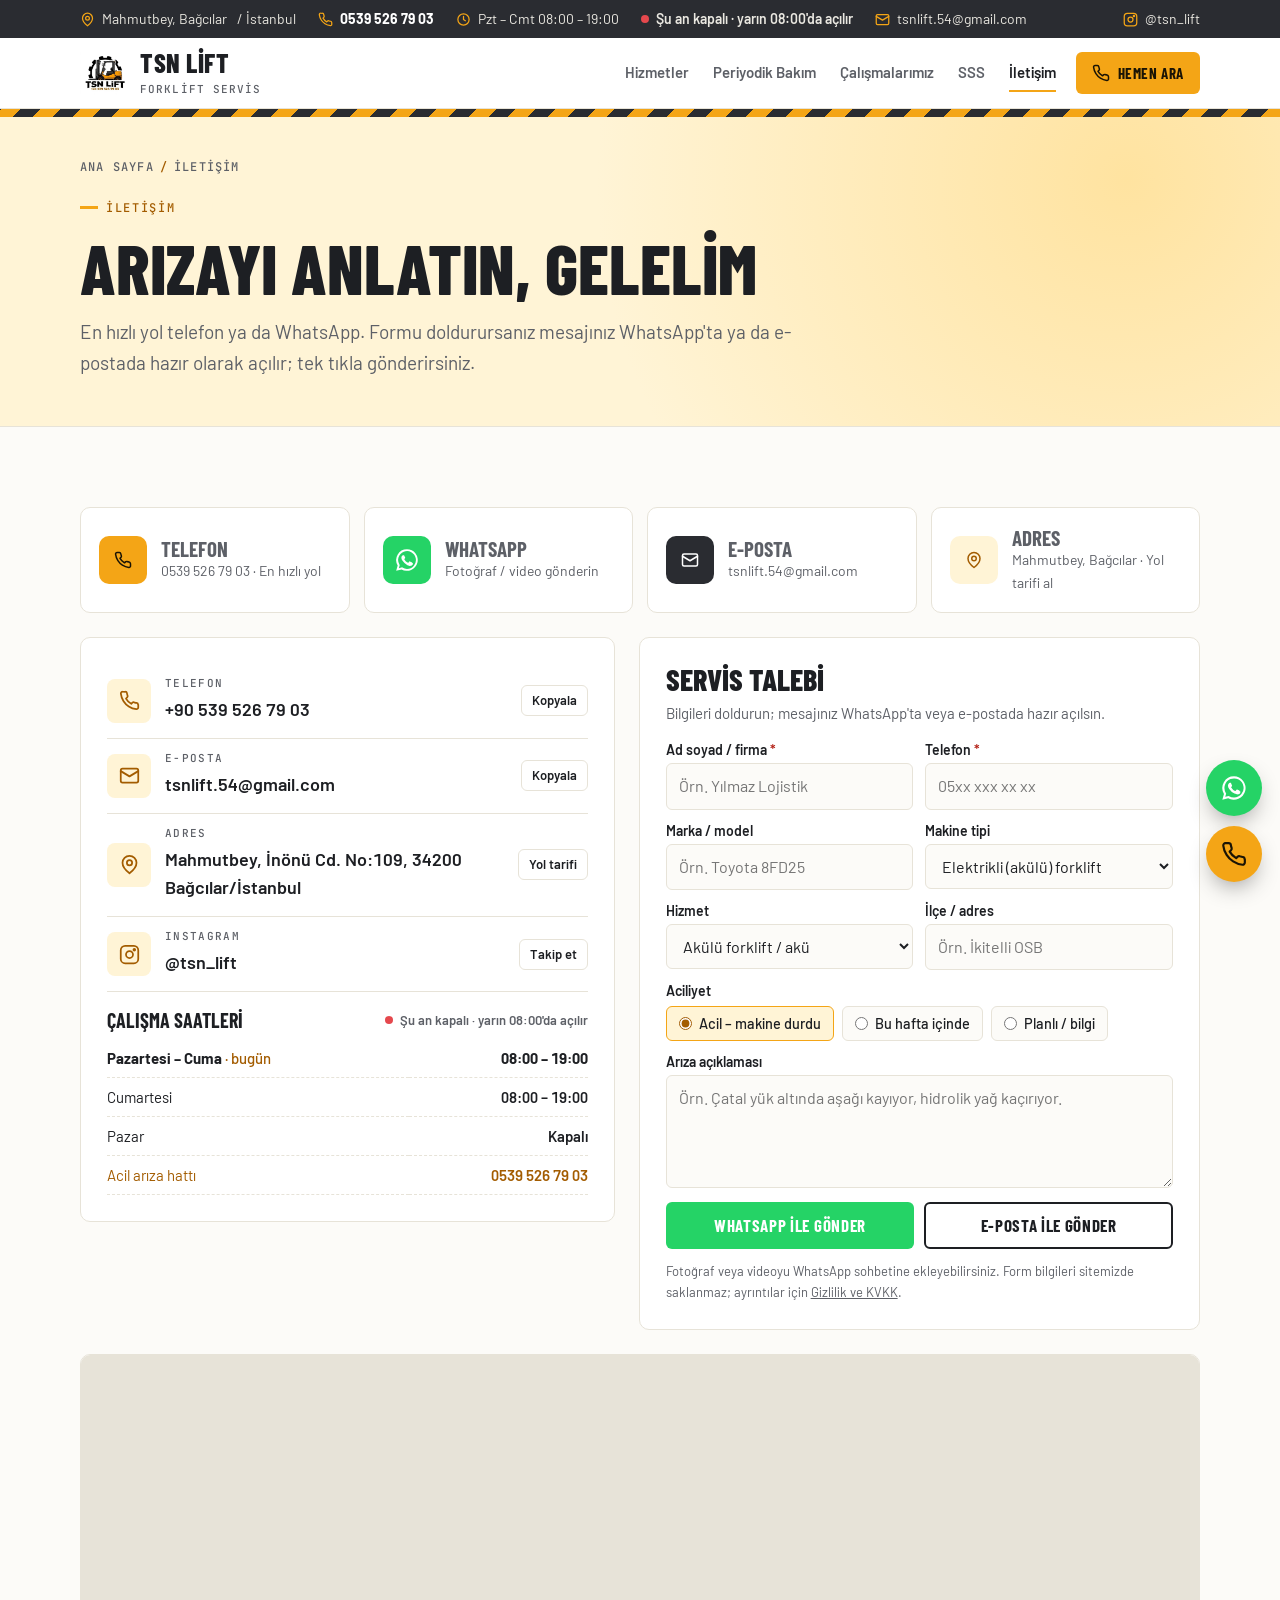
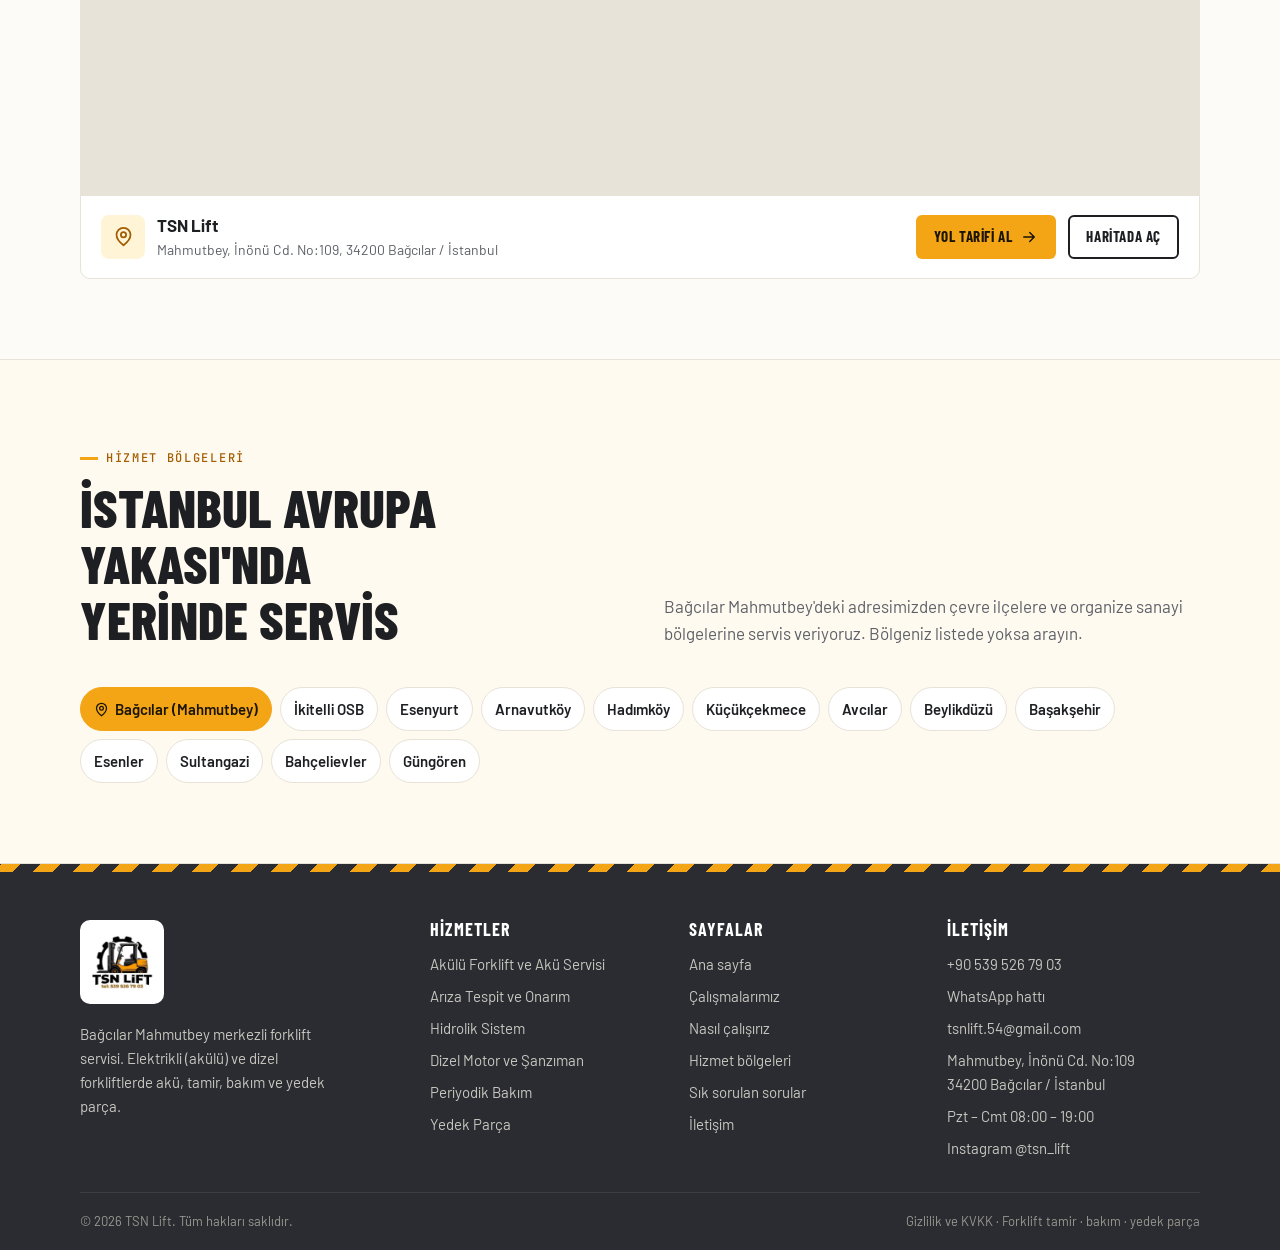
<file: iletisim.html>
<!doctype html>
<html lang="tr">
<head>
<meta charset="utf-8">
<meta name="viewport" content="width=device-width, initial-scale=1">
<title>İletişim ve Servis Talebi | TSN Lift Forklift Servis – Bağcılar, İstanbul</title>
<meta name="description" content="TSN Lift ile iletişime geçin: 0539 526 79 03, WhatsApp ve e-posta. Pazartesi–Cumartesi 08:00–19:00. Adres: Mahmutbey, İnönü Cd. No:109, Bağcılar/İstanbul. Servis talebi formu ile arızanızı bildirin.">
<link rel="canonical" href="https://atakanbyildirim.github.io/tsnlift-site/iletisim.html">
<meta name="theme-color" content="#f4a516">
<meta property="og:type" content="website">
<meta property="og:locale" content="tr_TR">
<meta property="og:site_name" content="TSN Lift">
<meta property="og:title" content="İletişim ve Servis Talebi | TSN Lift Forklift Servis – Bağcılar, İstanbul">
<meta property="og:description" content="TSN Lift ile iletişime geçin: 0539 526 79 03, WhatsApp ve e-posta. Pazartesi–Cumartesi 08:00–19:00. Adres: Mahmutbey, İnönü Cd. No:109, Bağcılar/İstanbul. Servis talebi formu ile arızanızı bildirin.">
<meta property="og:url" content="https://atakanbyildirim.github.io/tsnlift-site/iletisim.html">
<meta property="og:image" content="https://atakanbyildirim.github.io/tsnlift-site/assets/img/og-image.jpg">
<meta name="twitter:card" content="summary_large_image">
<link rel="icon" type="image/png" sizes="32x32" href="assets/img/favicon-32.png">
<link rel="apple-touch-icon" href="assets/img/apple-touch-icon.png">
<link rel="manifest" href="site.webmanifest">
<link rel="preconnect" href="https://fonts.googleapis.com">
<link rel="preconnect" href="https://fonts.gstatic.com" crossorigin>
<link rel="stylesheet" href="https://fonts.googleapis.com/css2?family=Barlow+Condensed:wght@600;700;800&family=Barlow:wght@400;500;600;700&family=JetBrains+Mono:wght@500&subset=latin-ext&display=swap">
<link rel="stylesheet" href="assets/css/style.css">
<script type="application/ld+json">{"@context":"https://schema.org","@type":"LocalBusiness","@id":"https://atakanbyildirim.github.io/tsnlift-site/#isletme","name":"TSN Lift","description":"Bağcılar Mahmutbey merkezli forklift servisi. Elektrikli (akülü) ve dizel forkliftlerde akü ve şarj sistemleri, tamir, bakım ve yedek parça. Yerinde servis.","url":"https://atakanbyildirim.github.io/tsnlift-site/","logo":"https://atakanbyildirim.github.io/tsnlift-site/assets/img/logo.jpg","image":"https://atakanbyildirim.github.io/tsnlift-site/assets/img/og-image.jpg","telephone":"+905395267903","email":"tsnlift.54@gmail.com","address":{"@type":"PostalAddress","streetAddress":"Mahmutbey, İnönü Cd. No:109","postalCode":"34200","addressLocality":"Bağcılar","addressRegion":"İstanbul","addressCountry":"TR"},"geo":{"@type":"GeoCoordinates","latitude":41.0590245,"longitude":28.8307798},"hasMap":"https://www.google.com/maps/search/?api=1&query=Mahmutbey%2C%20%C4%B0n%C3%B6n%C3%BC%20Cd.%20No%3A109%2C%2034200%20Ba%C4%9Fc%C4%B1lar%2F%C4%B0stanbul","areaServed":[{"@type":"Place","name":"Başakşehir, İstanbul"},{"@type":"Place","name":"İkitelli OSB, İstanbul"},{"@type":"Place","name":"Esenyurt, İstanbul"},{"@type":"Place","name":"Arnavutköy, İstanbul"},{"@type":"Place","name":"Hadımköy, İstanbul"},{"@type":"Place","name":"Küçükçekmece, İstanbul"},{"@type":"Place","name":"Avcılar, İstanbul"},{"@type":"Place","name":"Beylikdüzü, İstanbul"},{"@type":"Place","name":"Bağcılar, İstanbul"},{"@type":"Place","name":"Esenler, İstanbul"},{"@type":"Place","name":"Sultangazi, İstanbul"},{"@type":"Place","name":"Bahçelievler, İstanbul"},{"@type":"Place","name":"Güngören, İstanbul"}],"openingHoursSpecification":[{"@type":"OpeningHoursSpecification","dayOfWeek":["Monday","Tuesday","Wednesday","Thursday","Friday","Saturday"],"opens":"08:00","closes":"19:00"}],"sameAs":["https://www.instagram.com/tsn_lift/"],"hasOfferCatalog":{"@type":"OfferCatalog","name":"Forklift servis hizmetleri","itemListElement":[{"@type":"Offer","itemOffered":{"@type":"Service","name":"Akülü Forklift ve Akü Servisi","description":"Elektrikli (akülü) forklift, istif makinesi ve transpaletlerde akü, şarj ve elektronik arızaları."}},{"@type":"Offer","itemOffered":{"@type":"Service","name":"Forklift arıza tespit ve onarım","description":"Çalışmayan, güç kaybeden ya da hata veren forkliftlerde sorunun kaynağını bulup kalıcı çözüm üretiyoruz."}},{"@type":"Offer","itemOffered":{"@type":"Service","name":"Forklift hidrolik sistem","description":"Kaldırma, indirme ve devirme sistemlerinde arıza, kaçak ve performans sorunları."}},{"@type":"Offer","itemOffered":{"@type":"Service","name":"Forklift dizel motor ve şanzıman","description":"Dizel forkliftlerde motor bakımı ve revizyon, güç aktarma organlarında onarım."}},{"@type":"Offer","itemOffered":{"@type":"Service","name":"Forklift periyodik bakım","description":"Çalışma saatine göre planlı bakım ile arızayı çıkmadan önleyin, duruş süresini azaltın."}},{"@type":"Offer","itemOffered":{"@type":"Service","name":"Forklift yedek parça","description":"Sık değişen parçaların hızlı temini ve montajı, gerektiğinde muadil parça seçeneği."}}]}}</script>
<script type="application/ld+json">{"@context":"https://schema.org","@type":"BreadcrumbList","itemListElement":[{"@type":"ListItem","position":1,"name":"Ana sayfa","item":"https://atakanbyildirim.github.io/tsnlift-site/"},{"@type":"ListItem","position":2,"name":"İletişim","item":"https://atakanbyildirim.github.io/tsnlift-site/iletisim.html"}]}</script>
</head>
<body>
<a class="skip" href="#icerik">İçeriğe geç</a>
<div class="infobar">
  <div class="wrap">
    <a href="https://www.google.com/maps/search/?api=1&amp;query=Mahmutbey%2C%20%C4%B0n%C3%B6n%C3%BC%20Cd.%20No%3A109%2C%2034200%20Ba%C4%9Fc%C4%B1lar%2F%C4%B0stanbul" target="_blank" rel="noopener"><svg class="i" viewBox="0 0 24 24" aria-hidden="true"><path d="M20 10c0 6-8 12-8 12S4 16 4 10a8 8 0 0 1 16 0z"/><circle cx="12" cy="10" r="3"/></svg>Mahmutbey, Bağcılar<span class="hide-s">&nbsp;/ İstanbul</span></a>
    <a class="infobar-tel" href="tel:+905395267903"><svg class="i" viewBox="0 0 24 24" aria-hidden="true"><path d="M22 16.9v3a2 2 0 0 1-2.2 2 19.8 19.8 0 0 1-8.6-3.1 19.5 19.5 0 0 1-6-6A19.8 19.8 0 0 1 2.1 4.2 2 2 0 0 1 4.1 2h3a2 2 0 0 1 2 1.7c.1.9.4 1.8.7 2.7a2 2 0 0 1-.5 2.1L8 9.8a16 16 0 0 0 6 6l1.3-1.3a2 2 0 0 1 2.1-.4c.9.3 1.8.6 2.7.7a2 2 0 0 1 1.7 2z"/></svg>0539 526 79 03</a>
    <span class="hide-s"><svg class="i" viewBox="0 0 24 24" aria-hidden="true"><circle cx="12" cy="12" r="9"/><path d="M12 7v5l3 2"/></svg>Pzt – Cmt 08:00 – 19:00</span>
    <span class="status hide-s" aria-live="polite"></span>
    <a class="hide-s" href="mailto:tsnlift.54@gmail.com"><svg class="i" viewBox="0 0 24 24" aria-hidden="true"><rect x="2" y="4" width="20" height="16" rx="2"/><path d="m22 7-10 6L2 7"/></svg>tsnlift.54@gmail.com</a>
    <a class="push hide-s" href="https://www.instagram.com/tsn_lift/" target="_blank" rel="noopener"><svg class="i" viewBox="0 0 24 24" aria-hidden="true"><rect x="2" y="2" width="20" height="20" rx="5"/><circle cx="12" cy="12" r="4"/><circle cx="17.5" cy="6.5" r="1"/></svg>@tsn_lift</a>
  </div>
</div>

<header class="top">
  <div class="wrap">
    <a class="brand" href="index.html" aria-label="TSN Lift ana sayfa"><img src="assets/img/logo.jpg" alt="" width="50" height="50"><span><b>TSN LİFT</b><small>Forklift Servis</small></span></a>
    <nav class="links" aria-label="Ana menü">
      <a href="hizmetler.html">Hizmetler</a>
      <a href="periyodik-bakim.html">Periyodik Bakım</a>
      <a href="calismalar.html">Çalışmalarımız</a>
      <a href="index.html#sss">SSS</a>
      <a href="iletisim.html" aria-current="page">İletişim</a>
    </nav>
    <a class="btn btn-y" href="tel:+905395267903"><svg class="i" viewBox="0 0 24 24" aria-hidden="true"><path d="M22 16.9v3a2 2 0 0 1-2.2 2 19.8 19.8 0 0 1-8.6-3.1 19.5 19.5 0 0 1-6-6A19.8 19.8 0 0 1 2.1 4.2 2 2 0 0 1 4.1 2h3a2 2 0 0 1 2 1.7c.1.9.4 1.8.7 2.7a2 2 0 0 1-.5 2.1L8 9.8a16 16 0 0 0 6 6l1.3-1.3a2 2 0 0 1 2.1-.4c.9.3 1.8.6 2.7.7a2 2 0 0 1 1.7 2z"/></svg><span>Hemen Ara</span></a>
    <button class="menu-btn" id="menu-btn" type="button" aria-label="Menüyü aç" aria-expanded="false" aria-controls="drawer"><svg class="i" viewBox="0 0 24 24" aria-hidden="true"><path d="M3 6h18M3 12h18M3 18h18"/></svg></button>
  </div>
</header>
<div class="hazard" aria-hidden="true"></div>

<div class="drawer" id="drawer" aria-hidden="true">
  <div class="scrim" data-close></div>
  <div class="panel" role="dialog" aria-modal="true" aria-label="Menü">
    <div class="p-head"><b>Menü</b><button class="menu-btn" type="button" data-close aria-label="Menüyü kapat" style="display:grid"><svg class="i" viewBox="0 0 24 24" aria-hidden="true"><path d="M18 6 6 18M6 6l12 12"/></svg></button></div>
    <nav aria-label="Mobil menü">
      <a href="index.html">Ana Sayfa<svg class="i" viewBox="0 0 24 24" aria-hidden="true"><path d="M5 12h14M13 6l6 6-6 6"/></svg></a>
      <a href="hizmetler.html">Hizmetler<svg class="i" viewBox="0 0 24 24" aria-hidden="true"><path d="M5 12h14M13 6l6 6-6 6"/></svg></a>
      <a href="periyodik-bakim.html">Periyodik Bakım<svg class="i" viewBox="0 0 24 24" aria-hidden="true"><path d="M5 12h14M13 6l6 6-6 6"/></svg></a>
      <a href="calismalar.html">Çalışmalarımız<svg class="i" viewBox="0 0 24 24" aria-hidden="true"><path d="M5 12h14M13 6l6 6-6 6"/></svg></a>
      <a href="index.html#sss">SSS<svg class="i" viewBox="0 0 24 24" aria-hidden="true"><path d="M5 12h14M13 6l6 6-6 6"/></svg></a>
      <a href="iletisim.html" aria-current="page">İletişim<svg class="i" viewBox="0 0 24 24" aria-hidden="true"><path d="M5 12h14M13 6l6 6-6 6"/></svg></a>
    </nav>
    <div class="p-foot">
      <span class="status"></span>
      <a class="btn btn-y" href="tel:+905395267903"><svg class="i" viewBox="0 0 24 24" aria-hidden="true"><path d="M22 16.9v3a2 2 0 0 1-2.2 2 19.8 19.8 0 0 1-8.6-3.1 19.5 19.5 0 0 1-6-6A19.8 19.8 0 0 1 2.1 4.2 2 2 0 0 1 4.1 2h3a2 2 0 0 1 2 1.7c.1.9.4 1.8.7 2.7a2 2 0 0 1-.5 2.1L8 9.8a16 16 0 0 0 6 6l1.3-1.3a2 2 0 0 1 2.1-.4c.9.3 1.8.6 2.7.7a2 2 0 0 1 1.7 2z"/></svg>0539 526 79 03</a>
      <a class="btn btn-w" href="https://wa.me/905395267903" target="_blank" rel="noopener">WhatsApp'tan yazın</a>
    </div>
  </div>
</div>

<main id="icerik">

<section class="page-hero">
  <div class="wrap">
    <ol class="crumbs" aria-label="Konum"><li><a href="index.html">Ana sayfa</a></li><li aria-current="page">İletişim</li></ol>
    <div class="eyebrow">İletişim</div>
    <h1 class="up" style="margin-top:14px">Arızayı anlatın, gelelim</h1>
    <p>En hızlı yol telefon ya da WhatsApp. Formu doldurursanız mesajınız WhatsApp'ta ya da e-postada hazır olarak açılır; tek tıkla gönderirsiniz.</p>
    
  </div>
</section>

<section class="block">
  <div class="wrap">
    
    <div class="channels">
      <a class="channel" href="tel:+905395267903"><span class="ic"><svg class="i" viewBox="0 0 24 24" aria-hidden="true"><path d="M22 16.9v3a2 2 0 0 1-2.2 2 19.8 19.8 0 0 1-8.6-3.1 19.5 19.5 0 0 1-6-6A19.8 19.8 0 0 1 2.1 4.2 2 2 0 0 1 4.1 2h3a2 2 0 0 1 2 1.7c.1.9.4 1.8.7 2.7a2 2 0 0 1-.5 2.1L8 9.8a16 16 0 0 0 6 6l1.3-1.3a2 2 0 0 1 2.1-.4c.9.3 1.8.6 2.7.7a2 2 0 0 1 1.7 2z"/></svg></span><span><b>Telefon</b><span>0539 526 79 03 · En hızlı yol</span></span></a>
      <a class="channel wa" href="https://wa.me/905395267903?text=Merhaba%20TSN%20Lift%2C%20forkliftim%20i%C3%A7in%20bilgi%20almak%20istiyorum." target="_blank" rel="noopener"><span class="ic"><svg style="width:26px;height:26px" viewBox="0 0 24 24" fill="currentColor" aria-hidden="true"><path d="M12 2a10 10 0 0 0-8.6 15.1L2 22l5-1.3A10 10 0 1 0 12 2zm0 18.2a8.2 8.2 0 0 1-4.2-1.2l-.3-.2-3 .8.8-2.9-.2-.3A8.2 8.2 0 1 1 12 20.2zm4.5-6.1c-.2-.1-1.5-.7-1.7-.8-.2-.1-.4-.1-.6.1l-.8 1c-.1.2-.3.2-.5.1a6.7 6.7 0 0 1-3.3-2.9c-.3-.4.2-.4.7-1.4.1-.2 0-.3 0-.4l-.8-1.8c-.2-.5-.4-.4-.6-.4h-.5a1 1 0 0 0-.7.3 3 3 0 0 0-.9 2.2 5.2 5.2 0 0 0 1.1 2.7 11.8 11.8 0 0 0 4.5 4c1.7.7 2.3.8 3.2.6.5-.1 1.5-.6 1.7-1.2.2-.6.2-1.1.2-1.2-.1-.1-.3-.2-.5-.3z"/></svg></span><span><b>WhatsApp</b><span>Fotoğraf / video gönderin</span></span></a>
      <a class="channel ml" href="mailto:tsnlift.54@gmail.com"><span class="ic"><svg class="i" viewBox="0 0 24 24" aria-hidden="true"><rect x="2" y="4" width="20" height="16" rx="2"/><path d="m22 7-10 6L2 7"/></svg></span><span><b>E-posta</b><span>tsnlift.54@gmail.com</span></span></a>
      <a class="channel ad" href="https://www.google.com/maps/dir/?api=1&amp;destination=Mahmutbey%2C%20%C4%B0n%C3%B6n%C3%BC%20Cd.%20No%3A109%2C%2034200%20Ba%C4%9Fc%C4%B1lar%2F%C4%B0stanbul" target="_blank" rel="noopener"><span class="ic"><svg class="i" viewBox="0 0 24 24" aria-hidden="true"><path d="M20 10c0 6-8 12-8 12S4 16 4 10a8 8 0 0 1 16 0z"/><circle cx="12" cy="10" r="3"/></svg></span><span><b>Adres</b><span>Mahmutbey, Bağcılar · Yol tarifi al</span></span></a>
    </div>
    <div class="contact-grid">
      <div class="card">
        <div class="rows">
          <div class="row">
            <div class="ic"><svg class="i" viewBox="0 0 24 24" aria-hidden="true"><path d="M22 16.9v3a2 2 0 0 1-2.2 2 19.8 19.8 0 0 1-8.6-3.1 19.5 19.5 0 0 1-6-6A19.8 19.8 0 0 1 2.1 4.2 2 2 0 0 1 4.1 2h3a2 2 0 0 1 2 1.7c.1.9.4 1.8.7 2.7a2 2 0 0 1-.5 2.1L8 9.8a16 16 0 0 0 6 6l1.3-1.3a2 2 0 0 1 2.1-.4c.9.3 1.8.6 2.7.7a2 2 0 0 1 1.7 2z"/></svg></div>
            <div><div class="lbl">Telefon</div><div class="val"><a href="tel:+905395267903">+90 539 526 79 03</a></div></div>
            <button class="mini" type="button" data-copy="+90 539 526 79 03">Kopyala</button>
          </div>
          <div class="row">
            <div class="ic"><svg class="i" viewBox="0 0 24 24" aria-hidden="true"><rect x="2" y="4" width="20" height="16" rx="2"/><path d="m22 7-10 6L2 7"/></svg></div>
            <div><div class="lbl">E-posta</div><div class="val"><a href="mailto:tsnlift.54@gmail.com">tsnlift.54@gmail.com</a></div></div>
            <button class="mini" type="button" data-copy="tsnlift.54@gmail.com">Kopyala</button>
          </div>
          <div class="row">
            <div class="ic"><svg class="i" viewBox="0 0 24 24" aria-hidden="true"><path d="M20 10c0 6-8 12-8 12S4 16 4 10a8 8 0 0 1 16 0z"/><circle cx="12" cy="10" r="3"/></svg></div>
            <div><div class="lbl">Adres</div><div class="val">Mahmutbey, İnönü Cd. No:109, 34200 Bağcılar/İstanbul</div></div>
            <a class="mini" href="https://www.google.com/maps/dir/?api=1&amp;destination=Mahmutbey%2C%20%C4%B0n%C3%B6n%C3%BC%20Cd.%20No%3A109%2C%2034200%20Ba%C4%9Fc%C4%B1lar%2F%C4%B0stanbul" target="_blank" rel="noopener">Yol tarifi</a>
          </div>
          <div class="row">
            <div class="ic"><svg class="i" viewBox="0 0 24 24" aria-hidden="true"><rect x="2" y="2" width="20" height="20" rx="5"/><circle cx="12" cy="12" r="4"/><circle cx="17.5" cy="6.5" r="1"/></svg></div>
            <div><div class="lbl">Instagram</div><div class="val">@tsn_lift</div></div>
            <a class="mini" href="https://www.instagram.com/tsn_lift/" target="_blank" rel="noopener">Takip et</a>
          </div>
        </div>
        <div class="hours">
          <h3 class="up">Çalışma saatleri <span class="status"></span></h3>
          <table>
            <tr data-day="1,2,3,4,5"><td>Pazartesi – Cuma</td><td>08:00 – 19:00</td></tr>
            <tr data-day="6"><td>Cumartesi</td><td>08:00 – 19:00</td></tr>
            <tr data-day="0"><td>Pazar</td><td>Kapalı</td></tr>
            <tr class="em"><td>Acil arıza hattı</td><td><a href="tel:+905395267903" style="text-decoration:none">0539 526 79 03</a></td></tr>
          </table>
        </div>
      </div>

      <form class="card form" id="servis-form" novalidate>
        <span id="form" style="position:relative;top:-110px"></span>
        <h2 class="up">Servis talebi</h2>
        <p class="sub" id="form-sub">Bilgileri doldurun; mesajınız WhatsApp'ta veya e-postada hazır açılsın.</p>
        <div class="two">
          <div class="field"><label for="ad">Ad soyad / firma <span class="req">*</span></label><input id="ad" name="ad" autocomplete="name" placeholder="Örn. Yılmaz Lojistik" required></div>
          <div class="field"><label for="tel">Telefon <span class="req">*</span></label><input id="tel" name="tel" type="tel" autocomplete="tel" inputmode="tel" placeholder="05xx xxx xx xx" required></div>
        </div>
        <div class="two">
          <div class="field"><label for="marka">Marka / model</label><input id="marka" name="marka" placeholder="Örn. Toyota 8FD25"></div>
          <div class="field"><label for="tip">Makine tipi</label>
            <select id="tip" name="tip"><option>Elektrikli (akülü) forklift</option><option>Akülü istif makinesi</option><option>Akülü transpalet</option><option>Reach truck / order picker</option><option>Dizel forklift</option><option>Manuel transpalet</option><option>Diğer</option></select></div>
        </div>
        <div class="two">
          <div class="field"><label for="hizmet">Hizmet</label>
            <select id="hizmet" name="hizmet"><option>Akülü forklift / akü</option><option>Arıza tespit ve onarım</option><option>Hidrolik sistem</option><option>Dizel motor ve şanzıman</option><option>Periyodik bakım</option><option>Yedek parça</option><option>Fiyat bilgisi / diğer</option></select></div>
          <div class="field"><label for="ilce">İlçe / adres</label><input id="ilce" name="ilce" placeholder="Örn. İkitelli OSB"></div>
        </div>
        <fieldset class="field" style="border:0;padding:0;margin:0 0 14px">
          <legend style="font:600 14px/1 var(--body);margin-bottom:8px;padding:0">Aciliyet</legend>
          <div class="radios">
            <label><input type="radio" name="aciliyet" value="Acil – makine durdu" checked>Acil – makine durdu</label>
            <label><input type="radio" name="aciliyet" value="Bu hafta içinde">Bu hafta içinde</label>
            <label><input type="radio" name="aciliyet" value="Planlı / bilgi almak istiyorum">Planlı / bilgi</label>
          </div>
        </fieldset>
        <div class="field"><label for="mesaj">Arıza açıklaması</label><textarea id="mesaj" name="mesaj" rows="4" placeholder="Örn. Çatal yük altında aşağı kayıyor, hidrolik yağ kaçırıyor."></textarea></div>
        <div class="form-actions">
          <button class="btn btn-w" type="submit">WhatsApp ile gönder</button>
          <button class="btn btn-o" type="button" id="mail-btn">E-posta ile gönder</button>
        </div>
        <p class="fine">Fotoğraf veya videoyu WhatsApp sohbetine ekleyebilirsiniz. Form bilgileri sitemizde saklanmaz; ayrıntılar için <a href="gizlilik.html">Gizlilik ve KVKK</a>.</p>
        <div class="out" id="out" hidden>
          <strong>Mesajınız hazır.</strong> Uygulama açılmazsa metni kopyalayıp 0539 526 79 03 numarasına gönderin.
          <pre id="out-text"></pre>
          <div class="cta-row">
            <a class="btn btn-y" id="wa-link" href="https://wa.me/905395267903" target="_blank" rel="noopener">WhatsApp'ta aç</a>
            <button class="btn btn-o" type="button" id="copy-msg">Metni kopyala</button>
          </div>
        </div>
      </form>
    </div>
    <div class="mapbox">
      <div class="map"><iframe title="TSN Lift konumu – Mahmutbey, Bağcılar" src="https://maps.google.com/maps?q=Mahmutbey%2C%20%C4%B0n%C3%B6n%C3%BC%20Cd.%20No%3A109%2C%2034200%20Ba%C4%9Fc%C4%B1lar%2F%C4%B0stanbul&amp;z=16&amp;output=embed" loading="lazy" referrerpolicy="no-referrer-when-downgrade"></iframe></div>
      <div class="map-bar">
        <div class="map-addr"><span class="ic"><svg class="i" viewBox="0 0 24 24" aria-hidden="true"><path d="M20 10c0 6-8 12-8 12S4 16 4 10a8 8 0 0 1 16 0z"/><circle cx="12" cy="10" r="3"/></svg></span><div><b>TSN Lift</b><span>Mahmutbey, İnönü Cd. No:109, 34200 Bağcılar / İstanbul</span></div></div>
        <div class="cta-row"><a class="btn btn-y" href="https://www.google.com/maps/dir/?api=1&amp;destination=Mahmutbey%2C%20%C4%B0n%C3%B6n%C3%BC%20Cd.%20No%3A109%2C%2034200%20Ba%C4%9Fc%C4%B1lar%2F%C4%B0stanbul" target="_blank" rel="noopener">Yol tarifi al <svg class="i" viewBox="0 0 24 24" aria-hidden="true"><path d="M5 12h14M13 6l6 6-6 6"/></svg></a><a class="btn btn-o" href="https://www.google.com/maps/search/?api=1&amp;query=Mahmutbey%2C%20%C4%B0n%C3%B6n%C3%BC%20Cd.%20No%3A109%2C%2034200%20Ba%C4%9Fc%C4%B1lar%2F%C4%B0stanbul" target="_blank" rel="noopener">Haritada aç</a></div>
      </div>
    </div>
  </div>
</section>

<section class="block alt" id="bolgeler">
  <div class="wrap">
    <div class="head">
      <div><div class="eyebrow">Hizmet bölgeleri</div><h2 class="up">İstanbul Avrupa Yakası'nda yerinde servis</h2></div>
      <p>Bağcılar Mahmutbey'deki adresimizden çevre ilçelere ve organize sanayi bölgelerine servis veriyoruz. Bölgeniz listede yoksa arayın.</p>
    </div>
    <div class="areas">
      <span class="main"><svg class="i" viewBox="0 0 24 24" aria-hidden="true"><path d="M20 10c0 6-8 12-8 12S4 16 4 10a8 8 0 0 1 16 0z"/><circle cx="12" cy="10" r="3"/></svg>Bağcılar (Mahmutbey)</span>
      <span>İkitelli OSB</span><span>Esenyurt</span><span>Arnavutköy</span><span>Hadımköy</span><span>Küçükçekmece</span><span>Avcılar</span><span>Beylikdüzü</span><span>Başakşehir</span><span>Esenler</span><span>Sultangazi</span><span>Bahçelievler</span><span>Güngören</span>
    </div>
  </div>
</section>
</main>

<div class="hazard" aria-hidden="true"></div>
<footer>
  <div class="wrap">
    <div class="fgrid">
      <div class="fbrand"><img src="assets/img/logo.jpg" alt="TSN Lift logosu" width="84" height="84" loading="lazy"><p>Bağcılar Mahmutbey merkezli forklift servisi. Elektrikli (akülü) ve dizel forkliftlerde akü, tamir, bakım ve yedek parça.</p></div>
      <div><h4>Hizmetler</h4><ul><li><a href="hizmetler.html#elektrik-aku">Akülü Forklift ve Akü Servisi</a></li><li><a href="hizmetler.html#ariza-onarim">Arıza Tespit ve Onarım</a></li><li><a href="hizmetler.html#hidrolik">Hidrolik Sistem</a></li><li><a href="hizmetler.html#motor-sanziman">Dizel Motor ve Şanzıman</a></li><li><a href="periyodik-bakim.html">Periyodik Bakım</a></li><li><a href="hizmetler.html#yedek-parca">Yedek Parça</a></li></ul></div>
      <div><h4>Sayfalar</h4><ul><li><a href="index.html">Ana sayfa</a></li><li><a href="calismalar.html">Çalışmalarımız</a></li><li><a href="index.html#surec">Nasıl çalışırız</a></li><li><a href="index.html#bolgeler">Hizmet bölgeleri</a></li><li><a href="index.html#sss">Sık sorulan sorular</a></li><li><a href="iletisim.html">İletişim</a></li></ul></div>
      <div><h4>İletişim</h4><ul><li><a href="tel:+905395267903">+90 539 526 79 03</a></li><li><a href="https://wa.me/905395267903" target="_blank" rel="noopener">WhatsApp hattı</a></li><li><a href="mailto:tsnlift.54@gmail.com">tsnlift.54@gmail.com</a></li><li><a href="https://www.google.com/maps/search/?api=1&amp;query=Mahmutbey%2C%20%C4%B0n%C3%B6n%C3%BC%20Cd.%20No%3A109%2C%2034200%20Ba%C4%9Fc%C4%B1lar%2F%C4%B0stanbul" target="_blank" rel="noopener">Mahmutbey, İnönü Cd. No:109<br>34200 Bağcılar / İstanbul</a></li><li>Pzt – Cmt 08:00 – 19:00</li><li><a href="https://www.instagram.com/tsn_lift/" target="_blank" rel="noopener">Instagram @tsn_lift</a></li></ul></div>
    </div>
    <div class="fbottom"><span>© <span data-year>2026</span> TSN Lift. Tüm hakları saklıdır.</span><span><a href="gizlilik.html">Gizlilik ve KVKK</a> · Forklift tamir · bakım · yedek parça</span></div>
  </div>
</footer>

<div class="fab">
  <button class="totop" type="button" aria-label="Sayfanın başına dön"><svg class="i" viewBox="0 0 24 24" aria-hidden="true"><path d="M12 19V5M6 11l6-6 6 6"/></svg></button>
  <a class="wa" href="https://wa.me/905395267903" target="_blank" rel="noopener" aria-label="WhatsApp ile yazın"><svg viewBox="0 0 24 24" fill="currentColor" aria-hidden="true"><path d="M12 2a10 10 0 0 0-8.6 15.1L2 22l5-1.3A10 10 0 1 0 12 2zm0 18.2a8.2 8.2 0 0 1-4.2-1.2l-.3-.2-3 .8.8-2.9-.2-.3A8.2 8.2 0 1 1 12 20.2zm4.5-6.1c-.2-.1-1.5-.7-1.7-.8-.2-.1-.4-.1-.6.1l-.8 1c-.1.2-.3.2-.5.1a6.7 6.7 0 0 1-3.3-2.9c-.3-.4.2-.4.7-1.4.1-.2 0-.3 0-.4l-.8-1.8c-.2-.5-.4-.4-.6-.4h-.5a1 1 0 0 0-.7.3 3 3 0 0 0-.9 2.2 5.2 5.2 0 0 0 1.1 2.7 11.8 11.8 0 0 0 4.5 4c1.7.7 2.3.8 3.2.6.5-.1 1.5-.6 1.7-1.2.2-.6.2-1.1.2-1.2-.1-.1-.3-.2-.5-.3z"/></svg></a>
  <a class="tel" href="tel:+905395267903" aria-label="Telefonla arayın"><svg class="i" style="width:26px;height:26px" viewBox="0 0 24 24" aria-hidden="true"><path d="M22 16.9v3a2 2 0 0 1-2.2 2 19.8 19.8 0 0 1-8.6-3.1 19.5 19.5 0 0 1-6-6A19.8 19.8 0 0 1 2.1 4.2 2 2 0 0 1 4.1 2h3a2 2 0 0 1 2 1.7c.1.9.4 1.8.7 2.7a2 2 0 0 1-.5 2.1L8 9.8a16 16 0 0 0 6 6l1.3-1.3a2 2 0 0 1 2.1-.4c.9.3 1.8.6 2.7.7a2 2 0 0 1 1.7 2z"/></svg></a>
</div>
<script src="assets/js/main.js" defer></script>
</body>
</html>
</file>
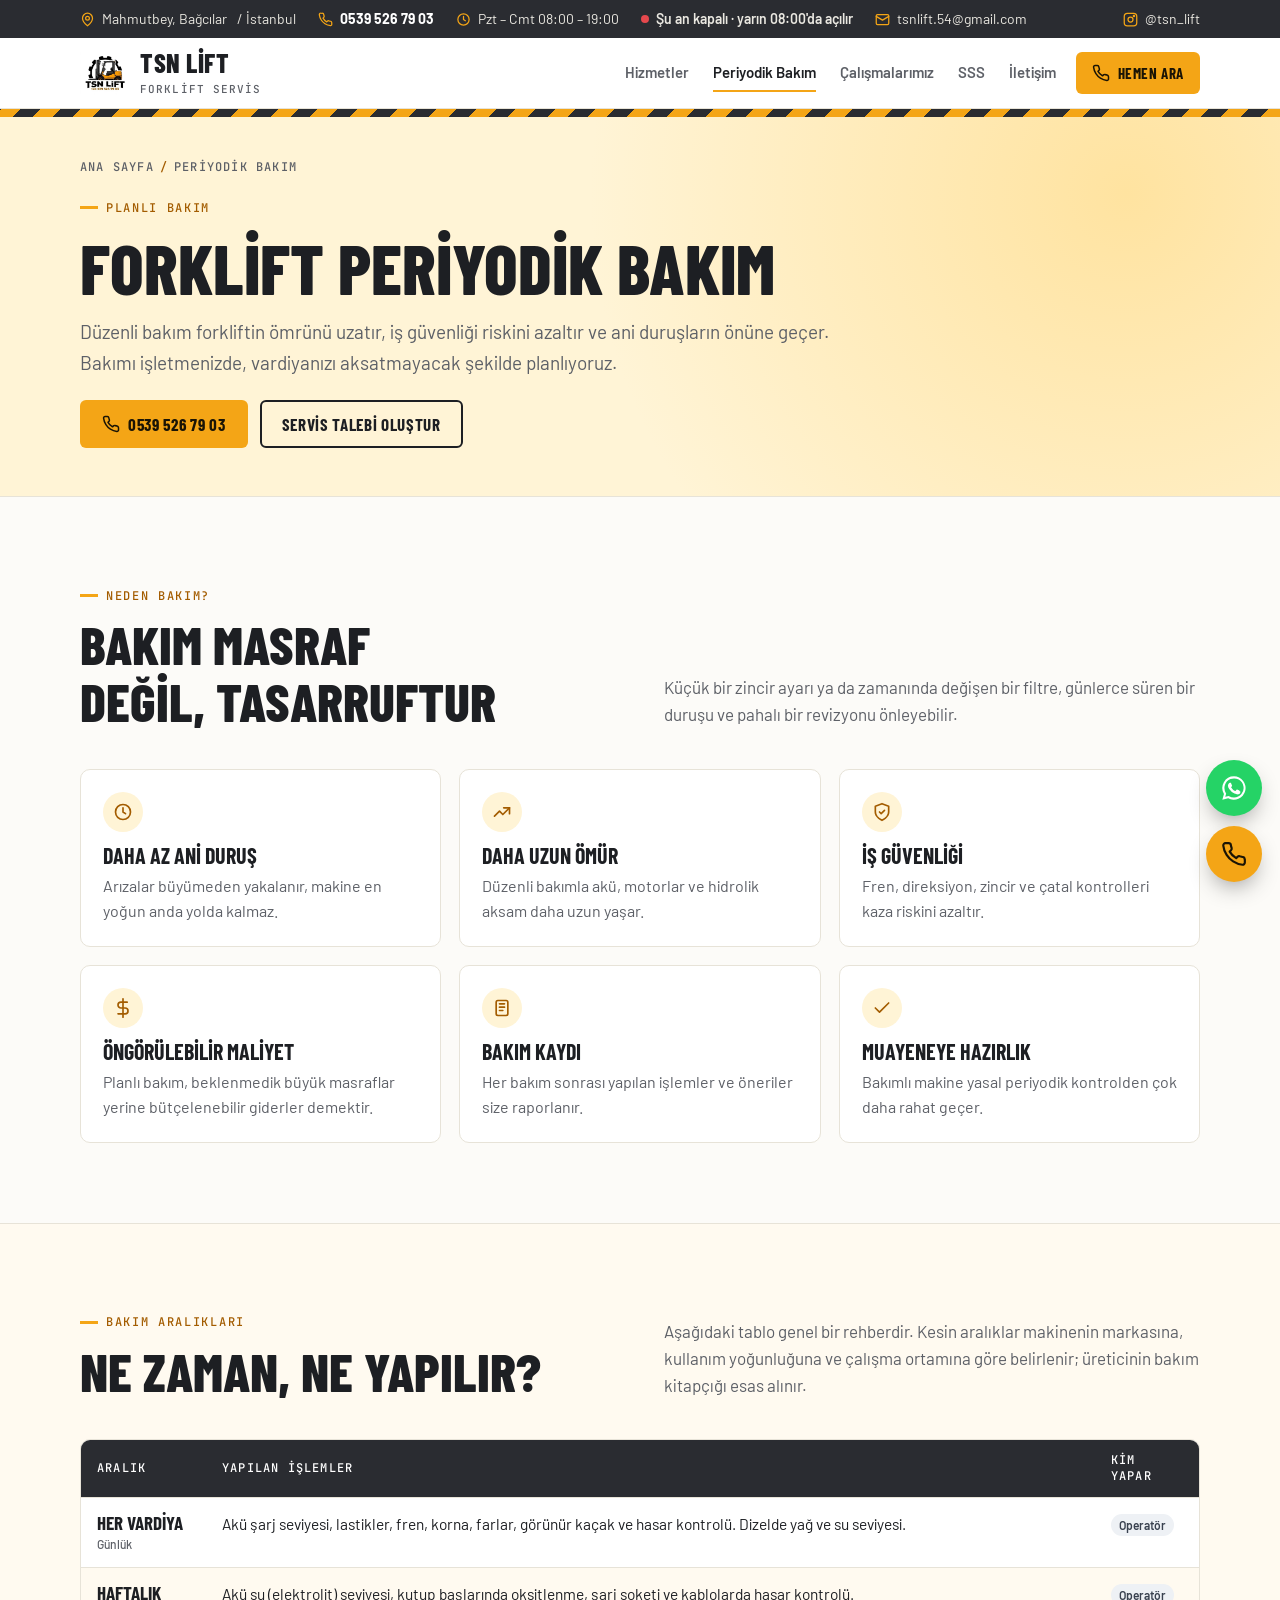
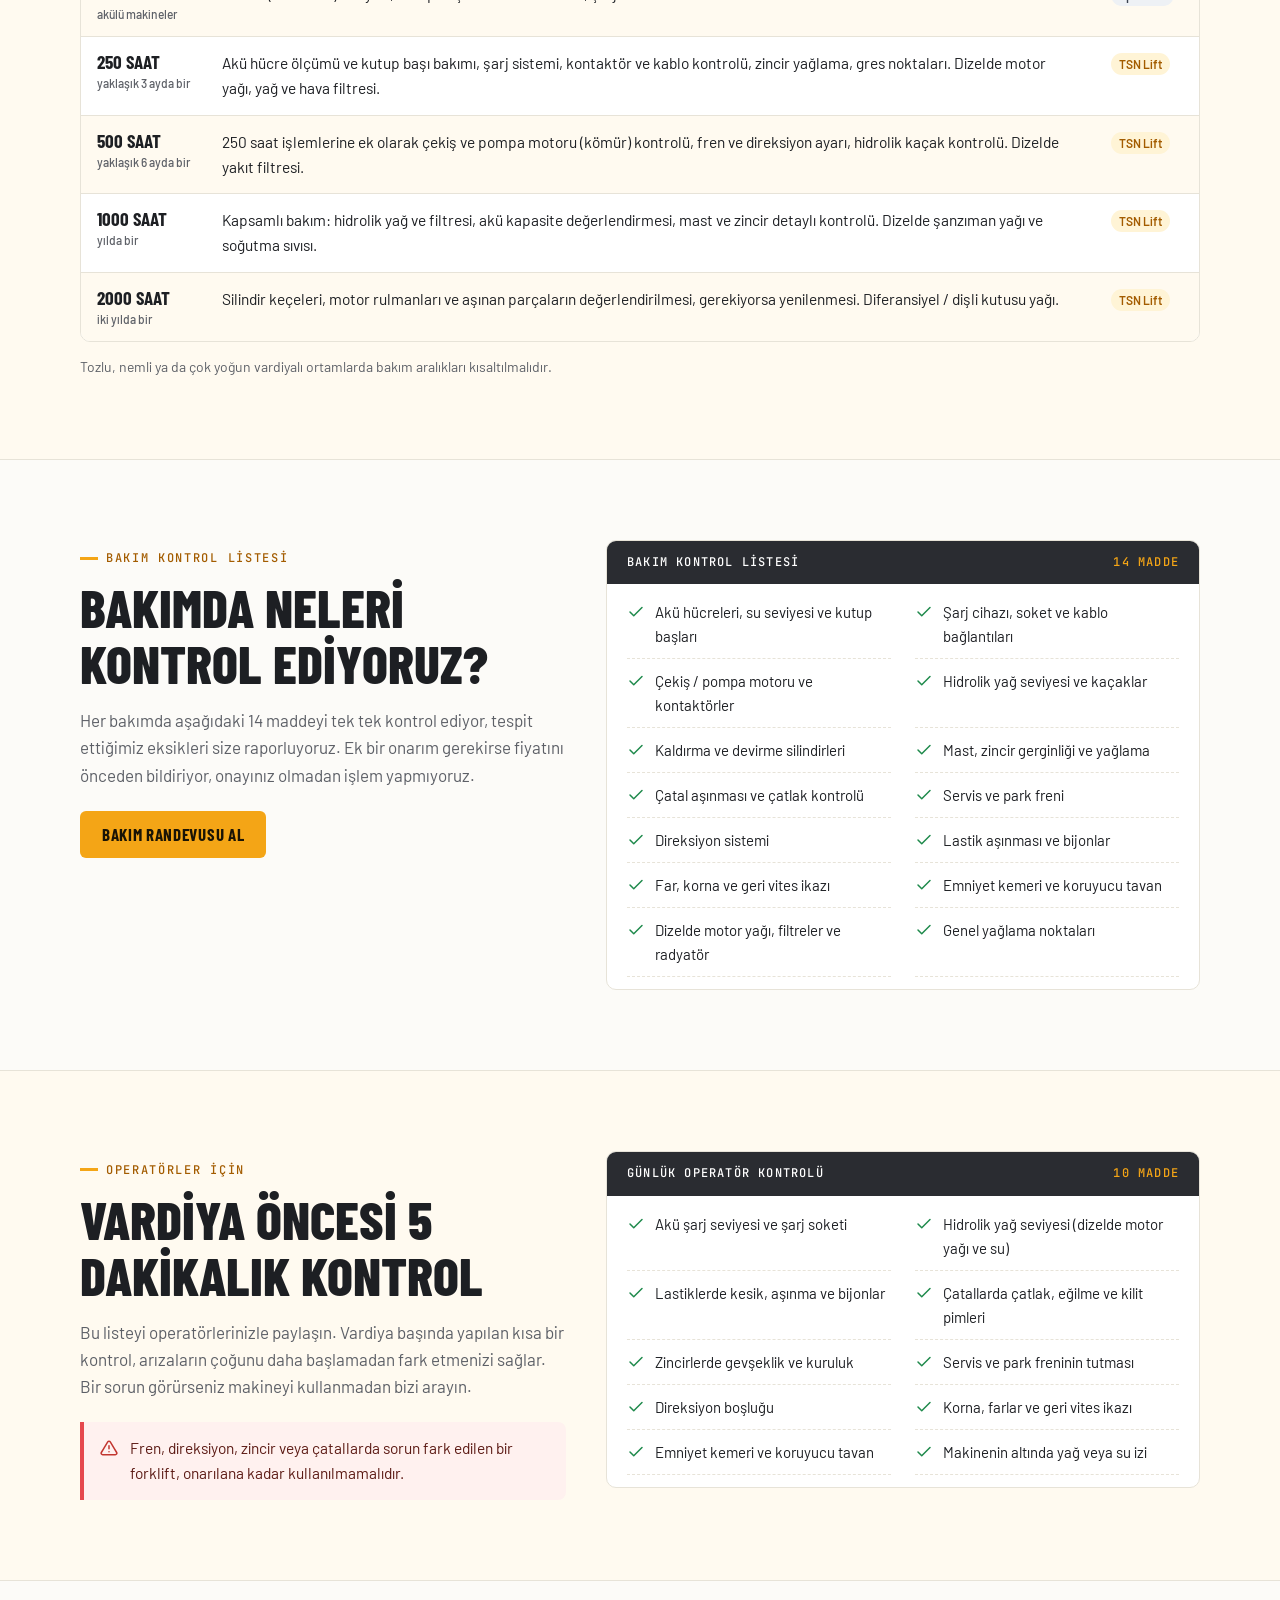
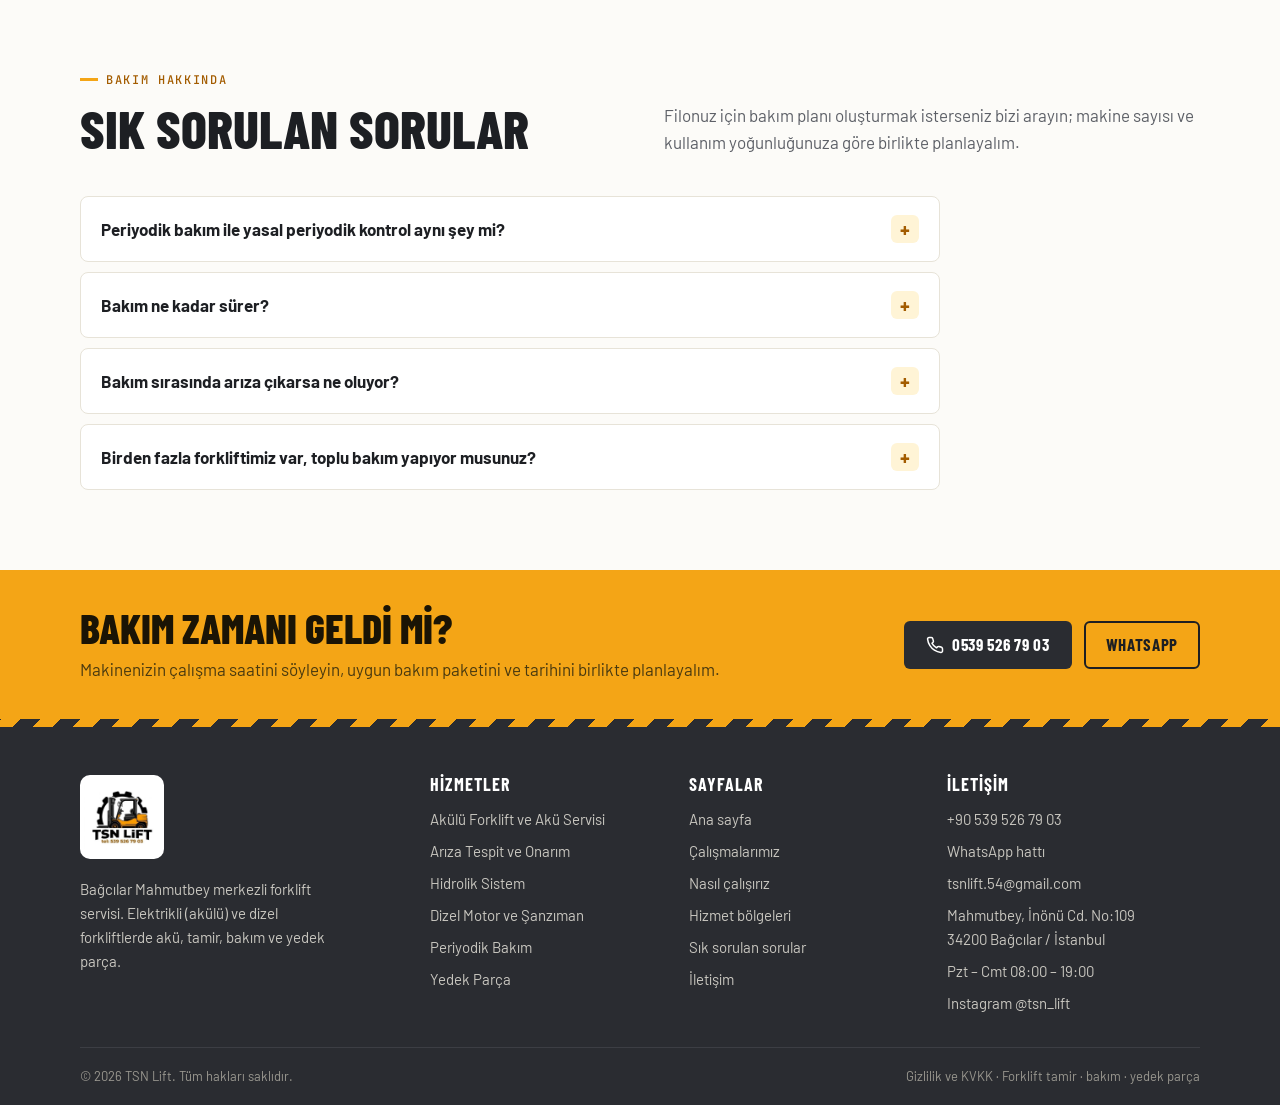
<file: periyodik-bakim.html>
<!doctype html>
<html lang="tr">
<head>
<meta charset="utf-8">
<meta name="viewport" content="width=device-width, initial-scale=1">
<title>Forklift Periyodik Bakım | Bakım Aralıkları ve Kontrol Listesi – TSN Lift</title>
<meta name="description" content="Forklift periyodik bakımı: 250, 500, 1000 ve 2000 saat bakım aralıkları, 14 maddelik bakım kontrol listesi ve operatör günlük kontrol listesi. Bağcılar ve çevresinde yerinde bakım.">
<link rel="canonical" href="https://atakanbyildirim.github.io/tsnlift-site/periyodik-bakim.html">
<meta name="theme-color" content="#f4a516">
<meta property="og:type" content="website">
<meta property="og:locale" content="tr_TR">
<meta property="og:site_name" content="TSN Lift">
<meta property="og:title" content="Forklift Periyodik Bakım | Bakım Aralıkları ve Kontrol Listesi – TSN Lift">
<meta property="og:description" content="Forklift periyodik bakımı: 250, 500, 1000 ve 2000 saat bakım aralıkları, 14 maddelik bakım kontrol listesi ve operatör günlük kontrol listesi. Bağcılar ve çevresinde yerinde bakım.">
<meta property="og:url" content="https://atakanbyildirim.github.io/tsnlift-site/periyodik-bakim.html">
<meta property="og:image" content="https://atakanbyildirim.github.io/tsnlift-site/assets/img/og-image.jpg">
<meta name="twitter:card" content="summary_large_image">
<link rel="icon" type="image/png" sizes="32x32" href="assets/img/favicon-32.png">
<link rel="apple-touch-icon" href="assets/img/apple-touch-icon.png">
<link rel="manifest" href="site.webmanifest">
<link rel="preconnect" href="https://fonts.googleapis.com">
<link rel="preconnect" href="https://fonts.gstatic.com" crossorigin>
<link rel="stylesheet" href="https://fonts.googleapis.com/css2?family=Barlow+Condensed:wght@600;700;800&family=Barlow:wght@400;500;600;700&family=JetBrains+Mono:wght@500&subset=latin-ext&display=swap">
<link rel="stylesheet" href="assets/css/style.css">
<script type="application/ld+json">{"@context":"https://schema.org","@type":"BreadcrumbList","itemListElement":[{"@type":"ListItem","position":1,"name":"Ana sayfa","item":"https://atakanbyildirim.github.io/tsnlift-site/"},{"@type":"ListItem","position":2,"name":"Periyodik Bakım","item":"https://atakanbyildirim.github.io/tsnlift-site/periyodik-bakim.html"}]}</script>
<script type="application/ld+json">{"@context":"https://schema.org","@type":"FAQPage","mainEntity":[{"@type":"Question","name":"Periyodik bakım ile yasal periyodik kontrol aynı şey mi?","acceptedAnswer":{"@type":"Answer","text":"Hayır. Periyodik bakım, makinenin sağlıklı çalışması için yapılan yağ, filtre, ayar ve kontrol işlemleridir. Yasal periyodik kontrol (muayene) ise iş ekipmanları için yetkili kişilerce yapılan ve raporlanan güvenlik kontrolüdür. Düzenli bakımı yapılmış makine bu kontrolden çok daha rahat geçer."}},{"@type":"Question","name":"Bakım ne kadar sürer?","acceptedAnswer":{"@type":"Answer","text":"Makinenin tipine, durumuna ve yapılacak işlemlere göre değişir. Standart bir ara bakım genellikle aynı gün içinde, işletmenizde tamamlanır. Planlamayı vardiyalarınıza göre birlikte yapıyoruz."}},{"@type":"Question","name":"Bakım sırasında arıza çıkarsa ne oluyor?","acceptedAnswer":{"@type":"Answer","text":"Bakımda tespit ettiğimiz her eksiği size bildiriyoruz. Ek bir onarım gerekiyorsa fiyatını önceden söylüyoruz; onayınız olmadan ek işlem yapmıyoruz."}},{"@type":"Question","name":"Birden fazla forkliftimiz var, toplu bakım yapıyor musunuz?","acceptedAnswer":{"@type":"Answer","text":"Evet. Filonuzdaki makinelerin bakımını aynı ziyarette planlayabilir, her makine için ayrı bakım kaydı tutabiliriz. Detaylar için bizi arayın."}}]}</script>
</head>
<body>
<a class="skip" href="#icerik">İçeriğe geç</a>
<div class="infobar">
  <div class="wrap">
    <a href="https://www.google.com/maps/search/?api=1&amp;query=Mahmutbey%2C%20%C4%B0n%C3%B6n%C3%BC%20Cd.%20No%3A109%2C%2034200%20Ba%C4%9Fc%C4%B1lar%2F%C4%B0stanbul" target="_blank" rel="noopener"><svg class="i" viewBox="0 0 24 24" aria-hidden="true"><path d="M20 10c0 6-8 12-8 12S4 16 4 10a8 8 0 0 1 16 0z"/><circle cx="12" cy="10" r="3"/></svg>Mahmutbey, Bağcılar<span class="hide-s">&nbsp;/ İstanbul</span></a>
    <a class="infobar-tel" href="tel:+905395267903"><svg class="i" viewBox="0 0 24 24" aria-hidden="true"><path d="M22 16.9v3a2 2 0 0 1-2.2 2 19.8 19.8 0 0 1-8.6-3.1 19.5 19.5 0 0 1-6-6A19.8 19.8 0 0 1 2.1 4.2 2 2 0 0 1 4.1 2h3a2 2 0 0 1 2 1.7c.1.9.4 1.8.7 2.7a2 2 0 0 1-.5 2.1L8 9.8a16 16 0 0 0 6 6l1.3-1.3a2 2 0 0 1 2.1-.4c.9.3 1.8.6 2.7.7a2 2 0 0 1 1.7 2z"/></svg>0539 526 79 03</a>
    <span class="hide-s"><svg class="i" viewBox="0 0 24 24" aria-hidden="true"><circle cx="12" cy="12" r="9"/><path d="M12 7v5l3 2"/></svg>Pzt – Cmt 08:00 – 19:00</span>
    <span class="status hide-s" aria-live="polite"></span>
    <a class="hide-s" href="mailto:tsnlift.54@gmail.com"><svg class="i" viewBox="0 0 24 24" aria-hidden="true"><rect x="2" y="4" width="20" height="16" rx="2"/><path d="m22 7-10 6L2 7"/></svg>tsnlift.54@gmail.com</a>
    <a class="push hide-s" href="https://www.instagram.com/tsn_lift/" target="_blank" rel="noopener"><svg class="i" viewBox="0 0 24 24" aria-hidden="true"><rect x="2" y="2" width="20" height="20" rx="5"/><circle cx="12" cy="12" r="4"/><circle cx="17.5" cy="6.5" r="1"/></svg>@tsn_lift</a>
  </div>
</div>

<header class="top">
  <div class="wrap">
    <a class="brand" href="index.html" aria-label="TSN Lift ana sayfa"><img src="assets/img/logo.jpg" alt="" width="50" height="50"><span><b>TSN LİFT</b><small>Forklift Servis</small></span></a>
    <nav class="links" aria-label="Ana menü">
      <a href="hizmetler.html">Hizmetler</a>
      <a href="periyodik-bakim.html" aria-current="page">Periyodik Bakım</a>
      <a href="calismalar.html">Çalışmalarımız</a>
      <a href="index.html#sss">SSS</a>
      <a href="iletisim.html">İletişim</a>
    </nav>
    <a class="btn btn-y" href="tel:+905395267903"><svg class="i" viewBox="0 0 24 24" aria-hidden="true"><path d="M22 16.9v3a2 2 0 0 1-2.2 2 19.8 19.8 0 0 1-8.6-3.1 19.5 19.5 0 0 1-6-6A19.8 19.8 0 0 1 2.1 4.2 2 2 0 0 1 4.1 2h3a2 2 0 0 1 2 1.7c.1.9.4 1.8.7 2.7a2 2 0 0 1-.5 2.1L8 9.8a16 16 0 0 0 6 6l1.3-1.3a2 2 0 0 1 2.1-.4c.9.3 1.8.6 2.7.7a2 2 0 0 1 1.7 2z"/></svg><span>Hemen Ara</span></a>
    <button class="menu-btn" id="menu-btn" type="button" aria-label="Menüyü aç" aria-expanded="false" aria-controls="drawer"><svg class="i" viewBox="0 0 24 24" aria-hidden="true"><path d="M3 6h18M3 12h18M3 18h18"/></svg></button>
  </div>
</header>
<div class="hazard" aria-hidden="true"></div>

<div class="drawer" id="drawer" aria-hidden="true">
  <div class="scrim" data-close></div>
  <div class="panel" role="dialog" aria-modal="true" aria-label="Menü">
    <div class="p-head"><b>Menü</b><button class="menu-btn" type="button" data-close aria-label="Menüyü kapat" style="display:grid"><svg class="i" viewBox="0 0 24 24" aria-hidden="true"><path d="M18 6 6 18M6 6l12 12"/></svg></button></div>
    <nav aria-label="Mobil menü">
      <a href="index.html">Ana Sayfa<svg class="i" viewBox="0 0 24 24" aria-hidden="true"><path d="M5 12h14M13 6l6 6-6 6"/></svg></a>
      <a href="hizmetler.html">Hizmetler<svg class="i" viewBox="0 0 24 24" aria-hidden="true"><path d="M5 12h14M13 6l6 6-6 6"/></svg></a>
      <a href="periyodik-bakim.html" aria-current="page">Periyodik Bakım<svg class="i" viewBox="0 0 24 24" aria-hidden="true"><path d="M5 12h14M13 6l6 6-6 6"/></svg></a>
      <a href="calismalar.html">Çalışmalarımız<svg class="i" viewBox="0 0 24 24" aria-hidden="true"><path d="M5 12h14M13 6l6 6-6 6"/></svg></a>
      <a href="index.html#sss">SSS<svg class="i" viewBox="0 0 24 24" aria-hidden="true"><path d="M5 12h14M13 6l6 6-6 6"/></svg></a>
      <a href="iletisim.html">İletişim<svg class="i" viewBox="0 0 24 24" aria-hidden="true"><path d="M5 12h14M13 6l6 6-6 6"/></svg></a>
    </nav>
    <div class="p-foot">
      <span class="status"></span>
      <a class="btn btn-y" href="tel:+905395267903"><svg class="i" viewBox="0 0 24 24" aria-hidden="true"><path d="M22 16.9v3a2 2 0 0 1-2.2 2 19.8 19.8 0 0 1-8.6-3.1 19.5 19.5 0 0 1-6-6A19.8 19.8 0 0 1 2.1 4.2 2 2 0 0 1 4.1 2h3a2 2 0 0 1 2 1.7c.1.9.4 1.8.7 2.7a2 2 0 0 1-.5 2.1L8 9.8a16 16 0 0 0 6 6l1.3-1.3a2 2 0 0 1 2.1-.4c.9.3 1.8.6 2.7.7a2 2 0 0 1 1.7 2z"/></svg>0539 526 79 03</a>
      <a class="btn btn-w" href="https://wa.me/905395267903" target="_blank" rel="noopener">WhatsApp'tan yazın</a>
    </div>
  </div>
</div>

<main id="icerik">

<section class="page-hero">
  <div class="wrap">
    <ol class="crumbs" aria-label="Konum"><li><a href="index.html">Ana sayfa</a></li><li aria-current="page">Periyodik Bakım</li></ol>
    <div class="eyebrow">Planlı bakım</div>
    <h1 class="up" style="margin-top:14px">Forklift periyodik bakım</h1>
    <p>Düzenli bakım forkliftin ömrünü uzatır, iş güvenliği riskini azaltır ve ani duruşların önüne geçer. Bakımı işletmenizde, vardiyanızı aksatmayacak şekilde planlıyoruz.</p>
    <div class="cta-row"><a class="btn btn-y" href="tel:+905395267903"><svg class="i" viewBox="0 0 24 24" aria-hidden="true"><path d="M22 16.9v3a2 2 0 0 1-2.2 2 19.8 19.8 0 0 1-8.6-3.1 19.5 19.5 0 0 1-6-6A19.8 19.8 0 0 1 2.1 4.2 2 2 0 0 1 4.1 2h3a2 2 0 0 1 2 1.7c.1.9.4 1.8.7 2.7a2 2 0 0 1-.5 2.1L8 9.8a16 16 0 0 0 6 6l1.3-1.3a2 2 0 0 1 2.1-.4c.9.3 1.8.6 2.7.7a2 2 0 0 1 1.7 2z"/></svg>0539 526 79 03</a><a class="btn btn-o" href="iletisim.html#form">Servis Talebi Oluştur</a></div>
  </div>
</section>

<section class="block">
  <div class="wrap">
    <div class="head">
      <div><div class="eyebrow">Neden bakım?</div><h2 class="up">Bakım masraf değil, tasarruftur</h2></div>
      <p>Küçük bir zincir ayarı ya da zamanında değişen bir filtre, günlerce süren bir duruşu ve pahalı bir revizyonu önleyebilir.</p>
    </div>
    <div class="why-grid">
      <div class="why-item"><div class="ic"><svg class="i" viewBox="0 0 24 24" aria-hidden="true"><circle cx="12" cy="12" r="9"/><path d="M12 7v5l3 2"/></svg></div><h3 class="up">Daha az ani duruş</h3><p>Arızalar büyümeden yakalanır, makine en yoğun anda yolda kalmaz.</p></div>
      <div class="why-item"><div class="ic"><svg class="i" viewBox="0 0 24 24" aria-hidden="true"><path d="m3 17 6-6 4 4 8-8"/><path d="M14 7h7v7"/></svg></div><h3 class="up">Daha uzun ömür</h3><p>Düzenli bakımla akü, motorlar ve hidrolik aksam daha uzun yaşar.</p></div>
      <div class="why-item"><div class="ic"><svg class="i" viewBox="0 0 24 24" aria-hidden="true"><path d="M12 22s8-4 8-10V5l-8-3-8 3v7c0 6 8 10 8 10z"/><path d="m9 12 2 2 4-4"/></svg></div><h3 class="up">İş güvenliği</h3><p>Fren, direksiyon, zincir ve çatal kontrolleri kaza riskini azaltır.</p></div>
      <div class="why-item"><div class="ic"><svg class="i" viewBox="0 0 24 24" aria-hidden="true"><path d="M12 1v22M17 5H9.5a3.5 3.5 0 0 0 0 7h5a3.5 3.5 0 0 1 0 7H6"/></svg></div><h3 class="up">Öngörülebilir maliyet</h3><p>Planlı bakım, beklenmedik büyük masraflar yerine bütçelenebilir giderler demektir.</p></div>
      <div class="why-item"><div class="ic"><svg class="i" viewBox="0 0 24 24" aria-hidden="true"><rect x="5" y="3" width="14" height="18" rx="2"/><path d="M9 7h6M9 11h6M9 15h4"/></svg></div><h3 class="up">Bakım kaydı</h3><p>Her bakım sonrası yapılan işlemler ve öneriler size raporlanır.</p></div>
      <div class="why-item"><div class="ic"><svg class="i" viewBox="0 0 24 24" aria-hidden="true"><path d="M20 6 9 17l-5-5"/></svg></div><h3 class="up">Muayeneye hazırlık</h3><p>Bakımlı makine yasal periyodik kontrolden çok daha rahat geçer.</p></div>
    </div>
  </div>
</section>

<section class="block alt" id="araliklar">
  <div class="wrap">
    <div class="head">
      <div><div class="eyebrow">Bakım aralıkları</div><h2 class="up">Ne zaman, ne yapılır?</h2></div>
      <p>Aşağıdaki tablo genel bir rehberdir. Kesin aralıklar makinenin markasına, kullanım yoğunluğuna ve çalışma ortamına göre belirlenir; üreticinin bakım kitapçığı esas alınır.</p>
    </div>
    <div class="table-wrap">
      <table class="intervals">
        <thead><tr><th scope="col">Aralık</th><th scope="col">Yapılan işlemler</th><th scope="col">Kim yapar</th></tr></thead>
        <tbody>
          <tr><td>Her vardiya<small>Günlük</small></td><td>Akü şarj seviyesi, lastikler, fren, korna, farlar, görünür kaçak ve hasar kontrolü. Dizelde yağ ve su seviyesi.</td><td><span class="who op">Operatör</span></td></tr>
          <tr><td>Haftalık<small>akülü makineler</small></td><td>Akü su (elektrolit) seviyesi, kutup başlarında oksitlenme, şarj soketi ve kablolarda hasar kontrolü.</td><td><span class="who op">Operatör</span></td></tr>
          <tr><td>250 saat<small>yaklaşık 3 ayda bir</small></td><td>Akü hücre ölçümü ve kutup başı bakımı, şarj sistemi, kontaktör ve kablo kontrolü, zincir yağlama, gres noktaları. Dizelde motor yağı, yağ ve hava filtresi.</td><td><span class="who">TSN Lift</span></td></tr>
          <tr><td>500 saat<small>yaklaşık 6 ayda bir</small></td><td>250 saat işlemlerine ek olarak çekiş ve pompa motoru (kömür) kontrolü, fren ve direksiyon ayarı, hidrolik kaçak kontrolü. Dizelde yakıt filtresi.</td><td><span class="who">TSN Lift</span></td></tr>
          <tr><td>1000 saat<small>yılda bir</small></td><td>Kapsamlı bakım: hidrolik yağ ve filtresi, akü kapasite değerlendirmesi, mast ve zincir detaylı kontrolü. Dizelde şanzıman yağı ve soğutma sıvısı.</td><td><span class="who">TSN Lift</span></td></tr>
          <tr><td>2000 saat<small>iki yılda bir</small></td><td>Silindir keçeleri, motor rulmanları ve aşınan parçaların değerlendirilmesi, gerekiyorsa yenilenmesi. Diferansiyel / dişli kutusu yağı.</td><td><span class="who">TSN Lift</span></td></tr>
        </tbody>
      </table>
    </div>
    <p class="note">Tozlu, nemli ya da çok yoğun vardiyalı ortamlarda bakım aralıkları kısaltılmalıdır.</p>
  </div>
</section>

<section class="block" id="kontrol-listesi">
  <div class="wrap maint">
    <div>
      <div class="eyebrow">Bakım kontrol listesi</div>
      <h2 class="up">Bakımda neleri kontrol ediyoruz?</h2>
      <p>Her bakımda aşağıdaki 14 maddeyi tek tek kontrol ediyor, tespit ettiğimiz eksikleri size raporluyoruz. Ek bir onarım gerekirse fiyatını önceden bildiriyor, onayınız olmadan işlem yapmıyoruz.</p>
      <div class="cta-row"><a class="btn btn-y" href="iletisim.html?hizmet=Periyodik%20bak%C4%B1m#form">Bakım Randevusu Al</a></div>
    </div>
    <div class="checklist">
      <div class="ch-head"><span>Bakım kontrol listesi</span><span>14 madde</span></div>
      <ul><li><svg class="i" viewBox="0 0 24 24" aria-hidden="true"><path d="M20 6 9 17l-5-5"/></svg><span>Akü hücreleri, su seviyesi ve kutup başları</span></li><li><svg class="i" viewBox="0 0 24 24" aria-hidden="true"><path d="M20 6 9 17l-5-5"/></svg><span>Şarj cihazı, soket ve kablo bağlantıları</span></li><li><svg class="i" viewBox="0 0 24 24" aria-hidden="true"><path d="M20 6 9 17l-5-5"/></svg><span>Çekiş / pompa motoru ve kontaktörler</span></li><li><svg class="i" viewBox="0 0 24 24" aria-hidden="true"><path d="M20 6 9 17l-5-5"/></svg><span>Hidrolik yağ seviyesi ve kaçaklar</span></li><li><svg class="i" viewBox="0 0 24 24" aria-hidden="true"><path d="M20 6 9 17l-5-5"/></svg><span>Kaldırma ve devirme silindirleri</span></li><li><svg class="i" viewBox="0 0 24 24" aria-hidden="true"><path d="M20 6 9 17l-5-5"/></svg><span>Mast, zincir gerginliği ve yağlama</span></li><li><svg class="i" viewBox="0 0 24 24" aria-hidden="true"><path d="M20 6 9 17l-5-5"/></svg><span>Çatal aşınması ve çatlak kontrolü</span></li><li><svg class="i" viewBox="0 0 24 24" aria-hidden="true"><path d="M20 6 9 17l-5-5"/></svg><span>Servis ve park freni</span></li><li><svg class="i" viewBox="0 0 24 24" aria-hidden="true"><path d="M20 6 9 17l-5-5"/></svg><span>Direksiyon sistemi</span></li><li><svg class="i" viewBox="0 0 24 24" aria-hidden="true"><path d="M20 6 9 17l-5-5"/></svg><span>Lastik aşınması ve bijonlar</span></li><li><svg class="i" viewBox="0 0 24 24" aria-hidden="true"><path d="M20 6 9 17l-5-5"/></svg><span>Far, korna ve geri vites ikazı</span></li><li><svg class="i" viewBox="0 0 24 24" aria-hidden="true"><path d="M20 6 9 17l-5-5"/></svg><span>Emniyet kemeri ve koruyucu tavan</span></li><li><svg class="i" viewBox="0 0 24 24" aria-hidden="true"><path d="M20 6 9 17l-5-5"/></svg><span>Dizelde motor yağı, filtreler ve radyatör</span></li><li><svg class="i" viewBox="0 0 24 24" aria-hidden="true"><path d="M20 6 9 17l-5-5"/></svg><span>Genel yağlama noktaları</span></li></ul>
    </div>
  </div>
</section>

<section class="block alt" id="gunluk">
  <div class="wrap maint">
    <div>
      <div class="eyebrow">Operatörler için</div>
      <h2 class="up">Vardiya öncesi 5 dakikalık kontrol</h2>
      <p>Bu listeyi operatörlerinizle paylaşın. Vardiya başında yapılan kısa bir kontrol, arızaların çoğunu daha başlamadan fark etmenizi sağlar. Bir sorun görürseniz makineyi kullanmadan bizi arayın.</p>
      <div class="tip warn"><svg class="i" viewBox="0 0 24 24" aria-hidden="true"><path d="M10.3 3.9 1.8 18a2 2 0 0 0 1.7 3h17a2 2 0 0 0 1.7-3L13.7 3.9a2 2 0 0 0-3.4 0z"/><path d="M12 9v4M12 17h.01"/></svg><span>Fren, direksiyon, zincir veya çatallarda sorun fark edilen bir forklift, onarılana kadar kullanılmamalıdır.</span></div>
    </div>
    <div class="checklist">
      <div class="ch-head"><span>Günlük operatör kontrolü</span><span>10 madde</span></div>
      <ul><li><svg class="i" viewBox="0 0 24 24" aria-hidden="true"><path d="M20 6 9 17l-5-5"/></svg><span>Akü şarj seviyesi ve şarj soketi</span></li><li><svg class="i" viewBox="0 0 24 24" aria-hidden="true"><path d="M20 6 9 17l-5-5"/></svg><span>Hidrolik yağ seviyesi (dizelde motor yağı ve su)</span></li><li><svg class="i" viewBox="0 0 24 24" aria-hidden="true"><path d="M20 6 9 17l-5-5"/></svg><span>Lastiklerde kesik, aşınma ve bijonlar</span></li><li><svg class="i" viewBox="0 0 24 24" aria-hidden="true"><path d="M20 6 9 17l-5-5"/></svg><span>Çatallarda çatlak, eğilme ve kilit pimleri</span></li><li><svg class="i" viewBox="0 0 24 24" aria-hidden="true"><path d="M20 6 9 17l-5-5"/></svg><span>Zincirlerde gevşeklik ve kuruluk</span></li><li><svg class="i" viewBox="0 0 24 24" aria-hidden="true"><path d="M20 6 9 17l-5-5"/></svg><span>Servis ve park freninin tutması</span></li><li><svg class="i" viewBox="0 0 24 24" aria-hidden="true"><path d="M20 6 9 17l-5-5"/></svg><span>Direksiyon boşluğu</span></li><li><svg class="i" viewBox="0 0 24 24" aria-hidden="true"><path d="M20 6 9 17l-5-5"/></svg><span>Korna, farlar ve geri vites ikazı</span></li><li><svg class="i" viewBox="0 0 24 24" aria-hidden="true"><path d="M20 6 9 17l-5-5"/></svg><span>Emniyet kemeri ve koruyucu tavan</span></li><li><svg class="i" viewBox="0 0 24 24" aria-hidden="true"><path d="M20 6 9 17l-5-5"/></svg><span>Makinenin altında yağ veya su izi</span></li></ul>
    </div>
  </div>
</section>

<section class="block" id="bakim-sss">
  <div class="wrap">
    <div class="head">
      <div><div class="eyebrow">Bakım hakkında</div><h2 class="up">Sık sorulan sorular</h2></div>
      <p>Filonuz için bakım planı oluşturmak isterseniz bizi arayın; makine sayısı ve kullanım yoğunluğunuza göre birlikte planlayalım.</p>
    </div>
    <div class="faq"><details><summary>Periyodik bakım ile yasal periyodik kontrol aynı şey mi?</summary><p>Hayır. Periyodik bakım, makinenin sağlıklı çalışması için yapılan yağ, filtre, ayar ve kontrol işlemleridir. Yasal periyodik kontrol (muayene) ise iş ekipmanları için yetkili kişilerce yapılan ve raporlanan güvenlik kontrolüdür. Düzenli bakımı yapılmış makine bu kontrolden çok daha rahat geçer.</p></details>
<details><summary>Bakım ne kadar sürer?</summary><p>Makinenin tipine, durumuna ve yapılacak işlemlere göre değişir. Standart bir ara bakım genellikle aynı gün içinde, işletmenizde tamamlanır. Planlamayı vardiyalarınıza göre birlikte yapıyoruz.</p></details>
<details><summary>Bakım sırasında arıza çıkarsa ne oluyor?</summary><p>Bakımda tespit ettiğimiz her eksiği size bildiriyoruz. Ek bir onarım gerekiyorsa fiyatını önceden söylüyoruz; onayınız olmadan ek işlem yapmıyoruz.</p></details>
<details><summary>Birden fazla forkliftimiz var, toplu bakım yapıyor musunuz?</summary><p>Evet. Filonuzdaki makinelerin bakımını aynı ziyarette planlayabilir, her makine için ayrı bakım kaydı tutabiliriz. Detaylar için bizi arayın.</p></details></div>
  </div>
</section>

<section class="band">
  <div class="wrap">
    <div><h2 class="up">Bakım zamanı geldi mi?</h2><p>Makinenizin çalışma saatini söyleyin, uygun bakım paketini ve tarihini birlikte planlayalım.</p></div>
    <div class="cta-row">
      <a class="btn btn-d" href="tel:+905395267903"><svg class="i" viewBox="0 0 24 24" aria-hidden="true"><path d="M22 16.9v3a2 2 0 0 1-2.2 2 19.8 19.8 0 0 1-8.6-3.1 19.5 19.5 0 0 1-6-6A19.8 19.8 0 0 1 2.1 4.2 2 2 0 0 1 4.1 2h3a2 2 0 0 1 2 1.7c.1.9.4 1.8.7 2.7a2 2 0 0 1-.5 2.1L8 9.8a16 16 0 0 0 6 6l1.3-1.3a2 2 0 0 1 2.1-.4c.9.3 1.8.6 2.7.7a2 2 0 0 1 1.7 2z"/></svg>0539 526 79 03</a>
      <a class="btn btn-o" href="https://wa.me/905395267903" target="_blank" rel="noopener">WhatsApp</a>
    </div>
  </div>
</section>
</main>

<div class="hazard" aria-hidden="true"></div>
<footer>
  <div class="wrap">
    <div class="fgrid">
      <div class="fbrand"><img src="assets/img/logo.jpg" alt="TSN Lift logosu" width="84" height="84" loading="lazy"><p>Bağcılar Mahmutbey merkezli forklift servisi. Elektrikli (akülü) ve dizel forkliftlerde akü, tamir, bakım ve yedek parça.</p></div>
      <div><h4>Hizmetler</h4><ul><li><a href="hizmetler.html#elektrik-aku">Akülü Forklift ve Akü Servisi</a></li><li><a href="hizmetler.html#ariza-onarim">Arıza Tespit ve Onarım</a></li><li><a href="hizmetler.html#hidrolik">Hidrolik Sistem</a></li><li><a href="hizmetler.html#motor-sanziman">Dizel Motor ve Şanzıman</a></li><li><a href="periyodik-bakim.html">Periyodik Bakım</a></li><li><a href="hizmetler.html#yedek-parca">Yedek Parça</a></li></ul></div>
      <div><h4>Sayfalar</h4><ul><li><a href="index.html">Ana sayfa</a></li><li><a href="calismalar.html">Çalışmalarımız</a></li><li><a href="index.html#surec">Nasıl çalışırız</a></li><li><a href="index.html#bolgeler">Hizmet bölgeleri</a></li><li><a href="index.html#sss">Sık sorulan sorular</a></li><li><a href="iletisim.html">İletişim</a></li></ul></div>
      <div><h4>İletişim</h4><ul><li><a href="tel:+905395267903">+90 539 526 79 03</a></li><li><a href="https://wa.me/905395267903" target="_blank" rel="noopener">WhatsApp hattı</a></li><li><a href="mailto:tsnlift.54@gmail.com">tsnlift.54@gmail.com</a></li><li><a href="https://www.google.com/maps/search/?api=1&amp;query=Mahmutbey%2C%20%C4%B0n%C3%B6n%C3%BC%20Cd.%20No%3A109%2C%2034200%20Ba%C4%9Fc%C4%B1lar%2F%C4%B0stanbul" target="_blank" rel="noopener">Mahmutbey, İnönü Cd. No:109<br>34200 Bağcılar / İstanbul</a></li><li>Pzt – Cmt 08:00 – 19:00</li><li><a href="https://www.instagram.com/tsn_lift/" target="_blank" rel="noopener">Instagram @tsn_lift</a></li></ul></div>
    </div>
    <div class="fbottom"><span>© <span data-year>2026</span> TSN Lift. Tüm hakları saklıdır.</span><span><a href="gizlilik.html">Gizlilik ve KVKK</a> · Forklift tamir · bakım · yedek parça</span></div>
  </div>
</footer>

<div class="fab">
  <button class="totop" type="button" aria-label="Sayfanın başına dön"><svg class="i" viewBox="0 0 24 24" aria-hidden="true"><path d="M12 19V5M6 11l6-6 6 6"/></svg></button>
  <a class="wa" href="https://wa.me/905395267903" target="_blank" rel="noopener" aria-label="WhatsApp ile yazın"><svg viewBox="0 0 24 24" fill="currentColor" aria-hidden="true"><path d="M12 2a10 10 0 0 0-8.6 15.1L2 22l5-1.3A10 10 0 1 0 12 2zm0 18.2a8.2 8.2 0 0 1-4.2-1.2l-.3-.2-3 .8.8-2.9-.2-.3A8.2 8.2 0 1 1 12 20.2zm4.5-6.1c-.2-.1-1.5-.7-1.7-.8-.2-.1-.4-.1-.6.1l-.8 1c-.1.2-.3.2-.5.1a6.7 6.7 0 0 1-3.3-2.9c-.3-.4.2-.4.7-1.4.1-.2 0-.3 0-.4l-.8-1.8c-.2-.5-.4-.4-.6-.4h-.5a1 1 0 0 0-.7.3 3 3 0 0 0-.9 2.2 5.2 5.2 0 0 0 1.1 2.7 11.8 11.8 0 0 0 4.5 4c1.7.7 2.3.8 3.2.6.5-.1 1.5-.6 1.7-1.2.2-.6.2-1.1.2-1.2-.1-.1-.3-.2-.5-.3z"/></svg></a>
  <a class="tel" href="tel:+905395267903" aria-label="Telefonla arayın"><svg class="i" style="width:26px;height:26px" viewBox="0 0 24 24" aria-hidden="true"><path d="M22 16.9v3a2 2 0 0 1-2.2 2 19.8 19.8 0 0 1-8.6-3.1 19.5 19.5 0 0 1-6-6A19.8 19.8 0 0 1 2.1 4.2 2 2 0 0 1 4.1 2h3a2 2 0 0 1 2 1.7c.1.9.4 1.8.7 2.7a2 2 0 0 1-.5 2.1L8 9.8a16 16 0 0 0 6 6l1.3-1.3a2 2 0 0 1 2.1-.4c.9.3 1.8.6 2.7.7a2 2 0 0 1 1.7 2z"/></svg></a>
</div>
<script src="assets/js/main.js" defer></script>
</body>
</html>
</file>
<file: assets/css/style.css>
/* ==========================================================================
   TSN LİFT — Forklift Servis
   Görsel dil: açık endüstriyel servis föyü — forklift sarısı vurgular,
   tehlike şeridi kenarlar, sıcak açık nötrler.
   Renkleri değiştirmek için yalnızca :root içindeki değişkenleri düzenleyin.
   ========================================================================== */
:root{
  --bg:#fcfbf8; --surface:#ffffff; --ink:#1d1f23; --muted:#5d6067; --line:#e7e3d8;
  --yellow:#f4a516; --yellow-soft:#fff4d6; --yellow-ink:#1a1405; --amber:#a35c00;
  --soft:#fffaf0; --stripe:#2a2c31; --ok:#1f8a4c; --err:#b42318;
  --display:"Barlow Condensed","Arial Narrow",Arial,sans-serif;
  --body:"Barlow",system-ui,-apple-system,"Segoe UI",sans-serif;
  --mono:"JetBrains Mono",ui-monospace,Menlo,Consolas,monospace;
  --radius:10px;
  color-scheme:light;
}
*{box-sizing:border-box}
html{scroll-behavior:smooth;scroll-padding-top:96px;-webkit-text-size-adjust:100%}
@media (prefers-reduced-motion:reduce){html{scroll-behavior:auto}*,*::before,*::after{transition:none!important;animation:none!important}}
body{background:var(--bg);color:var(--ink);font:400 17px/1.6 var(--body);margin:0;overflow-x:hidden}
img{max-width:100%;height:auto}
a{color:inherit}
:focus-visible{outline:3px solid var(--yellow);outline-offset:3px;border-radius:4px}
.wrap{max-width:1160px;margin-inline:auto;padding-inline:20px}
h1,h2,h3,h4{font-family:var(--display);text-wrap:balance;line-height:1.04;margin:0}
.up{text-transform:uppercase}
.sr{position:absolute;width:1px;height:1px;overflow:hidden;clip:rect(0 0 0 0);white-space:nowrap}
.skip{position:absolute;left:12px;top:-60px;z-index:100;background:var(--yellow);color:var(--yellow-ink);padding:10px 14px;border-radius:6px;font-weight:700;text-decoration:none}
.skip:focus{top:12px}
.eyebrow{display:inline-flex;align-items:center;gap:8px;font:500 12px/1 var(--mono);letter-spacing:.14em;text-transform:uppercase;color:var(--amber)}
.eyebrow::before{content:"";width:18px;height:3px;background:var(--yellow)}
.hazard{height:8px;background:repeating-linear-gradient(-45deg,var(--yellow) 0 14px,var(--stripe) 14px 28px)}
svg.i{width:18px;height:18px;flex:none;fill:none;stroke:currentColor;stroke-width:2;stroke-linecap:round;stroke-linejoin:round}

/* ---------- üst bilgi şeridi ---------- */
.infobar{background:var(--stripe);color:#e9e7e0;font-size:14px}
.infobar .wrap{display:flex;flex-wrap:wrap;gap:6px 22px;align-items:center;padding-block:8px}
.infobar span,.infobar a{display:inline-flex;align-items:center;gap:7px;text-decoration:none}
.infobar a:hover{color:var(--yellow)}
.infobar svg.i{width:15px;height:15px;color:var(--yellow)}
.infobar .push{margin-left:auto}
.infobar .infobar-tel{font-weight:700;color:#fff}
.status{display:inline-flex;align-items:center;gap:7px;font-weight:600}
.status::before{content:"";width:8px;height:8px;border-radius:50%;background:#8a8c92}
.status.open::before{background:#3ccf7a;box-shadow:0 0 0 3px rgba(60,207,122,.25)}
.status.closed::before{background:#e5484d}
@media (max-width:1100px){.infobar .status,.infobar a[href^="mailto"]{display:none}}
@media (max-width:760px){.infobar{font-size:13.5px}.infobar .wrap{justify-content:space-between;gap:6px 14px;padding-block:9px}.infobar .hide-s{display:none}.infobar .push{margin-left:0}.infobar a,.infobar span{white-space:nowrap}}
@media (max-width:350px){.infobar{font-size:12px}.infobar .wrap{gap:6px 8px}.infobar svg.i{width:13px;height:13px}}

/* ---------- başlık / menü ---------- */
header.top{position:sticky;top:0;z-index:40;background:var(--surface);border-bottom:1px solid var(--line)}
.top .wrap{display:flex;align-items:center;gap:20px;padding-block:10px}
.brand{display:flex;align-items:center;gap:10px;text-decoration:none;flex:none}
.brand img{width:50px;height:50px;border-radius:8px}
.brand b{font:800 26px/1 var(--display);letter-spacing:.02em}
.brand small{display:block;font:500 11px/1.2 var(--mono);letter-spacing:.1em;color:var(--muted);text-transform:uppercase;margin-top:3px}
nav.links{display:flex;gap:24px;margin-left:auto}
nav.links a{text-decoration:none;font-weight:600;font-size:15px;color:var(--muted);padding-block:6px;border-bottom:2px solid transparent}
nav.links a:hover{color:var(--ink);border-color:var(--yellow)}
nav.links a[aria-current="page"]{color:var(--ink);border-color:var(--yellow)}
.menu-btn{display:none;width:46px;height:46px;border-radius:8px;border:1.5px solid var(--line);background:var(--surface);color:var(--ink);place-items:center;cursor:pointer;flex:none}
.menu-btn svg.i{width:22px;height:22px}
.btn{display:inline-flex;align-items:center;gap:8px;font:700 17px/1 var(--display);letter-spacing:.04em;text-transform:uppercase;text-decoration:none;padding:13px 20px;border-radius:6px;border:2px solid transparent;cursor:pointer;transition:transform .15s,box-shadow .15s,background .15s}
.btn:hover{transform:translateY(-1px);box-shadow:0 6px 16px -8px rgba(0,0,0,.35)}
.btn-y{background:var(--yellow);color:var(--yellow-ink)}
.btn-d{background:var(--stripe);color:#fff}
.btn-o{border-color:var(--ink);color:var(--ink);background:transparent}
.btn-w{background:#25d366;color:#fff}
.top .btn{padding:10px 14px;font-size:15px}
@media (max-width:960px){
  nav.links{display:none}
  .top .btn{margin-left:auto}
  .menu-btn{display:grid}
}
@media (max-width:440px){.brand small{display:none}.brand b{font-size:22px}.top .btn span{display:none}.top .btn{padding:10px 12px}}

/* mobil menü paneli */
.drawer{position:fixed;inset:0;z-index:60;display:none}
.drawer.open{display:block}
.drawer .scrim{position:absolute;inset:0;background:rgba(20,20,22,.5)}
.drawer .panel{position:absolute;top:0;right:0;bottom:0;width:min(340px,88vw);background:var(--surface);display:flex;flex-direction:column;box-shadow:-20px 0 40px -20px rgba(0,0,0,.4);animation:slide .22s ease-out}
@keyframes slide{from{transform:translateX(30px);opacity:.4}to{transform:none;opacity:1}}
.drawer .p-head{display:flex;justify-content:space-between;align-items:center;padding:16px 20px;border-bottom:1px solid var(--line)}
.drawer .p-head b{font:800 22px/1 var(--display);text-transform:uppercase}
.drawer nav{display:flex;flex-direction:column;padding:8px 20px}
.drawer nav a{display:flex;justify-content:space-between;align-items:center;padding:14px 0;border-bottom:1px solid var(--line);text-decoration:none;font:700 22px/1 var(--display);text-transform:uppercase}
.drawer nav a[aria-current="page"]{color:var(--amber)}
.drawer .p-foot{margin-top:auto;padding:20px;display:grid;gap:10px;background:var(--soft);border-top:1px solid var(--line)}
.drawer .p-foot .btn{justify-content:center}

/* ---------- ana sayfa kahraman alanı ---------- */
.hero{background:radial-gradient(circle at 82% 35%,#ffe3a0 0,transparent 52%),var(--yellow-soft);overflow:hidden}
.hero .wrap{display:grid;grid-template-columns:1.2fr .95fr;gap:44px;align-items:center;padding-block:60px 64px}
.hero h1{font-size:clamp(44px,7.2vw,86px);font-weight:800;margin-block:16px 18px}
.hero h1 em{font-style:normal;background:linear-gradient(transparent 60%,var(--yellow) 60%,var(--yellow) 92%,transparent 92%);padding-inline:.05em}
.hero p.lead{max-width:34em;font-size:19px;color:var(--muted);margin:0 0 26px}
.cta-row{display:flex;flex-wrap:wrap;gap:12px}
.badges{display:flex;flex-wrap:wrap;gap:10px;margin-top:28px}
.badge{display:inline-flex;align-items:center;gap:8px;background:var(--surface);border:1px solid var(--line);border-radius:999px;padding:8px 14px;font-weight:600;font-size:15px}
.badge svg.i{color:var(--ok)}
.hero-side{display:flex;flex-direction:column;align-items:center;gap:22px;min-width:0}
.logo-plate{background:#fff;border-radius:16px;padding:16px;width:min(300px,100%);box-shadow:0 0 0 8px #fff,0 0 0 10px var(--yellow),0 24px 50px -24px rgba(60,40,0,.45);transform:rotate(2deg)}
.logo-plate img{display:block;width:100%;height:auto}
.quick{width:100%;max-width:420px;background:var(--surface);border:1px solid var(--line);border-radius:12px;box-shadow:0 18px 40px -26px rgba(60,40,0,.5);overflow:hidden}
.quick .q-head{background:var(--stripe);color:#fff;padding:12px 16px;display:flex;justify-content:space-between;align-items:center;gap:10px;font:500 12px/1.2 var(--mono);letter-spacing:.1em;text-transform:uppercase}
.quick .q-head span:last-child{color:var(--yellow)}
.quick .q-body{padding:14px 16px 16px}
.quick p{margin:0 0 10px;font-size:15px;color:var(--muted)}
.quick .opts{display:grid;grid-template-columns:1fr 1fr;gap:8px}
.quick .opts a{display:flex;align-items:center;gap:8px;padding:10px 12px;border:1.5px solid var(--line);border-radius:8px;text-decoration:none;font-weight:600;font-size:14.5px;line-height:1.2;transition:border-color .15s,background .15s}
.quick .opts a:hover{border-color:var(--yellow);background:var(--yellow-soft)}
.quick .opts svg.i{color:var(--amber);width:17px;height:17px}
@media (max-width:900px){.hero .wrap{grid-template-columns:1fr;padding-block:40px 48px}.logo-plate{display:none}.quick{max-width:none}}
@media (max-width:380px){.quick .opts{grid-template-columns:1fr}}

/* ---------- alt sayfa başlığı ---------- */
.page-hero{background:radial-gradient(circle at 88% 20%,#ffe3a0 0,transparent 46%),var(--yellow-soft);border-bottom:1px solid var(--line)}
.page-hero .wrap{padding-block:44px 48px}
.crumbs{display:flex;flex-wrap:wrap;gap:6px;align-items:center;font:500 12px/1 var(--mono);letter-spacing:.1em;text-transform:uppercase;color:var(--muted);margin:0 0 16px;padding:0;list-style:none}
.crumbs a{text-decoration:none}
.crumbs a:hover{color:var(--amber)}
.crumbs li+li::before{content:"/";margin-right:6px;color:var(--amber)}
.page-hero h1{font-size:clamp(40px,6vw,70px);font-weight:800;margin-bottom:14px}
.page-hero p{max-width:40em;margin:0;font-size:19px;color:var(--muted)}
.page-hero .cta-row{margin-top:22px}

/* ---------- güven şeridi ---------- */
.strip{background:var(--surface);border-bottom:1px solid var(--line)}
.strip .wrap{display:grid;grid-template-columns:repeat(4,minmax(0,1fr))}
.strip div{padding:22px 18px;border-left:1px solid var(--line);min-width:0}
.strip div:first-child{border-left:0}
.strip b{display:block;font:800 30px/1 var(--display);color:var(--ink)}
.strip b span{color:var(--amber)}
.strip p{margin:6px 0 0;font-size:14px;color:var(--muted)}
@media (max-width:760px){.strip .wrap{grid-template-columns:repeat(2,minmax(0,1fr))}.strip div:nth-child(3){border-left:0}.strip div:nth-child(n+3){border-top:1px solid var(--line)}}

/* ---------- bölümler ---------- */
section.block{padding-block:80px}
.alt{background:var(--soft);border-block:1px solid var(--line)}
.head{display:grid;grid-template-columns:1fr 1fr;gap:20px 48px;align-items:end;margin-bottom:40px}
.head h2{font-size:clamp(34px,4.6vw,54px);font-weight:800;margin-top:12px}
.head p{margin:0;color:var(--muted);max-width:36em}
.more{margin-top:32px;display:flex;justify-content:center}
@media (max-width:860px){.head{grid-template-columns:1fr}section.block{padding-block:56px}}

/* hizmet kartları */
.services{display:grid;grid-template-columns:repeat(3,minmax(0,1fr));gap:18px}
.svc{background:var(--surface);border:1px solid var(--line);border-radius:var(--radius);padding:26px 24px 24px;display:flex;flex-direction:column;gap:10px;min-width:0;transition:border-color .2s,transform .2s;text-decoration:none}
a.svc:hover,.svc:hover{border-color:var(--yellow);transform:translateY(-2px)}
.svc .ic{width:48px;height:48px;border-radius:8px;background:var(--yellow);color:var(--yellow-ink);display:grid;place-items:center}
.svc .ic svg.i{width:26px;height:26px}
.svc h3{font-size:25px;font-weight:700}
.svc p{margin:0;color:var(--muted);font-size:16px}
.svc ul{margin:4px 0 0;padding:0;list-style:none;display:flex;flex-direction:column;gap:5px;font-size:15px}
.svc li{display:flex;gap:8px;align-items:baseline}
.svc li::before,.dl li::before{content:"";flex:none;width:7px;height:7px;background:var(--yellow);transform:translateY(-2px) rotate(45deg)}
.svc .go{margin-top:auto;padding-top:10px;display:inline-flex;align-items:center;gap:6px;font:700 15px/1 var(--display);letter-spacing:.06em;text-transform:uppercase;color:var(--amber)}
@media (max-width:920px){.services{grid-template-columns:repeat(2,minmax(0,1fr))}}
@media (max-width:580px){.services{grid-template-columns:1fr}}

/* markalar + makineler */
.split{display:grid;grid-template-columns:1fr 1fr;gap:40px}
.split > div{min-width:0}
.split h3{font-size:24px;font-weight:700;margin-bottom:16px}
.chips{display:flex;flex-wrap:wrap;gap:8px}
.chip{font:600 15px/1 var(--body);padding:11px 14px;border:1.5px solid var(--line);border-radius:6px;background:var(--surface)}
.chip small{font:500 11px/1 var(--mono);color:var(--muted);margin-left:6px}
.brandgrid{display:grid;grid-template-columns:repeat(4,minmax(0,1fr));gap:8px}
.brandgrid span{display:grid;place-items:center;text-align:center;min-height:54px;padding:8px;background:var(--surface);border:1.5px solid var(--line);border-radius:6px;font:700 18px/1.1 var(--display);letter-spacing:.04em;text-transform:uppercase;color:#3a3c42}
.note{font-size:14px;color:var(--muted);margin:14px 0 0}
@media (max-width:860px){.split{grid-template-columns:1fr}}
@media (max-width:440px){.brandgrid{grid-template-columns:repeat(3,minmax(0,1fr))}.brandgrid span{font-size:15px}}

/* bakım kontrol listesi */
.maint{display:grid;grid-template-columns:.9fr 1.1fr;gap:40px;align-items:start}
.maint > div{min-width:0}
.maint h2{font-size:clamp(34px,4.6vw,54px);font-weight:800;margin-top:12px}
.maint p{color:var(--muted);margin:16px 0 22px}
.checklist{background:var(--surface);border:1px solid var(--line);border-radius:var(--radius);overflow:hidden}
.ch-head{display:flex;justify-content:space-between;gap:12px;background:var(--stripe);color:#fff;padding:14px 20px;font:500 12px/1.3 var(--mono);letter-spacing:.1em;text-transform:uppercase}
.ch-head span:last-child{color:var(--yellow)}
.checklist ul{list-style:none;margin:0;padding:6px 20px 12px;display:grid;grid-template-columns:1fr 1fr;column-gap:24px}
.checklist li{display:flex;gap:10px;align-items:flex-start;padding-block:10px;border-bottom:1px dashed var(--line);font-size:15px;min-width:0}
.checklist li svg.i{color:var(--ok);margin-top:3px}
@media (max-width:860px){.maint{grid-template-columns:1fr}}
@media (max-width:520px){.checklist ul{grid-template-columns:1fr}}

/* süreç adımları */
.steps{display:grid;grid-template-columns:repeat(4,minmax(0,1fr));gap:20px;counter-reset:s;list-style:none;margin:0;padding:0}
.steps li{position:relative;padding-top:58px;min-width:0}
.steps li::before{counter-increment:s;content:"0" counter(s);position:absolute;top:0;left:0;font:800 46px/1 var(--display);color:var(--yellow);-webkit-text-stroke:1px var(--amber)}
.steps li::after{content:"";position:absolute;top:22px;left:68px;right:-10px;height:2px;background:repeating-linear-gradient(90deg,var(--line) 0 8px,transparent 8px 14px)}
.steps li:last-child::after{display:none}
.steps h3{font-size:23px;font-weight:700;margin-bottom:6px}
.steps p{margin:0;color:var(--muted);font-size:16px}
@media (max-width:860px){.steps{grid-template-columns:repeat(2,minmax(0,1fr));row-gap:36px}.steps li::after{display:none}}
@media (max-width:460px){.steps{grid-template-columns:1fr}}

/* neden biz */
.why-grid{display:grid;grid-template-columns:repeat(3,minmax(0,1fr));gap:18px}
.why-item{background:var(--surface);border:1px solid var(--line);border-radius:var(--radius);padding:22px;min-width:0}
.why-item .ic{width:40px;height:40px;border-radius:50%;background:var(--yellow-soft);color:var(--amber);display:grid;place-items:center;margin-bottom:12px}
.why-item .ic svg.i{width:20px;height:20px}
.why-item h3{font-size:22px;font-weight:700;margin-bottom:6px}
.why-item p{margin:0;font-size:16px;color:var(--muted)}
@media (max-width:860px){.why-grid{grid-template-columns:repeat(2,minmax(0,1fr))}}
@media (max-width:560px){.why-grid{grid-template-columns:1fr}}

/* hizmet bölgeleri */
.areas{display:flex;flex-wrap:wrap;gap:8px}
.areas span{display:inline-flex;align-items:center;gap:6px;padding:9px 13px;border-radius:999px;background:var(--surface);border:1.5px solid var(--line);font-weight:600;font-size:15px}
.areas span.main{background:var(--yellow);border-color:var(--yellow);color:var(--yellow-ink)}
.areas svg.i{width:15px;height:15px}

/* SSS */
.faq{display:flex;flex-direction:column;gap:10px;max-width:860px}
.faq details{background:var(--surface);border:1px solid var(--line);border-radius:8px}
.faq summary{list-style:none;cursor:pointer;display:flex;justify-content:space-between;gap:16px;align-items:center;padding:18px 20px;font-weight:700;font-size:17px}
.faq summary::-webkit-details-marker{display:none}
.faq summary::after{content:"+";flex:none;width:28px;height:28px;display:grid;place-items:center;border-radius:6px;background:var(--yellow-soft);color:var(--amber);font:700 20px/1 var(--body)}
.faq details[open] summary::after{content:"−"}
.faq details[open]{border-color:var(--yellow)}
.faq p{margin:0;padding:0 20px 18px;color:var(--muted)}
.faq-cols{display:grid;grid-template-columns:1fr 1fr;gap:10px 18px;max-width:none}
.faq-cols > div{display:flex;flex-direction:column;gap:10px;min-width:0}
@media (max-width:860px){.faq-cols{grid-template-columns:1fr}}

/* çağrı bandı */
.band{background:var(--yellow)}
.band .wrap{display:flex;flex-wrap:wrap;gap:20px;align-items:center;justify-content:space-between;padding-block:36px}
.band h2{font-size:clamp(28px,3.6vw,42px);font-weight:800;color:var(--yellow-ink)}
.band p{margin:6px 0 0;color:#4a3a10}

/* ---------- hizmetler sayfası ---------- */
.subnav{position:sticky;top:71px;z-index:30;background:var(--surface);border-bottom:1px solid var(--line)}
.subnav .wrap{display:flex;gap:6px;overflow-x:auto;padding-block:10px;scrollbar-width:none}
.subnav .wrap::-webkit-scrollbar{display:none}
.subnav a{flex:none;display:inline-flex;align-items:center;gap:7px;padding:9px 13px;border-radius:999px;border:1.5px solid var(--line);text-decoration:none;font-weight:600;font-size:14.5px;white-space:nowrap;background:var(--bg)}
.subnav a:hover,.subnav a.on{border-color:var(--yellow);background:var(--yellow-soft)}
.subnav svg.i{width:16px;height:16px;color:var(--amber)}
.svc-detail{display:grid;grid-template-columns:minmax(0,1fr) minmax(0,1.15fr);gap:40px;align-items:start}
.svc-detail + .svc-detail{margin-top:0}
.sd-intro .ic{width:60px;height:60px;border-radius:10px;background:var(--yellow);color:var(--yellow-ink);display:grid;place-items:center;margin-bottom:18px}
.sd-intro .ic svg.i{width:32px;height:32px}
.sd-intro .num{font:500 12px/1 var(--mono);letter-spacing:.14em;color:var(--amber);text-transform:uppercase}
.sd-intro h2{font-size:clamp(34px,4.4vw,52px);font-weight:800;margin:10px 0 14px}
.sd-intro p{color:var(--muted);margin:0 0 14px}
.sd-intro .cta-row{margin-top:22px}
.tip{display:flex;gap:12px;align-items:flex-start;background:var(--yellow-soft);border-left:4px solid var(--yellow);border-radius:0 8px 8px 0;padding:14px 16px;font-size:15.5px;color:#4a3a10;margin-top:18px}
.tip svg.i{color:var(--amber);margin-top:3px}
.tip.warn{background:#fff1ef;border-color:#e5484d;color:#5c1a14}
.tip.warn svg.i{color:#c2362f}
.sd-cards{display:grid;gap:16px;min-width:0}
.box{background:var(--surface);border:1px solid var(--line);border-radius:var(--radius);overflow:hidden;min-width:0}
.box h3{display:flex;align-items:center;gap:10px;font-size:20px;font-weight:700;text-transform:uppercase;padding:14px 20px;border-bottom:1px solid var(--line);background:var(--soft)}
.box h3 svg.i{color:var(--amber)}
.dl{list-style:none;margin:0;padding:10px 20px 14px;display:grid;grid-template-columns:1fr 1fr;column-gap:22px}
.dl li{display:flex;gap:10px;align-items:baseline;padding-block:8px;border-bottom:1px dashed var(--line);font-size:15.5px;min-width:0}
.dl.check li::before{content:none}
.dl.check li svg.i{color:var(--ok);transform:translateY(3px)}
@media (max-width:900px){.svc-detail{grid-template-columns:1fr;gap:26px}}
@media (max-width:560px){.dl{grid-template-columns:1fr}}

/* bakım aralık tablosu */
.table-wrap{overflow-x:auto;border:1px solid var(--line);border-radius:var(--radius);background:var(--surface)}
table.intervals{width:100%;border-collapse:collapse;min-width:620px;font-size:15.5px}
.intervals th{text-align:left;font:500 12px/1.3 var(--mono);letter-spacing:.1em;text-transform:uppercase;background:var(--stripe);color:#fff;padding:13px 16px}
.intervals td{padding:14px 16px;border-top:1px solid var(--line);vertical-align:top}
.intervals td:first-child{font:700 19px/1.15 var(--display);text-transform:uppercase;white-space:nowrap}
.intervals td:first-child small{display:block;font:500 12px/1.3 var(--body);color:var(--muted);text-transform:none;margin-top:3px}
.intervals tr:nth-child(even) td{background:var(--soft)}
.intervals .who{display:inline-block;font:600 12px/1 var(--body);padding:5px 8px;border-radius:999px;background:var(--yellow-soft);color:var(--amber);white-space:nowrap}
.intervals .who.op{background:#eef1f5;color:#3a4250}

/* ---------- çalışmalar ---------- */
.filters{display:flex;flex-wrap:wrap;gap:8px;margin-bottom:26px}
.filters button{font:600 15px/1 var(--body);padding:10px 15px;border-radius:999px;border:1.5px solid var(--line);background:var(--surface);color:var(--ink);cursor:pointer}
.filters button:hover{border-color:var(--ink)}
.filters button[aria-pressed="true"]{background:var(--stripe);border-color:var(--stripe);color:#fff}
.works{display:grid;grid-template-columns:repeat(3,minmax(0,1fr));gap:18px}
.work{background:var(--surface);border:1px solid var(--line);border-radius:var(--radius);overflow:hidden;display:flex;flex-direction:column;min-width:0;transition:transform .2s,border-color .2s}
.work:hover{transform:translateY(-2px);border-color:var(--yellow)}
.work[hidden]{display:none}
.work .art{position:relative;aspect-ratio:16/9;background:repeating-linear-gradient(-45deg,#fff7e3 0 12px,#fff1cf 12px 24px);display:flex;align-items:center;justify-content:center;border-bottom:1px solid var(--line);overflow:hidden}
.work .art img{position:absolute;inset:0;width:100%;height:100%;object-fit:cover}
.work .art .ill{width:84px;height:84px;border-radius:18px;background:var(--yellow);color:var(--yellow-ink);display:grid;place-items:center;box-shadow:0 0 0 8px rgba(255,255,255,.75),0 16px 30px -16px rgba(60,40,0,.6)}
.work .art .ill svg.i{width:44px;height:44px;stroke-width:1.8}
.work .tag{position:absolute;z-index:1;top:12px;left:12px;font:500 11px/1 var(--mono);letter-spacing:.1em;text-transform:uppercase;background:var(--stripe);color:#fff;padding:7px 9px;border-radius:5px}
.work .body{padding:20px 20px 22px;display:flex;flex-direction:column;gap:12px;flex:1}
.work h2,.work h3{font-size:23px;font-weight:700;text-transform:uppercase}
.work .meta{font-size:14px;color:var(--muted);margin:-4px 0 0}
.work dl{margin:0;display:grid;gap:10px}
.work dl div{display:grid;grid-template-columns:78px minmax(0,1fr);gap:10px;font-size:15px}
.work dt{font:500 11px/1.9 var(--mono);letter-spacing:.08em;text-transform:uppercase;color:var(--amber)}
.work dd{margin:0;color:var(--ink)}
@media (max-width:960px){.works{grid-template-columns:repeat(2,minmax(0,1fr))}}
@media (max-width:600px){.works{grid-template-columns:1fr}}
.gallery{display:grid;grid-template-columns:repeat(4,minmax(0,1fr));gap:10px}
.gallery figure{margin:0;border-radius:8px;overflow:hidden;background:var(--line);position:relative;aspect-ratio:1}
.gallery img{position:absolute;inset:0;width:100%;height:100%;object-fit:cover;display:block;transition:transform .3s}
.gallery figure:hover img{transform:scale(1.04)}
.gallery figcaption{position:absolute;left:0;right:0;bottom:0;padding:22px 10px 8px;font-size:13px;color:#fff;background:linear-gradient(transparent,rgba(0,0,0,.7))}
@media (max-width:760px){.gallery{grid-template-columns:repeat(2,minmax(0,1fr))}}
.insta{display:grid;grid-template-columns:auto minmax(0,1fr) auto;gap:22px;align-items:center;background:var(--surface);border:1px solid var(--line);border-radius:12px;padding:24px}
.insta .ig{width:64px;height:64px;border-radius:16px;display:grid;place-items:center;color:#fff;background:radial-gradient(circle at 30% 110%,#fdc468 0,#fa7e1e 25%,#d62976 55%,#962fbf 80%,#4f5bd5 100%)}
.insta .ig svg.i{width:32px;height:32px}
.insta h3{font-size:26px;font-weight:800;text-transform:uppercase;margin-bottom:4px}
.insta p{margin:0;color:var(--muted)}
@media (max-width:700px){.insta{grid-template-columns:auto minmax(0,1fr)}.insta .btn{grid-column:1/-1;justify-content:center}}

/* ---------- iletişim ---------- */
.contact-grid{display:grid;grid-template-columns:1fr 1.05fr;gap:24px;align-items:start}
.card{background:var(--surface);border:1px solid var(--line);border-radius:var(--radius);padding:26px;min-width:0}
.rows{display:flex;flex-direction:column}
.row{display:grid;grid-template-columns:44px minmax(0,1fr) auto;gap:14px;align-items:center;padding-block:14px;border-bottom:1px solid var(--line)}
.row .ic{width:44px;height:44px;border-radius:8px;background:var(--yellow-soft);color:var(--amber);display:grid;place-items:center}
.row .ic svg.i{width:21px;height:21px}
.row .lbl{font:500 11px/1 var(--mono);letter-spacing:.12em;text-transform:uppercase;color:var(--muted);margin-bottom:6px}
.row .val{font-weight:600;font-size:18px;overflow-wrap:anywhere;font-variant-numeric:tabular-nums}
.row .val a{text-decoration:none}
.row .val a:hover{color:var(--amber)}
.row .sub{font-size:13px;color:var(--muted);margin-top:4px;overflow-wrap:anywhere}
.mini{font:600 13px/1 var(--body);background:transparent;border:1.5px solid var(--line);color:var(--ink);padding:8px 10px;border-radius:6px;cursor:pointer;text-decoration:none;white-space:nowrap}
.mini:hover{border-color:var(--ink)}
.mini.done{border-color:var(--ok);color:var(--ok)}
.hours{margin-top:18px}
.hours h3{display:flex;justify-content:space-between;align-items:center;gap:10px;font-size:20px;font-weight:700;margin-bottom:8px}
.hours h3 .status{font:600 13px/1 var(--body);text-transform:none;letter-spacing:0;color:var(--muted)}
.hours table{width:100%;border-collapse:collapse;font-size:15px;font-variant-numeric:tabular-nums}
.hours td{padding:7px 0;border-bottom:1px dashed var(--line)}
.hours td:last-child{text-align:right;font-weight:600}
.hours tr.today td{color:var(--ink);font-weight:700}
.hours tr.today td:first-child::after{content:" · bugün";font-weight:500;color:var(--amber)}
.hours tr.em td{color:var(--amber)}
.form h2{font-size:30px;font-weight:800;margin-bottom:6px}
.form p.sub{margin:0 0 18px;color:var(--muted);font-size:15px}
.form p.sub.err{color:var(--err)}
.field{display:flex;flex-direction:column;gap:6px;margin-bottom:14px;min-width:0}
.field label{font:600 14px/1 var(--body)}
.field label .req{color:var(--err)}
.field input,.field select,.field textarea{font:400 16px/1.4 var(--body);color:var(--ink);background:var(--bg);border:1.5px solid var(--line);border-radius:6px;padding:11px 12px;width:100%}
.field input:focus,.field select:focus,.field textarea:focus{outline:none;border-color:var(--yellow);background:#fff}
.field input[aria-invalid="true"]{border-color:var(--err)}
.radios{display:flex;flex-wrap:wrap;gap:8px}
.radios label{display:inline-flex;align-items:center;gap:7px;padding:9px 12px;border:1.5px solid var(--line);border-radius:6px;font:500 14.5px/1 var(--body);cursor:pointer;background:var(--bg)}
.radios input,.field .radios input{accent-color:var(--amber);margin:0;width:auto;padding:0;border:0;flex:none}
.radios label:has(input:checked){border-color:var(--yellow);background:var(--yellow-soft)}
.two{display:grid;grid-template-columns:1fr 1fr;gap:12px}
.form-actions{display:grid;grid-template-columns:1fr 1fr;gap:10px;margin-top:4px}
.form-actions .btn{justify-content:center}
.fine{font-size:13px;color:var(--muted);margin:12px 0 0}
.out{margin-top:16px;background:var(--soft);border:1px dashed var(--yellow);border-radius:8px;padding:14px;font-size:15px}
.out pre{white-space:pre-wrap;font:500 13px/1.5 var(--mono);margin:8px 0 12px}
.out .btn{font-size:14px;padding:10px 14px}
.map{margin-top:24px;border-radius:var(--radius);overflow:hidden;border:1px solid var(--line);background:var(--line);height:clamp(300px,36vw,440px)}
.map iframe{width:100%;height:100%;border:0;display:block}
.mapbox{margin-top:24px;border:1px solid var(--line);border-radius:var(--radius);overflow:hidden;background:var(--surface)}
.mapbox .map{margin:0;border:0;border-radius:0}
.map-bar{display:flex;flex-wrap:wrap;gap:14px 20px;align-items:center;justify-content:space-between;padding:16px 20px;border-top:1px solid var(--line)}
.map-addr{display:flex;gap:12px;align-items:center;min-width:0;flex:1 1 320px}
.map-addr .ic{width:44px;height:44px;flex:none;border-radius:8px;background:var(--yellow-soft);color:var(--amber);display:grid;place-items:center}
.map-addr .ic svg.i{width:21px;height:21px}
.map-addr b{display:block;font-size:17px}
.map-addr span{display:block;font-size:14px;color:var(--muted);overflow-wrap:anywhere}
.map-bar .btn{padding:11px 16px;font-size:15px}
@media (max-width:520px){.map-bar .cta-row{width:100%}.map-bar .btn{flex:1;justify-content:center}}
@media (max-width:880px){.contact-grid{grid-template-columns:1fr}}
@media (max-width:460px){.two,.form-actions{grid-template-columns:1fr}.row{grid-template-columns:44px minmax(0,1fr)}.row .mini{grid-column:2;justify-self:start}}
.channels{display:grid;grid-template-columns:repeat(4,minmax(0,1fr));gap:14px;margin-bottom:24px}
.channel{display:flex;gap:14px;align-items:center;padding:18px;border-radius:var(--radius);border:1px solid var(--line);background:var(--surface);text-decoration:none;min-width:0;transition:border-color .2s,transform .2s}
.channel:hover{border-color:var(--yellow);transform:translateY(-2px)}
.channel .ic{width:48px;height:48px;border-radius:10px;display:grid;place-items:center;flex:none;background:var(--yellow);color:var(--yellow-ink)}
.channel.wa .ic{background:#25d366;color:#fff}
.channel.ml .ic{background:var(--stripe);color:#fff}
.channel.ad .ic{background:var(--yellow-soft);color:var(--amber)}
.channel b{display:block;font:700 21px/1.1 var(--display);text-transform:uppercase}
.channel span{display:block;font-size:14px;color:var(--muted);overflow-wrap:anywhere}
@media (max-width:1080px){.channels{grid-template-columns:repeat(2,minmax(0,1fr))}}
@media (max-width:560px){.channels{grid-template-columns:1fr}}

/* düz metin sayfası (gizlilik) */
.prose{max-width:760px}
.prose h2{font-size:30px;font-weight:800;text-transform:uppercase;margin:36px 0 10px}
.prose p,.prose li{color:#3c3f45}
.prose ul{padding-left:20px}

/* 404 */
.nf{text-align:center;padding-block:90px}
.nf b{display:block;font:800 clamp(90px,18vw,180px)/1 var(--display);color:var(--yellow);-webkit-text-stroke:2px var(--amber)}
.nf h1{font-size:clamp(30px,4vw,44px);font-weight:800;text-transform:uppercase;margin:10px 0}
.nf p{color:var(--muted);margin:0 0 24px}
.nf .cta-row{justify-content:center}

/* ---------- alt bilgi ---------- */
footer{background:var(--stripe);color:#c9c7c0;font-size:15px}
.fgrid{display:grid;grid-template-columns:1.4fr 1fr 1fr 1.1fr;gap:28px;padding-block:48px 32px}
.fgrid > div{min-width:0}
.fgrid h4{font:700 18px/1 var(--display);letter-spacing:.06em;text-transform:uppercase;color:#fff;margin:0 0 14px}
.fgrid ul{list-style:none;margin:0;padding:0;display:flex;flex-direction:column;gap:8px}
.fgrid a{text-decoration:none}
.fgrid a:hover{color:var(--yellow)}
.fbrand img{width:84px;height:84px;border-radius:10px;background:#fff;padding:4px}
.fbrand p{margin:12px 0 0;max-width:32ch}
.fbottom{border-top:1px solid #3c3e44;padding-block:18px;display:flex;flex-wrap:wrap;gap:8px 20px;justify-content:space-between;font-size:13px;color:#9a9890}
.fbottom a{text-decoration:none}
.fbottom a:hover{color:var(--yellow)}
@media (max-width:860px){.fgrid{grid-template-columns:1fr 1fr}}
@media (max-width:480px){.fgrid{grid-template-columns:1fr}}

/* ---------- yüzen düğmeler ---------- */
.fab{position:fixed;right:18px;bottom:calc(18px + env(safe-area-inset-bottom,0px));z-index:35;display:flex;flex-direction:column;gap:10px}
.fab a,.fab button{width:56px;height:56px;border-radius:50%;display:grid;place-items:center;box-shadow:0 10px 24px -8px rgba(0,0,0,.45);text-decoration:none;border:0;cursor:pointer}
.fab .wa{background:#25d366;color:#fff}
.fab .tel{background:var(--yellow);color:var(--yellow-ink)}
.fab .totop{background:var(--surface);color:var(--ink);width:44px;height:44px;justify-self:center;margin-inline:auto;opacity:0;pointer-events:none;transition:opacity .2s}
.fab .totop.show{opacity:1;pointer-events:auto}
.fab svg{width:28px;height:28px}
.fab .totop svg.i{width:20px;height:20px}

@media print{.infobar,header.top,.fab,.band,.drawer,.subnav{display:none!important}}
</file>
